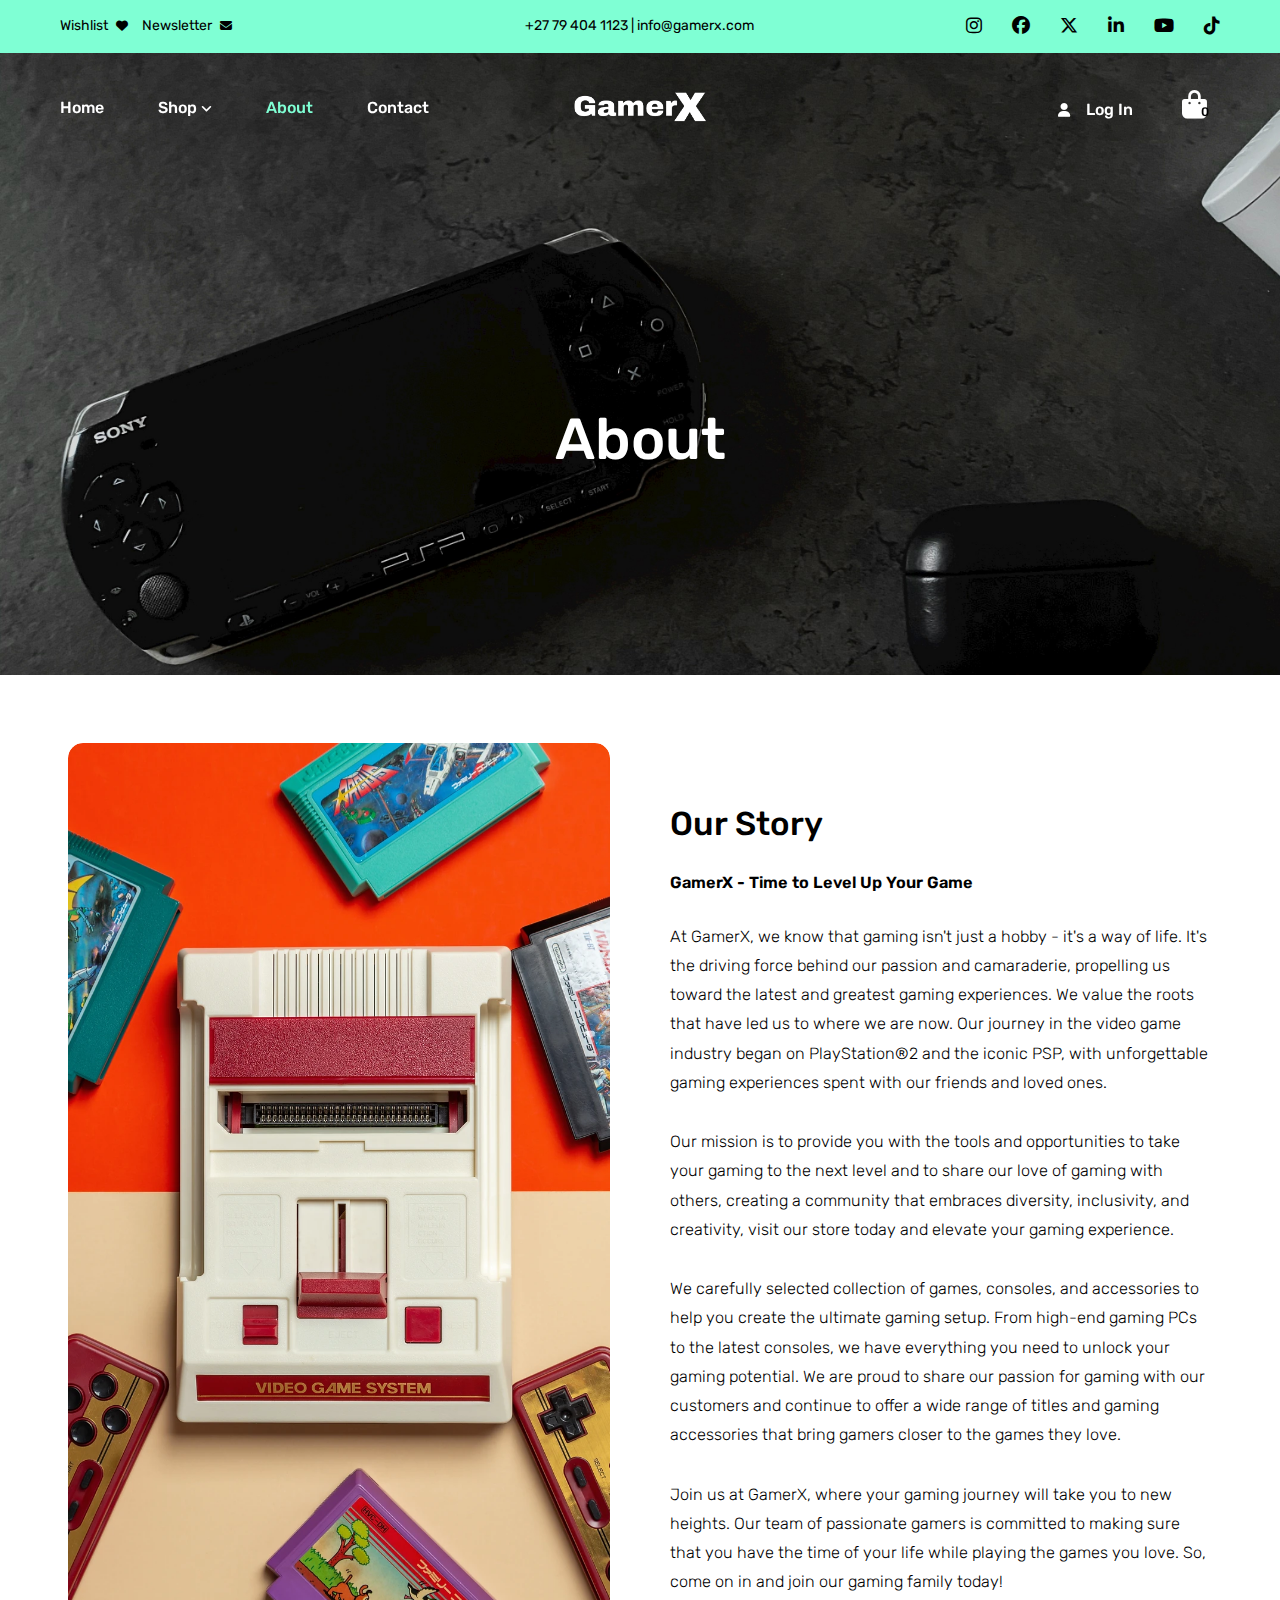
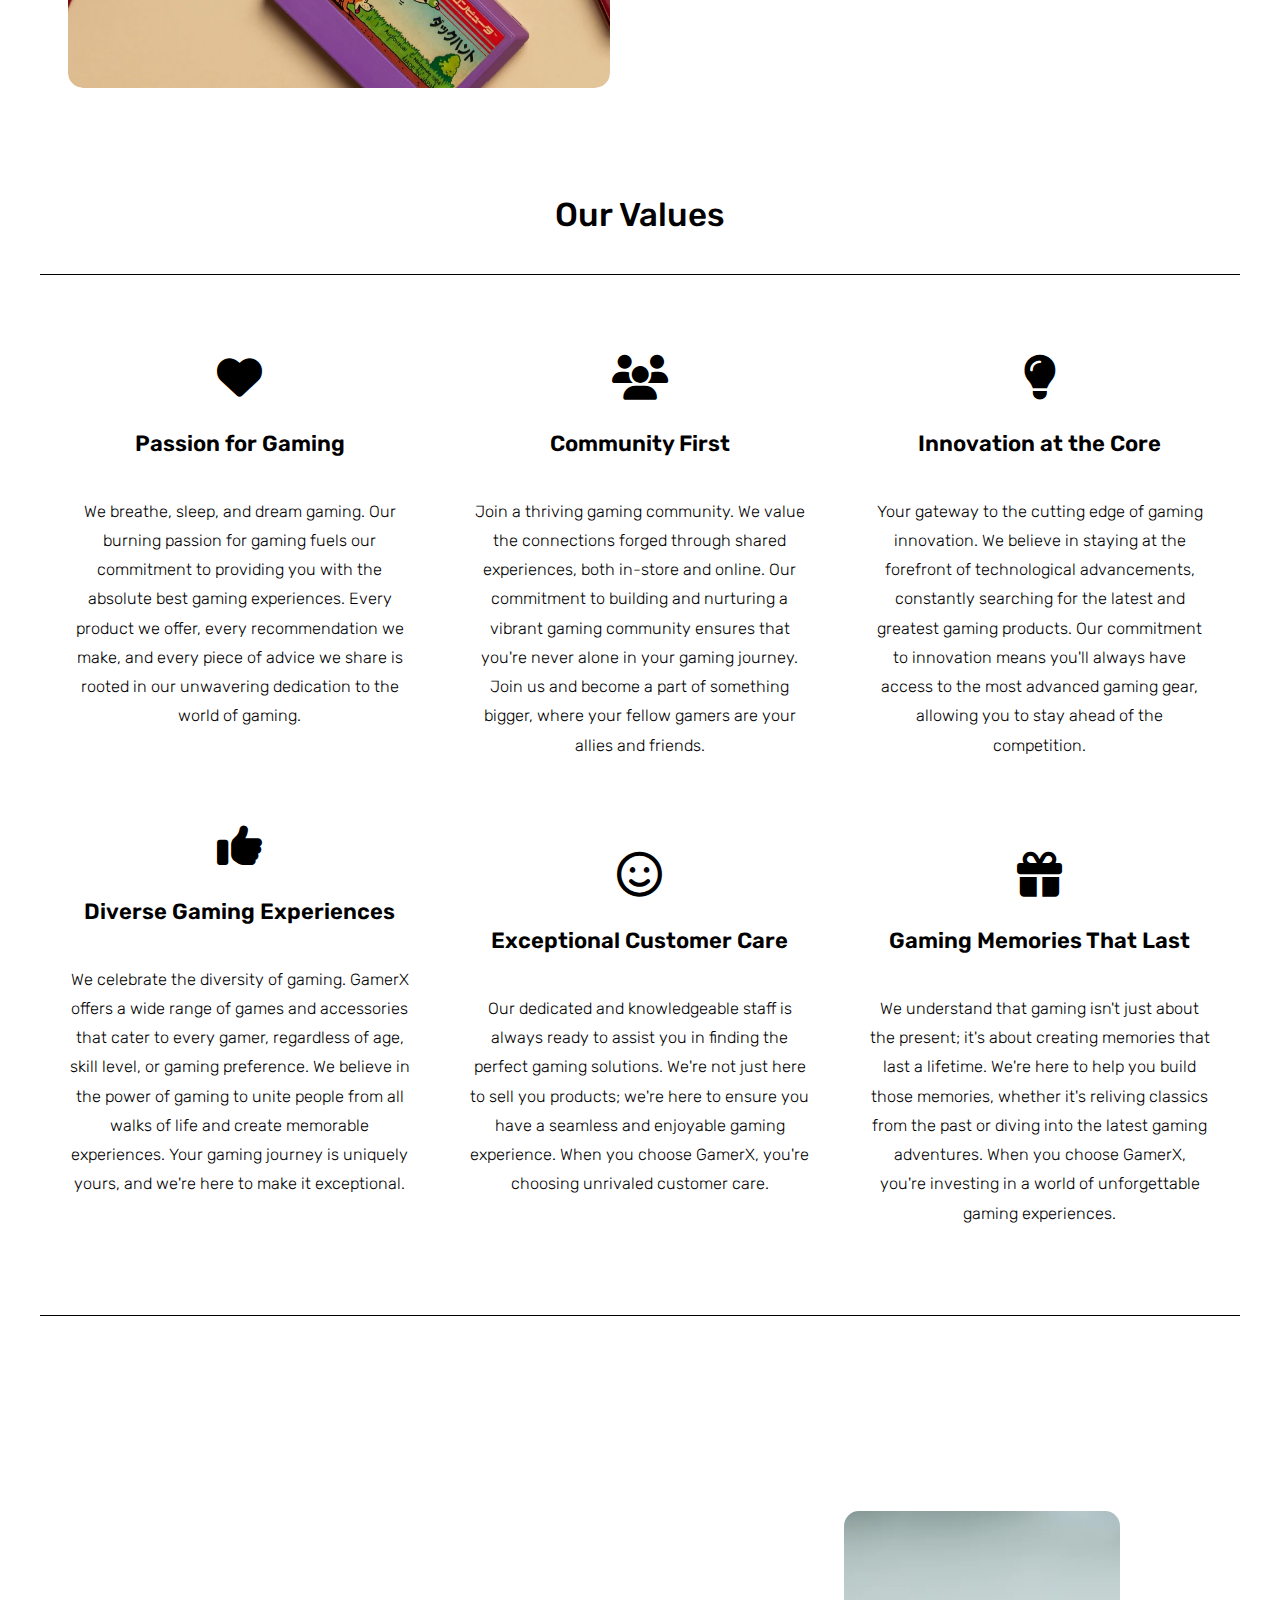
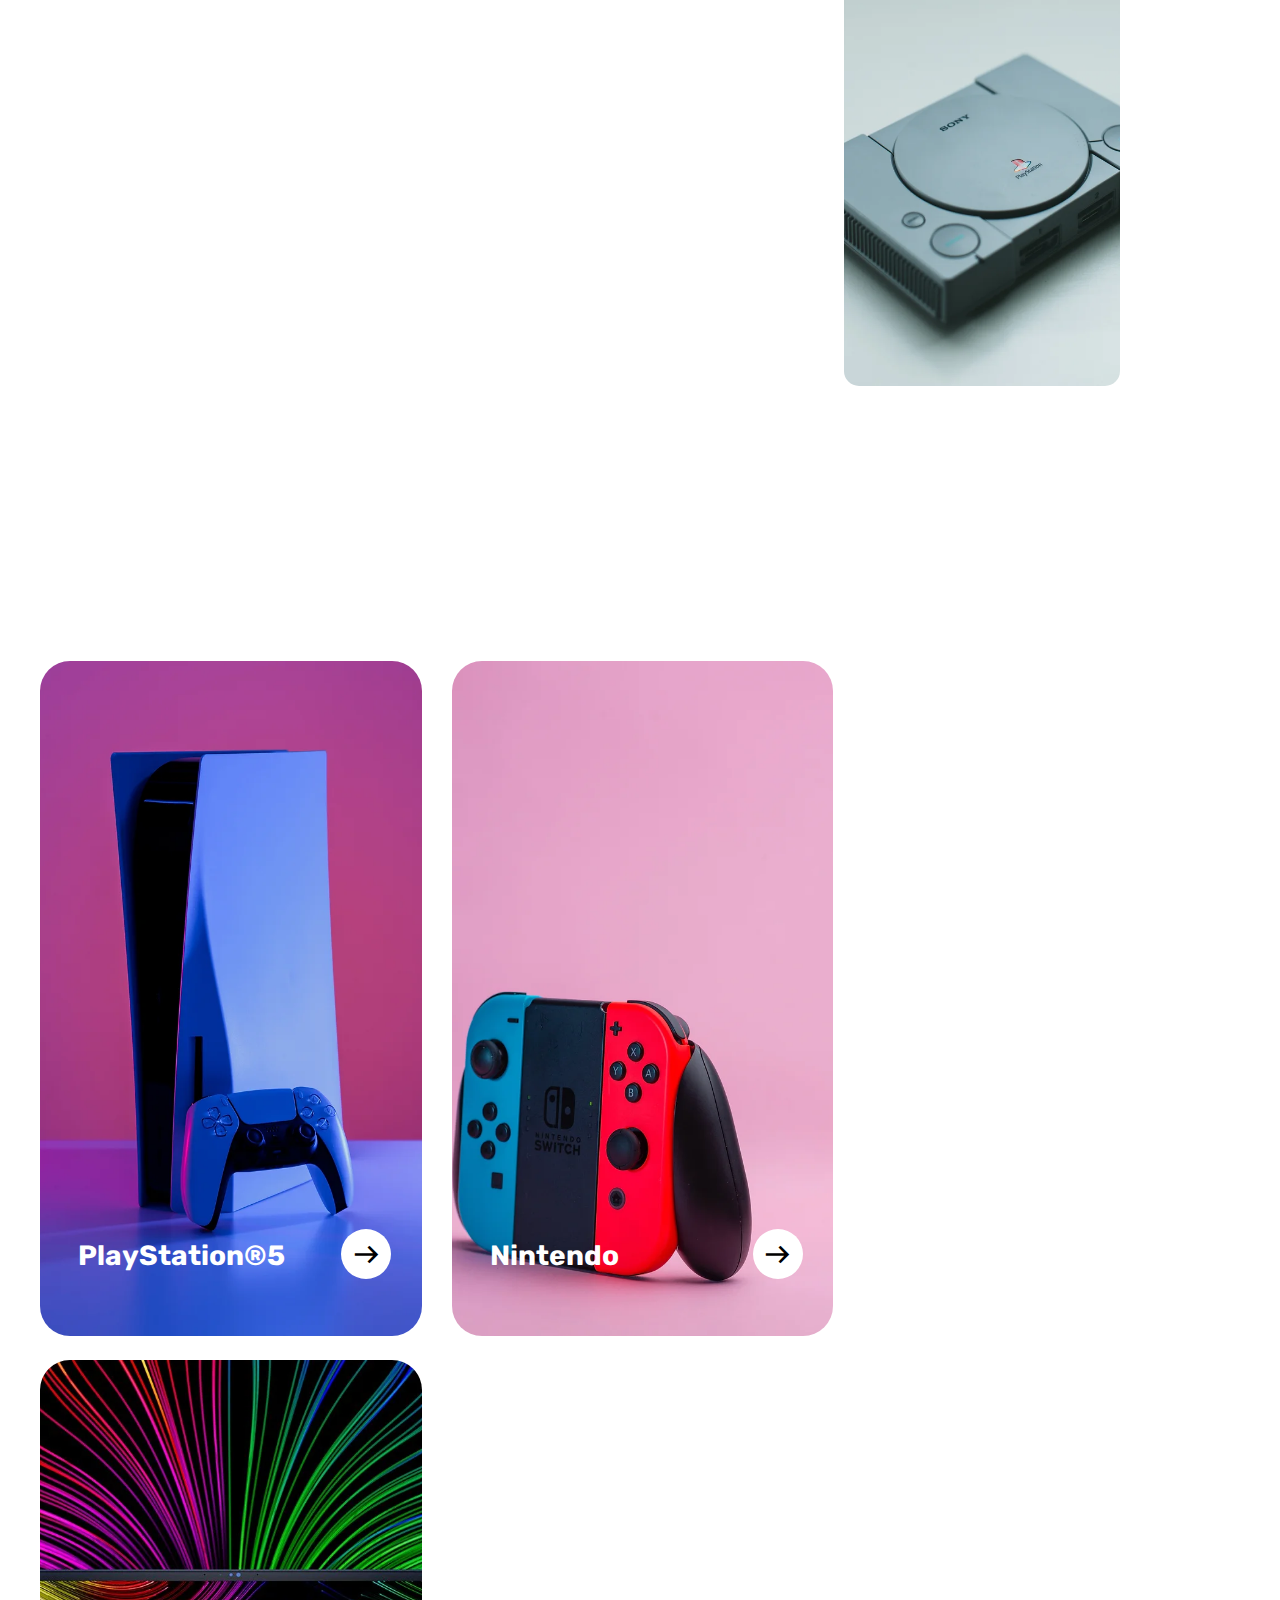
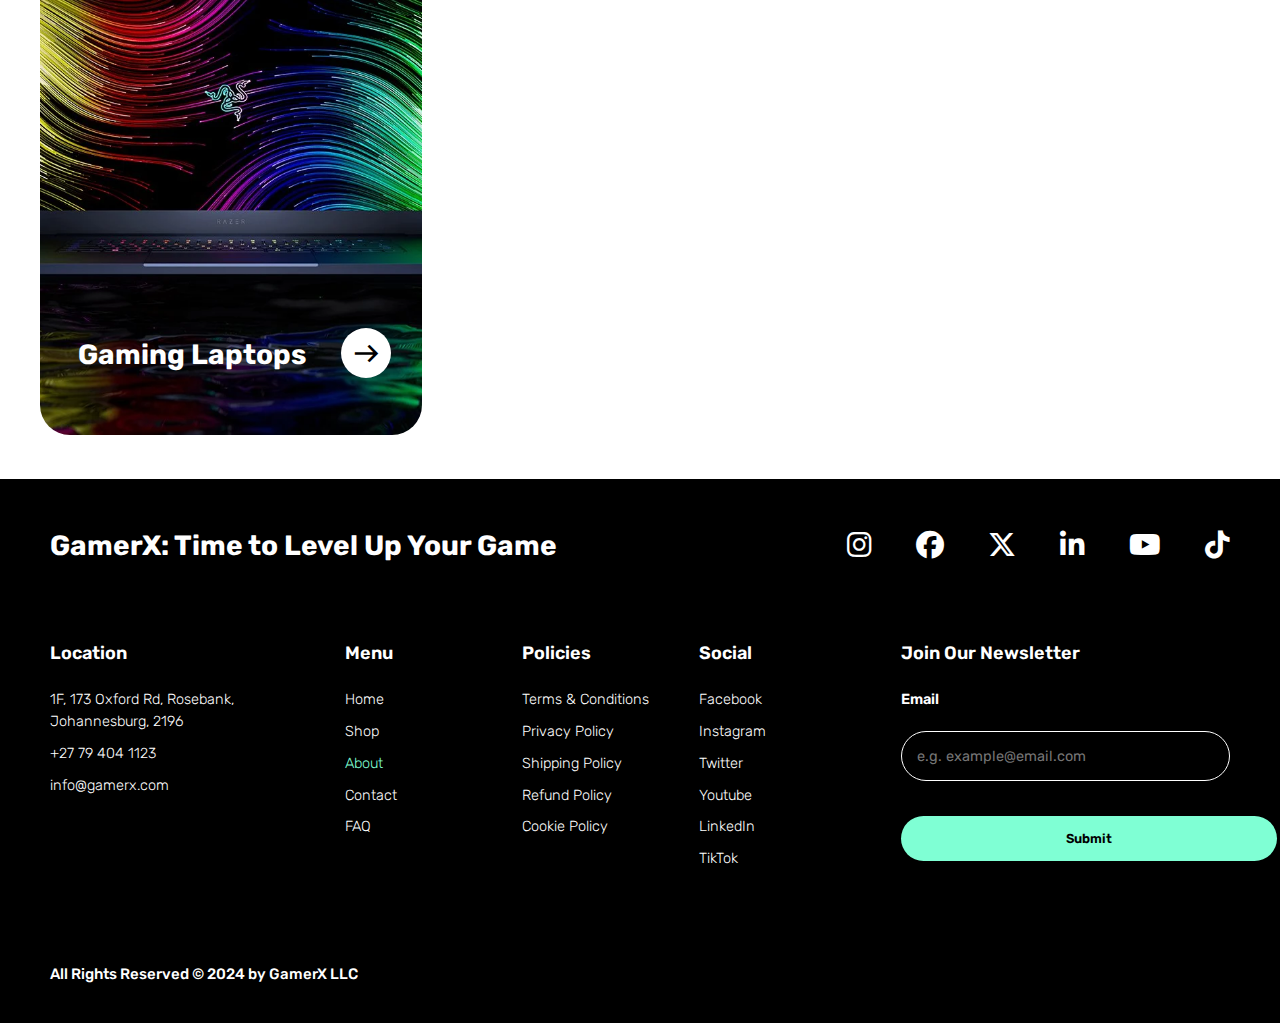
<file: about.html>
<!DOCTYPE html>
<html lang="en">
    <head>
        <meta charset="utf-8">
        <meta name="viewport" content="width=device-width, initial-scale=1.0">
        <link rel="stylesheet" href="style.css">
        <link rel="stylesheet" href="https://cdnjs.cloudflare.com/ajax/libs/font-awesome/6.5.1/css/all.min.css">
        <link rel="stylesheet" href="https://fonts.googleapis.com/css2?family=Material+Symbols+Outlined:opsz,wght,FILL,GRAD@24,400,0,0">
        <link rel="stylesheet" href="https://fonts.googleapis.com/icon?family=Material+Icons">
        <title>About | GamerX</title>
    </head>
    <body>
        <!--Header-->
        <header>
            <div class="topbar">
                <div class="topbarRows">
                    <div class="topbarLeft">
                        <div class="topbarLeftcontent">
                            <a href="wishlist.html">Wishlist <i class="fa-solid fa-heart"></i></a>
                            <button>Newsletter <i class="fa-solid fa-envelope"></i></button>
                        </div>
                    </div>
                    <div class="topbarCenter">
                        <div class="topbarCentercontent">
                            <p>
                                <a href="tel:+27 79 404 1123">+27 79 404 1123</a>
                                |
                                <a href="mailto:info@gamerx.com">info@gamerx.com</a>
                            </p>
                        </div>
                    </div>
                    <div class="topbarRight">
                        <div class="topbarRightcontent">
                            <a href=""><i class="fa-brands fa-instagram"></i></a>
                            <a href=""><i class="fa-brands fa-facebook"></i></a>
                            <a href=""><i class="fa-brands fa-x-twitter"></i></a>
                            <a href=""><i class="fa-brands fa-linkedin-in"></i></a>
                            <a href=""><i class="fa-brands fa-youtube"></i></a>
                            <a href=""><i class="fa-brands fa-tiktok"></i></a>
                        </div>
                    </div>
                </div>
            </div>
            <div class="navigation">
                <div class="navigationrows">
                    <div class="navigationLeft">
                        <div class="navigationLeftcontent">
                            <a href="index.html">Home</a>
                            <a class="sub-menu" href="shop.html">Shop <i class="fas fa-angle-down"></i></a>
                            <a class="active" href="about.html">About</a>
                            <a href="contact.html">Contact</a>
                        </div>
                    </div>
                    <div class="navigationCenter">
                        <a href="index.html"><img src="logo.svg" alt="GamerX: Time to Level Up Your Game"></a>
                    </div>
                    <div class="navigationRight">
                        <div class="navigationRightcontent">
                            <button id="sign-in" class="sign-in"><i class="fa-solid fa-user"></i> Log In</button>
                            <button id="shopping-cart" class="shopping-cart">
                                <i class="fa-solid fa-bag-shopping"></i>
                                <div class="items-shopping">
                                    <p>0</p>
                                </div>
                            </button>
                        </div>
                    </div>
                </div>
            </div>
            <div class="shopsubMenu">
                <div class="shopsubMenurows">
                    <div class="shopsubMenucolumns25">
                        <h3><a href="console.html">Consoles <i class="fa-solid fa-chevron-right"></i></a></h3>
                        <ul class="categories">
                            <li><a href="playstation.html">PlayStation</a></li>
                            <li><a href="xbox.html">Xbox</a></li>
                            <li><a href="nintendo.html">Nintendo</a></li>
                            <li><a href="virtualreality.html">Virtual Reality</a></li>
                        </ul>
                        <h3><a href="storagedevices.html">Storage Devices <i class="fa-solid fa-chevron-right"></i></a></h3>
                        <ul class="categories">
                            <li><a href="extharddrives.html">External Hard Drives</a></li>
                            <li><a href="usbdrives.html">USB Flash Drives</a></li>
                            <li><a href="memcards.html">Memory Cards</a></li>
                        </ul>
                        <h3><a href="controllers.html">Controllers <i class="fa-solid fa-chevron-right"></i></a></h3>
                        <ul class="categories">
                            <li><a href="playstationcontrollers">PS4 & PS5 Controllers</a></li>
                            <li><a href="xboxcontrollers.html">Xbox Controllers</a></li>
                            <li><a href="nintendocontrollers.html">Nintendo Controllers</a></li>
                            <li><a href="steeringwheels.html">Steering Wheels</a></li>
                        </ul>
                    </div>
                    <div class="shopsubMenucolumns25">
                        <h3><a href="pcgamingandgadgets.html">PC Gaming & Gadgets <i class="fa-solid fa-chevron-right"></i></a></h3>
                        <ul class="categories">
                            <li><a href="gaminglaptops.html">Gaming Laptops</a></li>
                            <li><a href="gamingdesktops.html">Gaming Desktops</a></li>
                            <li><a href="smartphoneandtablets.html">Smartphone & Tablets</a></li>
                        </ul>
                        <h3><a href="accessories.html">Accessories <i class="fa-solid fa-chevron-right"></i></a></h3>
                        <ul class="categories">
                            <li><a href="pcpartsandaccessories.html">PC Gaming Parts & Computer Accesssories</a></li>
                            <li><a href="controlleraccessroies.html">Controller Accessories & Skins</a></li>
                            <li><a href="headsetsandspeakers.html">Headsets & Speakers</a></li>
                            <li><a href="gamingchairs.html">Gaming Chairs</a></li>
                        </ul>
                    </div>
                    <div class="shopsubMenucolumns50"></div>
                </div>
            </div>
            <!--Hamburger-->
            <div class="hamburger"></div>
            <!--Mobile Menu-->
            <div class="mobileMenu"></div>
        </header>
        <!--About Us Hero Section-->
        <section class="aboutUsHero">
            <div class="aboutUscontentHero">
                <h1>About</h1>
            </div>
        </section>
        <!--Our Story-->
        <section class="ourstory">
            <div class="ourstoryContainer">
                <div class="ourstorySection">
                    <div class="ourstoryImage">
                        <img src="ourstory.webp" alt="Our Story: Gamerx -Time to Level Up Your Game">
                    </div>
                    <div class="ourstoryContent">
                        <h2>Our Story</h2>
                        <h4>GamerX - Time to Level Up Your Game</h4>
                        <p>At GamerX, we know that gaming isn't just a hobby - it's a way of life. It's the driving force behind our passion and camaraderie, propelling us toward the latest and greatest gaming experiences. We value the roots that have led us to where we are now. Our journey in the video game industry began on PlayStation®2 and the iconic PSP, with unforgettable gaming experiences spent with our friends and loved ones.</p>
                        <p>Our mission is to provide you with the tools and opportunities to take your gaming to the next level and to share our love of gaming with others, creating a community that embraces diversity, inclusivity, and creativity, visit our store today and elevate your gaming experience.</p>
                        <p>We carefully selected collection of games, consoles, and accessories to help you create the ultimate gaming setup. From high-end gaming PCs to the latest consoles, we have everything you need to unlock your gaming potential. We are proud to share our passion for gaming with our customers and continue to offer a wide range of titles and gaming accessories that bring gamers closer to the games they love. </p>
                        <p>Join us at GamerX, where your gaming journey will take you to new heights. Our team of passionate gamers is committed to making sure that you have the time of your life while playing the games you love. So, come on in and join our gaming family today!</p>
                    </div>
                </div>
            </div>
        </section>
        <!--Our Values-->
        <section class="ourValues">
            <h1>Our Values</h1>
            <div class="ourValuescontainer">
                <div class="ourValuesrows">
                    <div class="ourValuescolumns">
                        <div class="valueContainer">
                            <i class="fa-solid fa-heart"></i>
                            <h3>Passion for Gaming</h3>
                            <p>We breathe, sleep, and dream gaming. Our burning passion for gaming fuels our commitment to providing you with the absolute best gaming experiences. Every product we offer, every recommendation we make, and every piece of advice we share is rooted in our unwavering dedication to the world of gaming.</p>
                        </div>
                        <div class="valueContainer">
                            <i class="fa-solid fa-thumbs-up"></i>
                            <h3>Diverse Gaming Experiences</h3>
                            <p>We celebrate the diversity of gaming. GamerX offers a wide range of games and accessories that cater to every gamer, regardless of age, skill level, or gaming preference. We believe in the power of gaming to unite people from all walks of life and create memorable experiences. Your gaming journey is uniquely yours, and we're here to make it exceptional.</p>
                        </div>
                    </div>
                    <div class="ourValuescolumns">
                        <div class="valueContainer">
                            <i class="fa-solid fa-users"></i>
                            <h3>Community First</h3>
                            <p>Join a thriving gaming community. We value the connections forged through shared experiences, both in-store and online. Our commitment to building and nurturing a vibrant gaming community ensures that you're never alone in your gaming journey. Join us and become a part of something bigger, where your fellow gamers are your allies and friends.</p>
                        </div>
                        <div class="valueContainer">
                            <i class="fa-regular fa-face-smile"></i>
                            <h3>Exceptional Customer Care</h3>
                            <p>Our dedicated and knowledgeable staff is always ready to assist you in finding the perfect gaming solutions. We're not just here to sell you products; we're here to ensure you have a seamless and enjoyable gaming experience. When you choose GamerX, you're choosing unrivaled customer care.</p>
                        </div>
                    </div>
                    <div class="ourValuescolumns">
                        <div class="valueContainer">
                            <i class="fa-solid fa-lightbulb"></i>
                            <h3>Innovation at the Core</h3>
                            <p>Your gateway to the cutting edge of gaming innovation. We believe in staying at the forefront of technological advancements, constantly searching for the latest and greatest gaming products. Our commitment to innovation means you'll always have access to the most advanced gaming gear, allowing you to stay ahead of the competition.</p>
                        </div>
                        <div class="valueContainer">
                            <i class="fa-solid fa-gift"></i>
                            <h3>Gaming Memories That Last</h3>
                            <p>We understand that gaming isn't just about the present; it's about creating memories that last a lifetime. We're here to help you build those memories, whether it's reliving classics from the past or diving into the latest gaming adventures. When you choose GamerX, you're investing in a world of unforgettable gaming experiences.</p>
                        </div>
                    </div>
                </div>
            </div>
        </section>
        <!--Our Philisophy-->
        <section class="ourPhilisophy">
            <div class="ourPhilisophycontainer">
                <div class="ourPhilisophyrows">
                    <div class="ourPhilisophycolumns70">
                        <h2>Our Philisophy</h2>
                        <p>At GamerX, our philosophy is rooted in the belief that gaming is more than a pastime; it's a transformative experience. We're committed to elevating gaming by offering the latest innovations, immersive games, and top-tier gear, enabling gamers to reach their full potential. Beyond products, we're dedicated to building a diverse and inclusive gaming community, where every gamer is valued and supported.</p>
                        <p>We understand that gaming is about creating lasting memories, and we're here to help you craft those moments. Your journey is our commitment—to excellence, inclusivity, and the joy of gaming. Welcome to GamerX, where we embrace the power of gaming to connect, elevate, and inspire.</p>
                    </div>
                    <div class="ourPhilisophycolumns30">
                        <img src="ourphilisophy.webp" alt="Our Philisophy here at GamerX - Time to Level Up Your Game">
                    </div>
                </div>
            </div>
        </section>
        <!--Product Categories-->
        <section class="productCategories">
            <div class="productCategoriesrows">
                <div class="productCategoriescolumn">
                    <a href="">
                        <img src="playstation5.webp" alt="">
                        <div class="aboutbutton">
                            <span class="material-symbols-outlined">arrow_right_alt</span>
                        </div>
                    </a>
                    <a href=""><h2>PlayStation®5</h2></a>
                </div>
                <div class="productCategoriescolumn">
                    <a href="">
                        <img src="nintendo.webp" alt="">
                        <div class="aboutbutton">
                            <span class="material-symbols-outlined">arrow_right_alt</span>
                        </div>
                    </a>
                    <a href=""><h2>Nintendo</h2></a>
                </div>
                <div class="productCategoriescolumn">
                    <a href="">
                        <img src="razer.webp" alt="">
                        <div class="aboutbutton">
                            <span class="material-symbols-outlined">arrow_right_alt</span>
                        </div>
                    </a>
                    <a href=""><h2>Gaming Laptops</h2></a>
                </div>
            </div>
        </section>
        <footer>
            <div class="topfooter">
                <div class="topfooterRows">
                    <div class="footerLeft">
                        <h2>GamerX: Time to Level Up Your Game</h2>
                    </div>
                    <div class="footerRight">
                        <a href=""><i class="fa-brands fa-instagram"></i></a>
                        <a href=""><i class="fa-brands fa-facebook"></i></a>
                        <a href=""><i class="fa-brands fa-x-twitter"></i></a>
                        <a href=""><i class="fa-brands fa-linkedin-in"></i></a>
                        <a href=""><i class="fa-brands fa-youtube"></i></a>
                        <a href=""><i class="fa-brands fa-tiktok"></i></a>
                    </div>
                </div>
            </div>
            <div class="middlefooter">
                <div class="middlefooterRows">
                    <div class="middlefooterColumns20">
                        <h3>Location</h3>
                        <a href="https://www.google.com/maps/place/WeWork+-+Coworking+%26+Office+Space/@-26.1458514,28.0438455,15z/data=!4m6!3m5!1s0x1e950dcd57eac3bf:0x2c4556de75b244a5!8m2!3d-26.1458514!4d28.0438455!16s%2Fg%2F11fk4sjcy4?entry=ttu"><p>1F, 173 Oxford Rd, Rosebank,<br> Johannesburg, 2196</p></a>
                        <a href="tel:+27794041123"><p>+27 79 404 1123</p></a>
                        <a href="mailto:infogamerx.com"><p>info@gamerx.com</p></a>
                    </div>
                    <div class="middlefooterColumns15">
                        <h3>Menu</h3>
                        <a href="index.html"><p>Home</p></a>
                        <a href="shop.html"><p>Shop</p></a>
                        <a class="page" href="about.html"><p>About</p></a>
                        <a href="contact.html"><p>Contact</p></a>
                        <a href="faq.html"><p>FAQ</p></a>
                    </div>
                    <div class="middlefooterColumns15">
                        <h3>Policies</h3>
                        <a href="termsandconditions.html"><p>Terms & Conditions</p></a>
                        <a href="privacypolicy.html"><p>Privacy Policy</p></a>
                        <a href="shippingpolicy.html"><p>Shipping Policy</p></a>
                        <a href="refundpolicy.html"><p>Refund Policy</p></a>
                        <a href="cookiepolicy.html"><p>Cookie Policy</p></a>
                    </div>
                    <div class="middlefooterColumns15">
                        <h3>Social</h3>
                        <a href=""><p>Facebook</p></a>
                        <a href=""><p>Instagram</p></a>
                        <a href=""><p>Twitter</p></a>
                        <a href=""><p>Youtube</p></a>
                        <a href=""><p>LinkedIn</p></a>
                        <a href=""><p>TikTok</p></a>
                    </div>
                    <div class="middlefooterColumns35">
                        <div class="footerForm">
                            <h3>Join Our Newsletter</h3>
                            <div class="footerformBox">
                                <form>
                                    <div class="row100footer">
                                        <div class="footerinputBox">
                                            <span>Email</span>
                                            <input type="email" placeholder="e.g. example@email.com" required>
                                        </div>  
                                    </div>
                                    <div class="row100footer">
                                        <input type="submit" value="Submit" class="footer-send-button">
                                    </div>
                                </form>
                            </div>
                        </div>
                    </div>
                </div>
            </div>
            <div class="bottomfooter">
                <p>All Rights Reserved © 2024 by GamerX LLC</p>
            </div>
        </footer>
        <script src=""></script>
    </body>
</html>
</file>
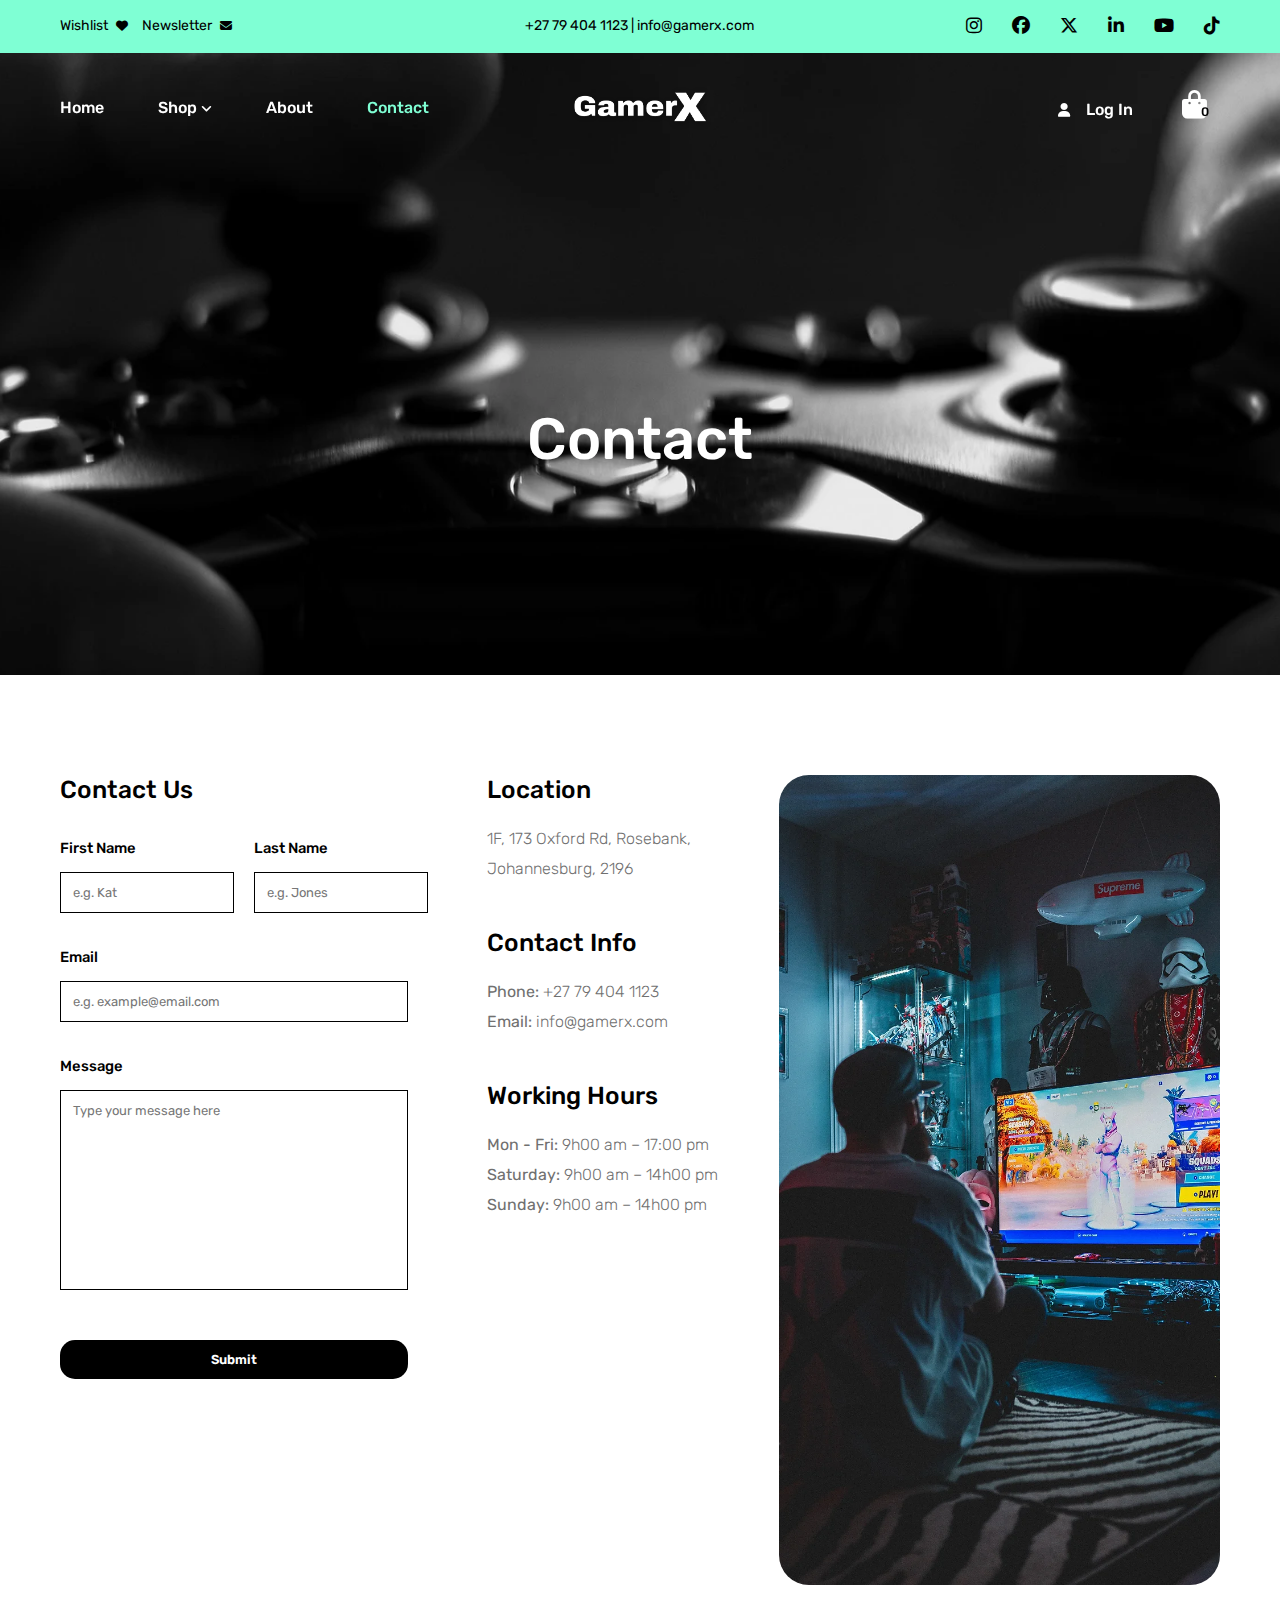
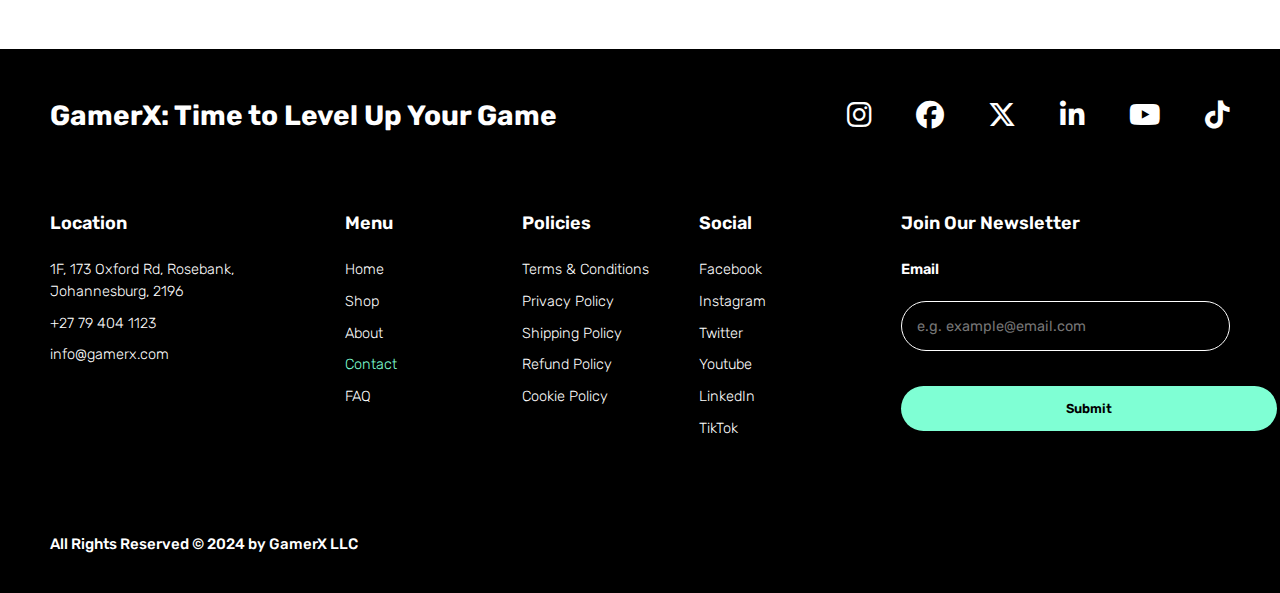
<file: contact.html>
<!DOCTYPE html>
<html lang="en">
    <head>
        <meta charset="utf-8">
        <meta name="viewport" content="width=device-width, initial-scale=1.0">
        <link rel="stylesheet" href="style.css">
        <link rel="stylesheet" href="https://cdnjs.cloudflare.com/ajax/libs/font-awesome/6.5.1/css/all.min.css">
        <link rel="stylesheet" href="https://fonts.googleapis.com/css2?family=Material+Symbols+Outlined:opsz,wght,FILL,GRAD@24,400,0,0" />
        <title>Contact | GamerX</title>
    </head>
    <body>
        <!--Header-->
        <header>
            <div class="topbar">
                <div class="topbarRows">
                    <div class="topbarLeft">
                        <div class="topbarLeftcontent">
                            <a href="wishlist.html">Wishlist <i class="fa-solid fa-heart"></i></a>
                            <button>Newsletter <i class="fa-solid fa-envelope"></i></button>
                        </div>
                    </div>
                    <div class="topbarCenter">
                        <div class="topbarCentercontent">
                            <p>
                                <a href="tel:+27 79 404 1123">+27 79 404 1123</a>
                                |
                                <a href="mailto:info@gamerx.com">info@gamerx.com</a>
                            </p>
                        </div>
                    </div>
                    <div class="topbarRight">
                        <div class="topbarRightcontent">
                            <a href=""><i class="fa-brands fa-instagram"></i></a>
                            <a href=""><i class="fa-brands fa-facebook"></i></a>
                            <a href=""><i class="fa-brands fa-x-twitter"></i></a>
                            <a href=""><i class="fa-brands fa-linkedin-in"></i></a>
                            <a href=""><i class="fa-brands fa-youtube"></i></a>
                            <a href=""><i class="fa-brands fa-tiktok"></i></a>
                        </div>
                    </div>
                </div>
            </div>
            <div class="navigation">
                <div class="navigationrows">
                    <div class="navigationLeft">
                        <div class="navigationLeftcontent">
                            <a href="index.html">Home</a>
                            <a class="sub-menu" href="shop.html">Shop <i class="fas fa-angle-down"></i></a>
                            <a href="about.html">About</a>
                            <a class="active" href="contact.html">Contact</a>
                        </div>
                    </div>
                    <div class="navigationCenter">
                        <a href="index.html"><img src="logo.svg" alt="GamerX: Time to Level Up Your Game"></a>
                    </div>
                    <div class="navigationRight">
                        <div class="navigationRightcontent">
                            <button id="sign-in" class="sign-in"><i class="fa-solid fa-user"></i> Log In</button>
                            <button id="shopping-cart" class="shopping-cart">
                                <i class="fa-solid fa-bag-shopping"></i>
                                <div class="items-shopping">
                                    <p>0</p>
                                </div>
                            </button>
                        </div>
                    </div>
                </div>
            </div>
            <div class="shopsubMenu">
                <div class="shopsubMenurows">
                    <div class="shopsubMenucolumns25">
                        <h3><a href="console.html">Consoles <i class="fa-solid fa-chevron-right"></i></a></h3>
                        <ul class="categories">
                            <li><a href="playstation.html">PlayStation</a></li>
                            <li><a href="xbox.html">Xbox</a></li>
                            <li><a href="nintendo.html">Nintendo</a></li>
                            <li><a href="virtualreality.html">Virtual Reality</a></li>
                        </ul>
                        <h3><a href="storagedevices.html">Storage Devices <i class="fa-solid fa-chevron-right"></i></a></h3>
                        <ul class="categories">
                            <li><a href="extharddrives.html">External Hard Drives</a></li>
                            <li><a href="usbdrives.html">USB Flash Drives</a></li>
                            <li><a href="memcards.html">Memory Cards</a></li>
                        </ul>
                        <h3><a href="controllers.html">Controllers <i class="fa-solid fa-chevron-right"></i></a></h3>
                        <ul class="categories">
                            <li><a href="playstationcontrollers">PS4 & PS5 Controllers</a></li>
                            <li><a href="xboxcontrollers.html">Xbox Controllers</a></li>
                            <li><a href="nintendocontrollers.html">Nintendo Controllers</a></li>
                            <li><a href="steeringwheels.html">Steering Wheels</a></li>
                        </ul>
                    </div>
                    <div class="shopsubMenucolumns25">
                        <h3><a href="pcgamingandgadgets.html">PC Gaming & Gadgets <i class="fa-solid fa-chevron-right"></i></a></h3>
                        <ul class="categories">
                            <li><a href="gaminglaptops.html">Gaming Laptops</a></li>
                            <li><a href="gamingdesktops.html">Gaming Desktops</a></li>
                            <li><a href="smartphoneandtablets.html">Smartphone & Tablets</a></li>
                        </ul>
                        <h3><a href="accessories.html">Accessories <i class="fa-solid fa-chevron-right"></i></a></h3>
                        <ul class="categories">
                            <li><a href="pcpartsandaccessories.html">PC Gaming Parts & Computer Accesssories</a></li>
                            <li><a href="controlleraccessroies.html">Controller Accessories & Skins</a></li>
                            <li><a href="headsetsandspeakers.html">Headsets & Speakers</a></li>
                            <li><a href="gamingchairs.html">Gaming Chairs</a></li>
                        </ul>
                    </div>
                    <div class="shopsubMenucolumns50"></div>
                </div>
            </div>
            <!--Hamburger-->
            <div class="hamburger"></div>
            <!--Mobile Menu-->
            <div class="mobileMenu"></div>
        </header>
        <!--Contact Hero Section-->
        <section class="contactHero">
            <div class="contactUscontent">
                <h1>Contact</h1>
            </div>
        </section>
        <!--Contact Us-->
        <section class="contactContent">
            <div class="contactRows">
                <div class="contactColumns35">
                    <h2>Contact Us</h2>
                    <div class="form">
                        <div class="formBox">
                            <form>
                                <div class="row50contact">
                                    <div class="inputBox">
                                        <span>First Name</span>
                                        <input type="text" placeholder="e.g. Kat" required>
                                    </div>
                                    <div class="inputBox">
                                        <span>Last Name</span>
                                        <input type="text" placeholder="e.g. Jones" required>
                                    </div>
                                </div>
                                <div class="row100contact">
                                    <div class="inputBox">
                                        <span>Email</span>
                                        <input type="email" placeholder="e.g. example@email.com" required>
                                    </div>
                                </div>
                                <div class="row100contact">
                                    <div class="inputBox">
                                        <span>Message</span>
                                        <textarea placeholder="Type your message here" required></textarea>
                                    </div>
                                </div>
                                <div class="row100contact">
                                    <div class="inputBox">
                                        <input type="submit" value="Submit" class="contact-send-button">
                                    </div>
                                </div>
                            </form>
                        </div>
                    </div>
                </div>
                <div class="contactColumn25">
                    <h2>Location</h2>
                    <a href="https://www.google.com/maps/place/WeWork+-+Coworking+%26+Office+Space/@-26.1458514,28.0438455,15z/data=!4m6!3m5!1s0x1e950dcd57eac3bf:0x2c4556de75b244a5!8m2!3d-26.1458514!4d28.0438455!16s%2Fg%2F11fk4sjcy4?entry=ttu">
                        <p>1F, 173 Oxford Rd, Rosebank,
                            <br>
                            Johannesburg, 2196
                        </p>
                    </a>
                    <div class="contactInfo">
                        <h2>Contact Info</h2>
                        <a href="tel:+27 79 404 1123">
                            <p><b>Phone:</b> +27 79 404 1123</p>
                        </a>
                        <a href="mailto:info@gamerx.com">
                            <p><b>Email:</b> info@gamerx.com</p>
                        </a>
                    </div>
                    <h2>Working Hours</h2>
                    <p><b>Mon - Fri:</b> 9h00 am – 17:00 pm
                        <br>
                        <b>Saturday:</b> 9h00 am – 14h00 pm
                        <br>
                        <b>Sunday:</b> 9h00 am – 14h00 pm
                    </p>
                </div>
                <div class="contactColumn40">
                    <img src="contactContent.webp" alt="">
                </div>
            </div>
        </section>
        <footer>
            <div class="topfooter">
                <div class="topfooterRows">
                    <div class="footerLeft">
                        <h2>GamerX: Time to Level Up Your Game</h2>
                    </div>
                    <div class="footerRight">
                        <a href=""><i class="fa-brands fa-instagram"></i></a>
                        <a href=""><i class="fa-brands fa-facebook"></i></a>
                        <a href=""><i class="fa-brands fa-x-twitter"></i></a>
                        <a href=""><i class="fa-brands fa-linkedin-in"></i></a>
                        <a href=""><i class="fa-brands fa-youtube"></i></a>
                        <a href=""><i class="fa-brands fa-tiktok"></i></a>
                    </div>
                </div>
            </div>
            <div class="middlefooter">
                <div class="middlefooterRows">
                    <div class="middlefooterColumns20">
                        <h3>Location</h3>
                        <a href="https://www.google.com/maps/place/WeWork+-+Coworking+%26+Office+Space/@-26.1458514,28.0438455,15z/data=!4m6!3m5!1s0x1e950dcd57eac3bf:0x2c4556de75b244a5!8m2!3d-26.1458514!4d28.0438455!16s%2Fg%2F11fk4sjcy4?entry=ttu"><p>1F, 173 Oxford Rd, Rosebank,<br> Johannesburg, 2196</p></a>
                        <a href="tel:+27794041123"><p>+27 79 404 1123</p></a>
                        <a href="mailto:infogamerx.com"><p>info@gamerx.com</p></a>
                    </div>
                    <div class="middlefooterColumns15">
                        <h3>Menu</h3>
                        <a href="index.html"><p>Home</p></a>
                        <a href="shop.html"><p>Shop</p></a>
                        <a href="about.html"><p>About</p></a>
                        <a class="page" href="contact.html"><p>Contact</p></a>
                        <a href="faq.html"><p>FAQ</p></a>
                    </div>
                    <div class="middlefooterColumns15">
                        <h3>Policies</h3>
                        <a href="termsandconditions.html"><p>Terms & Conditions</p></a>
                        <a href="privacypolicy.html"><p>Privacy Policy</p></a>
                        <a href="shippingpolicy.html"><p>Shipping Policy</p></a>
                        <a href="refundpolicy.html"><p>Refund Policy</p></a>
                        <a href="cookiepolicy.html"><p>Cookie Policy</p></a>
                    </div>
                    <div class="middlefooterColumns15">
                        <h3>Social</h3>
                        <a href=""><p>Facebook</p></a>
                        <a href=""><p>Instagram</p></a>
                        <a href=""><p>Twitter</p></a>
                        <a href=""><p>Youtube</p></a>
                        <a href=""><p>LinkedIn</p></a>
                        <a href=""><p>TikTok</p></a>
                    </div>
                    <div class="middlefooterColumns35">
                        <div class="footerForm">
                            <h3>Join Our Newsletter</h3>
                            <div class="footerformBox">
                                <form>
                                    <div class="row100footer">
                                        <div class="footerinputBox">
                                            <span>Email</span>
                                            <input type="email" placeholder="e.g. example@email.com" required>
                                        </div>  
                                    </div>
                                    <div class="row100footer">
                                        <input type="submit" value="Submit" class="footer-send-button">
                                    </div>
                                </form>
                            </div>
                        </div>
                    </div>
                </div>
            </div>
            <div class="bottomfooter">
                <p>All Rights Reserved © 2024 by GamerX LLC</p>
            </div>
        </footer>
    <script src=""></script>
    </body>
</html>
</file>
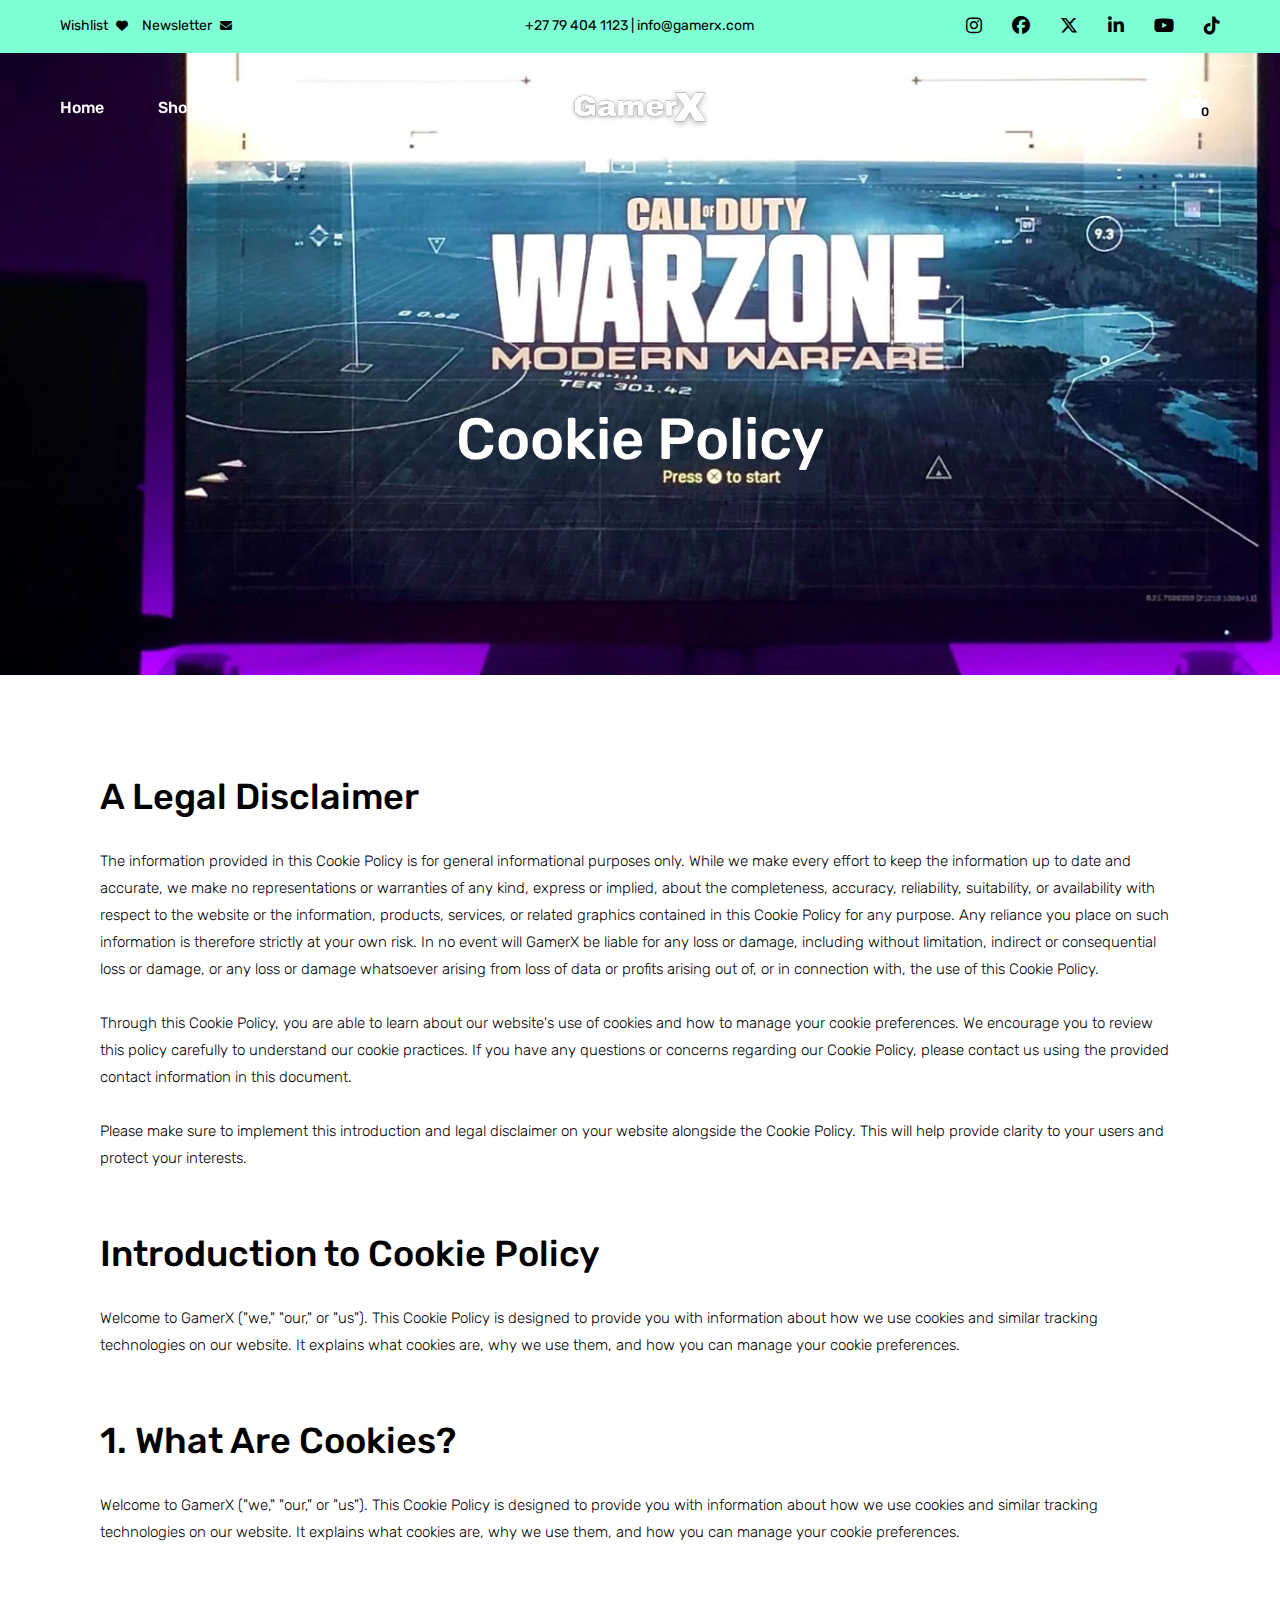
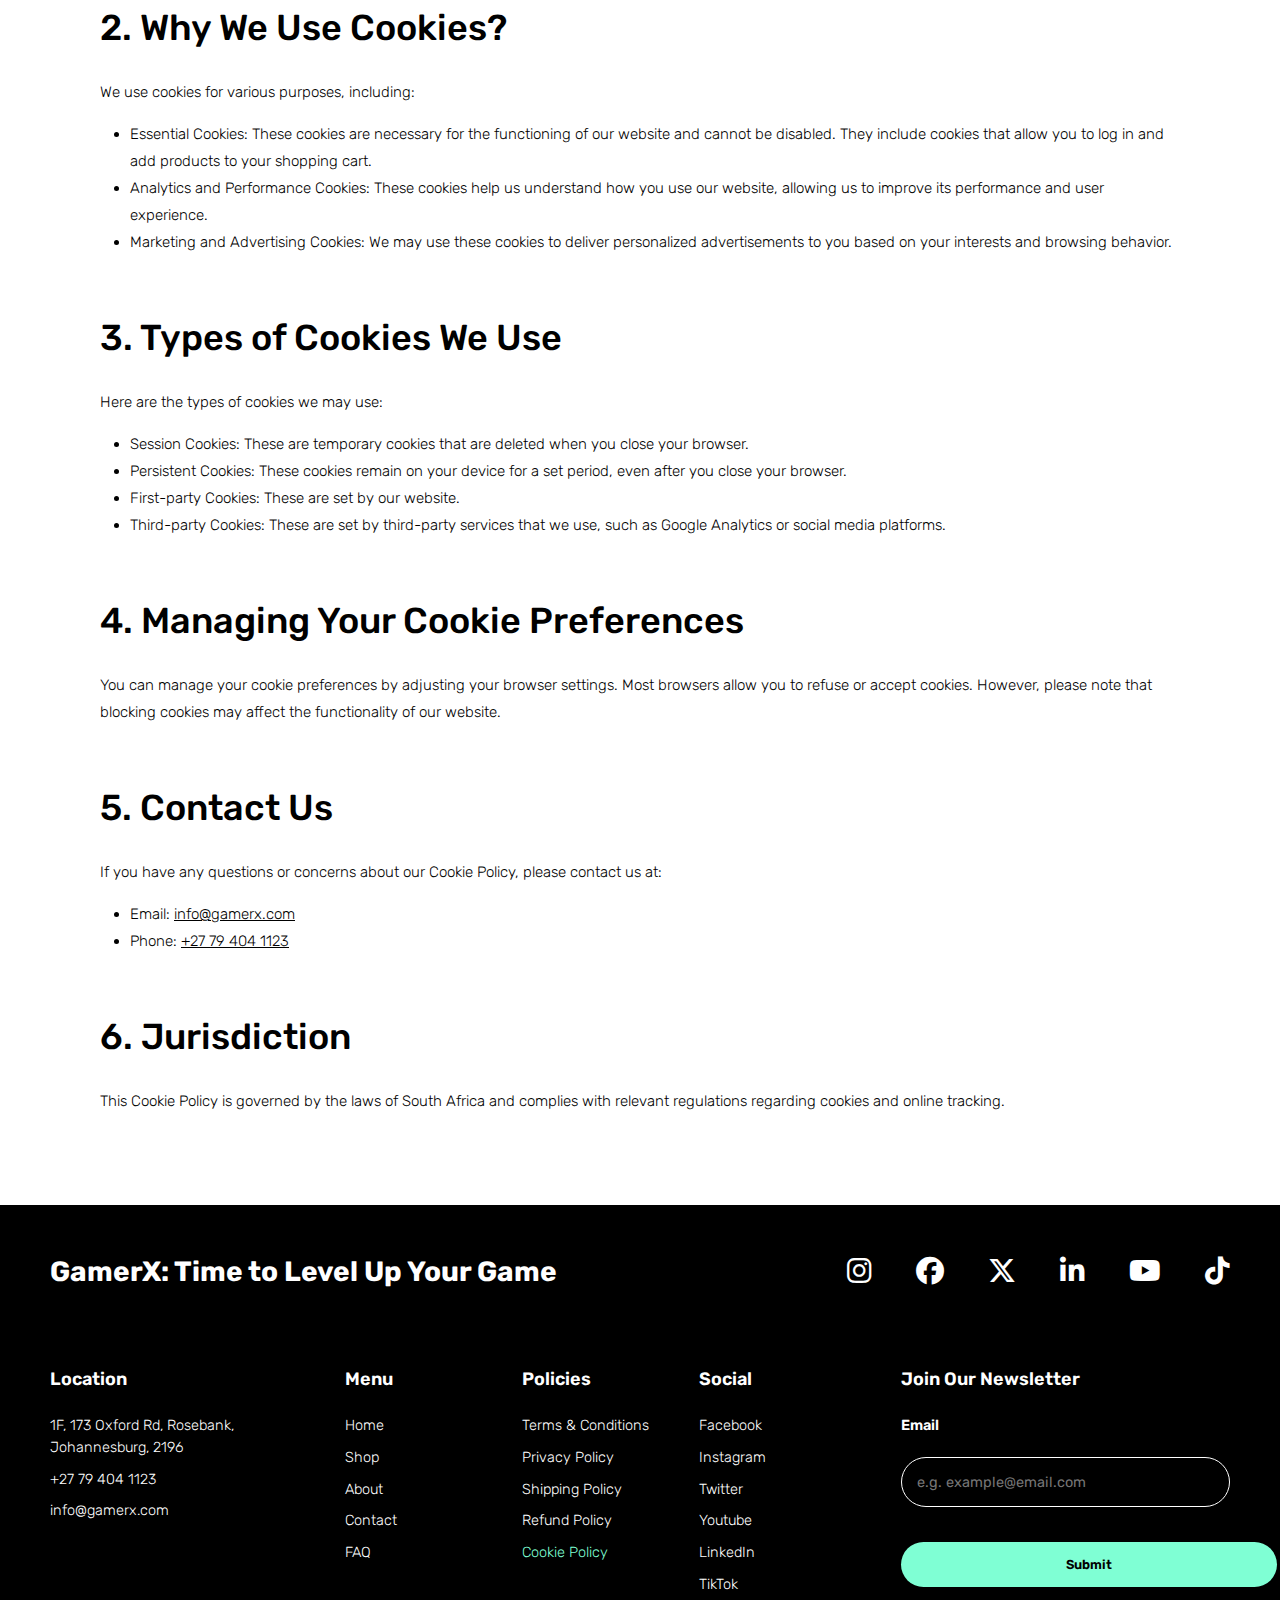
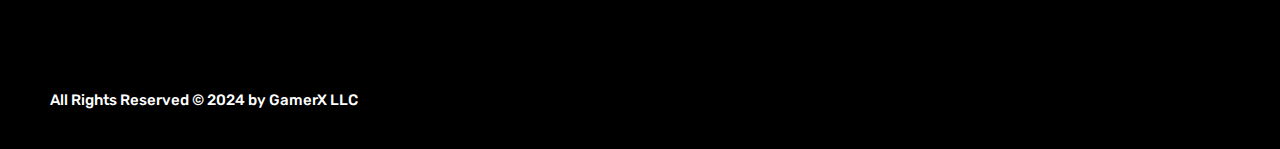
<file: cookiepolicy.html>
<!DOCTYPE html>
<html lang="en">
    <head>
        <meta charset="utf-8">
        <meta name="viewport" content="width=device-width, initial-scale=1.0">
        <link rel="stylesheet" href="style.css">
        <link rel="stylesheet" href="https://cdnjs.cloudflare.com/ajax/libs/font-awesome/6.5.1/css/all.min.css">
        <link rel="stylesheet" href="https://fonts.googleapis.com/css2?family=Material+Symbols+Outlined:opsz,wght,FILL,GRAD@24,400,0,0" />
        <title>Cookie Policy | GamerX</title>
    </head>
    <body>
        <!--Header-->
        <header>
            <div class="topbar">
                <div class="topbarRows">
                    <div class="topbarLeft">
                        <div class="topbarLeftcontent">
                            <a href="wishlist.html">Wishlist <i class="fa-solid fa-heart"></i></a>
                            <button>Newsletter <i class="fa-solid fa-envelope"></i></button>
                        </div>
                    </div>
                    <div class="topbarCenter">
                        <div class="topbarCentercontent">
                            <p>
                                <a href="tel:+27 79 404 1123">+27 79 404 1123</a>
                                |
                                <a href="mailto:info@gamerx.com">info@gamerx.com</a>
                            </p>
                        </div>
                    </div>
                    <div class="topbarRight">
                        <div class="topbarRightcontent">
                            <a href=""><i class="fa-brands fa-instagram"></i></a>
                            <a href=""><i class="fa-brands fa-facebook"></i></a>
                            <a href=""><i class="fa-brands fa-x-twitter"></i></a>
                            <a href=""><i class="fa-brands fa-linkedin-in"></i></a>
                            <a href=""><i class="fa-brands fa-youtube"></i></a>
                            <a href=""><i class="fa-brands fa-tiktok"></i></a>
                        </div>
                    </div>
                </div>
            </div>
            <div class="navigation">
                <div class="navigationrows">
                    <div class="navigationLeft">
                        <div class="navigationLeftcontent">
                            <a href="index.html">Home</a>
                            <a class="sub-menu" href="shop.html">Shop <i class="fas fa-angle-down"></i></a>
                            <a href="about.html">About</a>
                            <a href="contact.html">Contact</a>
                        </div>
                    </div>
                    <div class="navigationCenter">
                        <a href="index.html"><img src="logo.svg" alt="GamerX: Time to Level Up Your Game"></a>
                    </div>
                    <div class="navigationRight">
                        <div class="navigationRightcontent">
                            <button id="sign-in" class="sign-in"><i class="fa-solid fa-user"></i> Log In</button>
                            <button id="shopping-cart" class="shopping-cart">
                                <i class="fa-solid fa-bag-shopping"></i>
                                <div class="items-shopping">
                                    <p>0</p>
                                </div>
                            </button>
                        </div>
                    </div>
                </div>
            </div>
            <div class="shopsubMenu">
                <div class="shopsubMenurows">
                    <div class="shopsubMenucolumns25">
                        <h3><a href="console.html">Consoles <i class="fa-solid fa-chevron-right"></i></a></h3>
                        <ul class="categories">
                            <li><a href="playstation.html">PlayStation</a></li>
                            <li><a href="xbox.html">Xbox</a></li>
                            <li><a href="nintendo.html">Nintendo</a></li>
                            <li><a href="virtualreality.html">Virtual Reality</a></li>
                        </ul>
                        <h3><a href="storagedevices.html">Storage Devices <i class="fa-solid fa-chevron-right"></i></a></h3>
                        <ul class="categories">
                            <li><a href="extharddrives.html">External Hard Drives</a></li>
                            <li><a href="usbdrives.html">USB Flash Drives</a></li>
                            <li><a href="memcards.html">Memory Cards</a></li>
                        </ul>
                        <h3><a href="controllers.html">Controllers <i class="fa-solid fa-chevron-right"></i></a></h3>
                        <ul class="categories">
                            <li><a href="playstationcontrollers">PS4 & PS5 Controllers</a></li>
                            <li><a href="xboxcontrollers.html">Xbox Controllers</a></li>
                            <li><a href="nintendocontrollers.html">Nintendo Controllers</a></li>
                            <li><a href="steeringwheels.html">Steering Wheels</a></li>
                        </ul>
                    </div>
                    <div class="shopsubMenucolumns25">
                        <h3><a href="pcgamingandgadgets.html">PC Gaming & Gadgets <i class="fa-solid fa-chevron-right"></i></a></h3>
                        <ul class="categories">
                            <li><a href="gaminglaptops.html">Gaming Laptops</a></li>
                            <li><a href="gamingdesktops.html">Gaming Desktops</a></li>
                            <li><a href="smartphoneandtablets.html">Smartphone & Tablets</a></li>
                        </ul>
                        <h3><a href="accessories.html">Accessories <i class="fa-solid fa-chevron-right"></i></a></h3>
                        <ul class="categories">
                            <li><a href="pcpartsandaccessories.html">PC Gaming Parts & Computer Accesssories</a></li>
                            <li><a href="controlleraccessroies.html">Controller Accessories & Skins</a></li>
                            <li><a href="headsetsandspeakers.html">Headsets & Speakers</a></li>
                            <li><a href="gamingchairs.html">Gaming Chairs</a></li>
                        </ul>
                    </div>
                    <div class="shopsubMenucolumns50"></div>
                </div>
            </div>
            <!--Hamburger-->
            <div class="hamburger"></div>
            <!--Mobile Menu-->
            <div class="mobileMenu"></div>
        </header>
        <!--Terms and Conditions Hero-->
        <section class="cookieHero">
            <div class="cookieContent">
                <h1>Cookie Policy</h1>
            </div>
        </section>
        <section class="cookiepolicyContent">
            <h2>A Legal Disclaimer</h2>
            <p>
                The information provided in this Cookie Policy is for general informational purposes only. While we make every effort to keep the information up to date and accurate, we make no representations or warranties of any kind, express or implied, about the completeness, accuracy, reliability, suitability, or availability with respect to the website or the information, products, services, or related graphics contained in this Cookie Policy for any purpose. Any reliance you place on such information is therefore strictly at your own risk. In no event will GamerX be liable for any loss or damage, including without limitation, indirect or consequential loss or damage, or any loss or damage whatsoever arising from loss of data or profits arising out of, or in connection with, the use of this Cookie Policy.
                <br>
                <br>
                Through this Cookie Policy, you are able to learn about our website's use of cookies and how to manage your cookie preferences. We encourage you to review this policy carefully to understand our cookie practices. If you have any questions or concerns regarding our Cookie Policy, please contact us using the provided contact information in this document.
                <br>
                <br>
                Please make sure to implement this introduction and legal disclaimer on your website alongside the Cookie Policy. This will help provide clarity to your users and protect your interests.
            </p>
            <h2>Introduction to Cookie Policy</h2>
            <p>Welcome to GamerX ("we," "our," or "us"). This Cookie Policy is designed to provide you with information about how we use cookies and similar tracking technologies on our website. It explains what cookies are, why we use them, and how you can manage your cookie preferences.</p>
            <h2>1. What Are Cookies?</h2>
            <p>Welcome to GamerX ("we," "our," or "us"). This Cookie Policy is designed to provide you with information about how we use cookies and similar tracking technologies on our website. It explains what cookies are, why we use them, and how you can manage your cookie preferences.</p>
            <h2>2. Why We Use Cookies?</h2>
            <ul>
                We use cookies for various purposes, including:
                <li>Essential Cookies: These cookies are necessary for the functioning of our website and cannot be disabled. They include cookies that allow you to log in and add products to your shopping cart.</li>
                <li>Analytics and Performance Cookies: These cookies help us understand how you use our website, allowing us to improve its performance and user experience.</li>
                <li>Marketing and Advertising Cookies: We may use these cookies to deliver personalized advertisements to you based on your interests and browsing behavior.</li>
            </ul>
            <h2>3. Types of Cookies We Use</h2>
            <ul>
                Here are the types of cookies we may use:
                <li>Session Cookies: These are temporary cookies that are deleted when you close your browser.</li>
                <li>Persistent Cookies: These cookies remain on your device for a set period, even after you close your browser.</li>
                <li>First-party Cookies: These are set by our website.</li>
                <li>Third-party Cookies: These are set by third-party services that we use, such as Google Analytics or social media platforms.</li>
            </ul>
            <h2>4. Managing Your Cookie Preferences</h2>
            <p>You can manage your cookie preferences by adjusting your browser settings. Most browsers allow you to refuse or accept cookies. However, please note that blocking cookies may affect the functionality of our website.</p>
            <h2>5. Contact Us</h2>
            <ul>
                If you have any questions or concerns about our Cookie Policy, please contact us at:
                <li>Email: <a href="mailto:info@gamerx.com">info@gamerx.com</a></li>
                <li>Phone: <a href="tel:+27794041123">+27 79 404 1123</a></li>
            </ul>
            <h2>6. Jurisdiction </h2>
            <p>This Cookie Policy is governed by the laws of South Africa and complies with relevant regulations regarding cookies and online tracking.</p>
        </section>
        <footer>
            <div class="topfooter">
                <div class="topfooterRows">
                    <div class="footerLeft">
                        <h2>GamerX: Time to Level Up Your Game</h2>
                    </div>
                    <div class="footerRight">
                        <a href=""><i class="fa-brands fa-instagram"></i></a>
                        <a href=""><i class="fa-brands fa-facebook"></i></a>
                        <a href=""><i class="fa-brands fa-x-twitter"></i></a>
                        <a href=""><i class="fa-brands fa-linkedin-in"></i></a>
                        <a href=""><i class="fa-brands fa-youtube"></i></a>
                        <a href=""><i class="fa-brands fa-tiktok"></i></a>
                    </div>
                </div>
            </div>
            <div class="middlefooter">
                <div class="middlefooterRows">
                    <div class="middlefooterColumns20">
                        <h3>Location</h3>
                        <a href="https://www.google.com/maps/place/WeWork+-+Coworking+%26+Office+Space/@-26.1458514,28.0438455,15z/data=!4m6!3m5!1s0x1e950dcd57eac3bf:0x2c4556de75b244a5!8m2!3d-26.1458514!4d28.0438455!16s%2Fg%2F11fk4sjcy4?entry=ttu"><p>1F, 173 Oxford Rd, Rosebank,<br> Johannesburg, 2196</p></a>
                        <a href="tel:+27794041123"><p>+27 79 404 1123</p></a>
                        <a href="mailto:infogamerx.com"><p>info@gamerx.com</p></a>
                    </div>
                    <div class="middlefooterColumns15">
                        <h3>Menu</h3>
                        <a href="index.html"><p>Home</p></a>
                        <a href="shop.html"><p>Shop</p></a>
                        <a href="about.html"><p>About</p></a>
                        <a href="contact.html"><p>Contact</p></a>
                        <a href="faq.html"><p>FAQ</p></a>
                    </div>
                    <div class="middlefooterColumns15">
                        <h3>Policies</h3>
                        <a href="termsandconditions.html"><p>Terms & Conditions</p></a>
                        <a href="privacypolicy.html"><p>Privacy Policy</p></a>
                        <a href="shippingpolicy.html"><p>Shipping Policy</p></a>
                        <a href="refundpolicy.html"><p>Refund Policy</p></a>
                        <a class="page" href="cookiepolicy.html"><p>Cookie Policy</p></a>
                    </div>
                    <div class="middlefooterColumns15">
                        <h3>Social</h3>
                        <a href=""><p>Facebook</p></a>
                        <a href=""><p>Instagram</p></a>
                        <a href=""><p>Twitter</p></a>
                        <a href=""><p>Youtube</p></a>
                        <a href=""><p>LinkedIn</p></a>
                        <a href=""><p>TikTok</p></a>
                    </div>
                    <div class="middlefooterColumns35">
                        <div class="footerForm">
                            <h3>Join Our Newsletter</h3>
                            <div class="footerformBox">
                                <form>
                                    <div class="row100footer">
                                        <div class="footerinputBox">
                                            <span>Email</span>
                                            <input type="email" placeholder="e.g. example@email.com" required>
                                        </div>  
                                    </div>
                                    <div class="row100footer">
                                        <input type="submit" value="Submit" class="footer-send-button">
                                    </div>
                                </form>
                            </div>
                        </div>
                    </div>
                </div>
            </div>
            <div class="bottomfooter">
                <p>All Rights Reserved © 2024 by GamerX LLC</p>
            </div>
        </footer>
        <script src=""></script>
    </body>
</html>
</file>
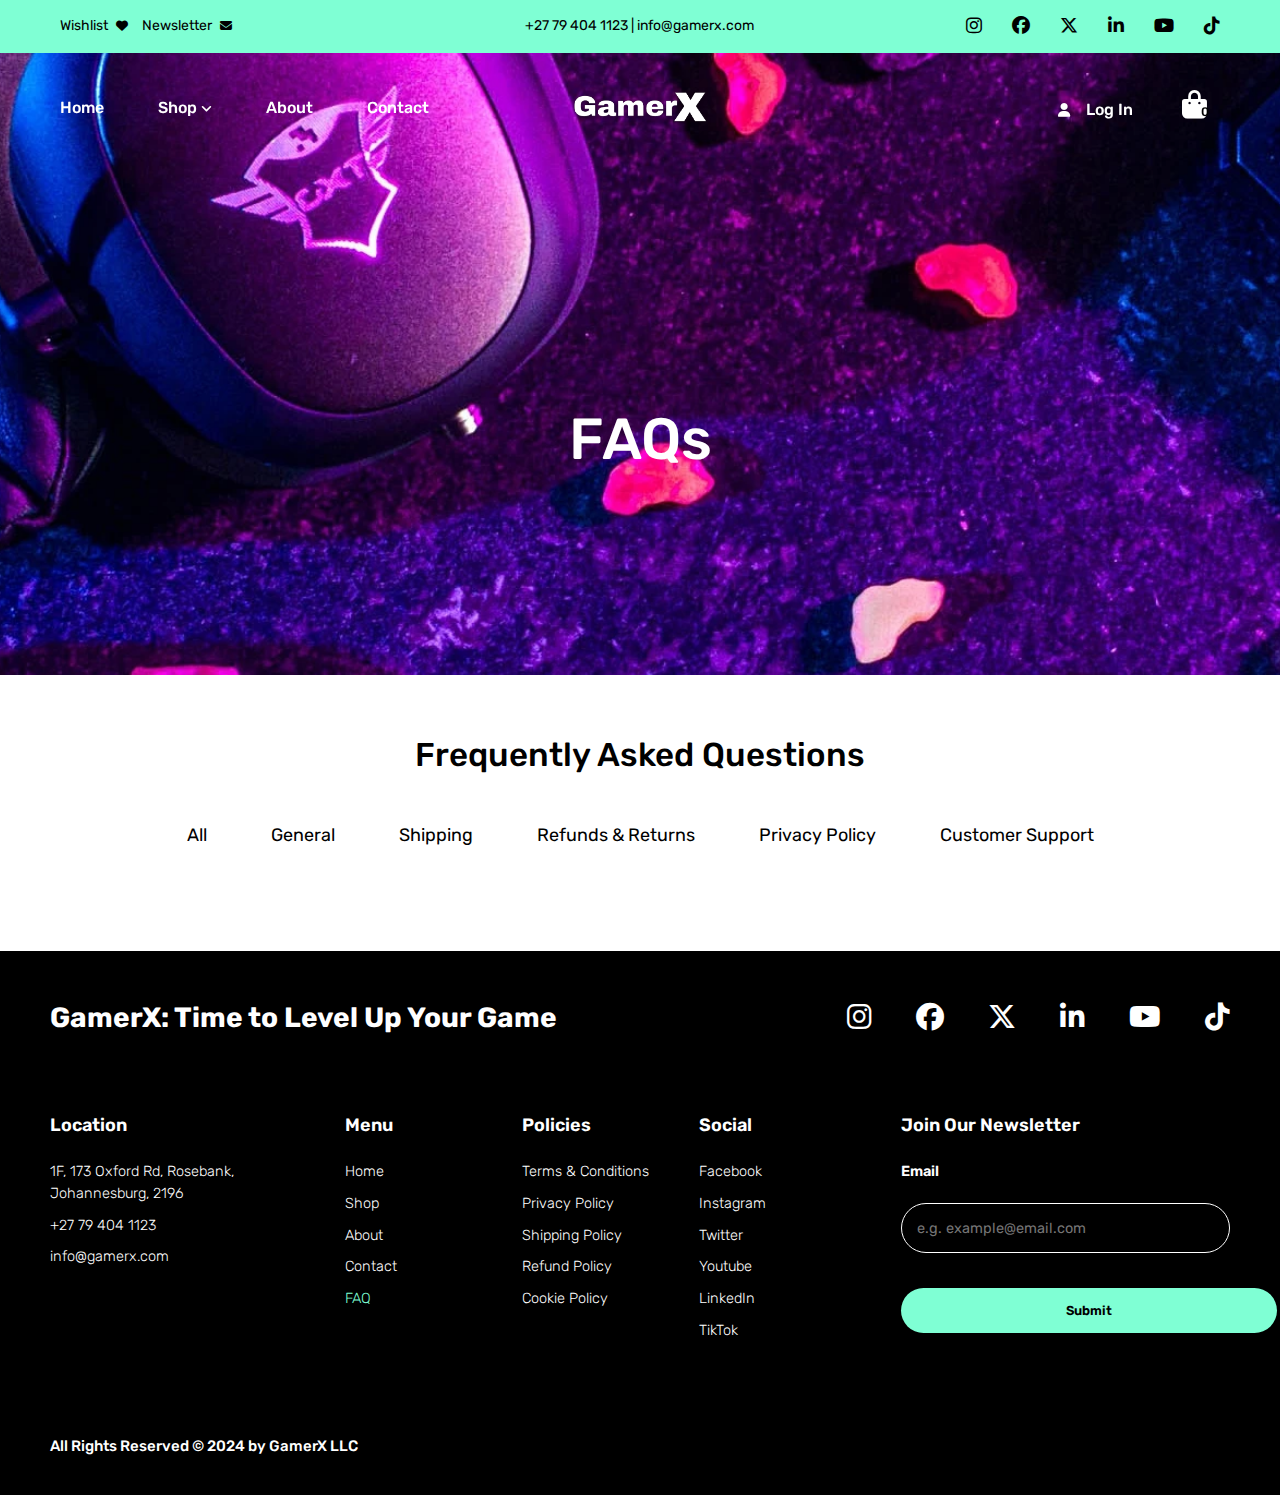
<file: faq.html>
<!DOCTYPE html>
<html lang="en">
    <head>
        <meta charset="utf-8">
        <meta name="viewport" content="width=device-width, initial-scale=1.0">
        <link rel="stylesheet" href="style.css">
        <link rel="stylesheet" href="https://cdnjs.cloudflare.com/ajax/libs/font-awesome/6.5.1/css/all.min.css">
        <link rel="stylesheet" href="https://fonts.googleapis.com/css2?family=Material+Symbols+Outlined:opsz,wght,FILL,GRAD@24,400,0,0" />
        <title>FAQs | GamerX</title>
    </head>
    <body>
        <!--Header-->
        <header>
            <div class="topbar">
                <div class="topbarRows">
                    <div class="topbarLeft">
                        <div class="topbarLeftcontent">
                            <a href="wishlist.html">Wishlist <i class="fa-solid fa-heart"></i></a>
                            <button>Newsletter <i class="fa-solid fa-envelope"></i></button>
                        </div>
                    </div>
                    <div class="topbarCenter">
                        <div class="topbarCentercontent">
                            <p>
                                <a href="tel:+27 79 404 1123">+27 79 404 1123</a>
                                |
                                <a href="mailto:info@gamerx.com">info@gamerx.com</a>
                            </p>
                        </div>
                    </div>
                    <div class="topbarRight">
                        <div class="topbarRightcontent">
                            <a href=""><i class="fa-brands fa-instagram"></i></a>
                            <a href=""><i class="fa-brands fa-facebook"></i></a>
                            <a href=""><i class="fa-brands fa-x-twitter"></i></a>
                            <a href=""><i class="fa-brands fa-linkedin-in"></i></a>
                            <a href=""><i class="fa-brands fa-youtube"></i></a>
                            <a href=""><i class="fa-brands fa-tiktok"></i></a>
                        </div>
                    </div>
                </div>
            </div>
            <div class="navigation">
                <div class="navigationrows">
                    <div class="navigationLeft">
                        <div class="navigationLeftcontent">
                            <a href="index.html">Home</a>
                            <a class="sub-menu" href="shop.html">Shop <i class="fas fa-angle-down"></i></a>
                            <a href="about.html">About</a>
                            <a href="contact.html">Contact</a>
                        </div>
                    </div>
                    <div class="navigationCenter">
                        <a href="index.html"><img src="logo.svg" alt="GamerX: Time to Level Up Your Game"></a>
                    </div>
                    <div class="navigationRight">
                        <div class="navigationRightcontent">
                            <button id="sign-in" class="sign-in"><i class="fa-solid fa-user"></i> Log In</button>
                            <button id="shopping-cart" class="shopping-cart">
                                <i class="fa-solid fa-bag-shopping"></i>
                                <div class="items-shopping">
                                    <p>0</p>
                                </div>
                            </button>
                        </div>
                    </div>
                </div>
            </div>
            <div class="shopsubMenu">
                <div class="shopsubMenurows">
                    <div class="shopsubMenucolumns25">
                        <h3><a href="console.html">Consoles <i class="fa-solid fa-chevron-right"></i></a></h3>
                        <ul class="categories">
                            <li><a href="playstation.html">PlayStation</a></li>
                            <li><a href="xbox.html">Xbox</a></li>
                            <li><a href="nintendo.html">Nintendo</a></li>
                            <li><a href="virtualreality.html">Virtual Reality</a></li>
                        </ul>
                        <h3><a href="storagedevices.html">Storage Devices <i class="fa-solid fa-chevron-right"></i></a></h3>
                        <ul class="categories">
                            <li><a href="extharddrives.html">External Hard Drives</a></li>
                            <li><a href="usbdrives.html">USB Flash Drives</a></li>
                            <li><a href="memcards.html">Memory Cards</a></li>
                        </ul>
                        <h3><a href="controllers.html">Controllers <i class="fa-solid fa-chevron-right"></i></a></h3>
                        <ul class="categories">
                            <li><a href="playstationcontrollers">PS4 & PS5 Controllers</a></li>
                            <li><a href="xboxcontrollers.html">Xbox Controllers</a></li>
                            <li><a href="nintendocontrollers.html">Nintendo Controllers</a></li>
                            <li><a href="steeringwheels.html">Steering Wheels</a></li>
                        </ul>
                    </div>
                    <div class="shopsubMenucolumns25">
                        <h3><a href="pcgamingandgadgets.html">PC Gaming & Gadgets <i class="fa-solid fa-chevron-right"></i></a></h3>
                        <ul class="categories">
                            <li><a href="gaminglaptops.html">Gaming Laptops</a></li>
                            <li><a href="gamingdesktops.html">Gaming Desktops</a></li>
                            <li><a href="smartphoneandtablets.html">Smartphone & Tablets</a></li>
                        </ul>
                        <h3><a href="accessories.html">Accessories <i class="fa-solid fa-chevron-right"></i></a></h3>
                        <ul class="categories">
                            <li><a href="pcpartsandaccessories.html">PC Gaming Parts & Computer Accesssories</a></li>
                            <li><a href="controlleraccessroies.html">Controller Accessories & Skins</a></li>
                            <li><a href="headsetsandspeakers.html">Headsets & Speakers</a></li>
                            <li><a href="gamingchairs.html">Gaming Chairs</a></li>
                        </ul>
                    </div>
                    <div class="shopsubMenucolumns50"></div>
                </div>
            </div>
            <!--Hamburger-->
            <div class="hamburger"></div>
            <!--Mobile Menu-->
            <div class="mobileMenu"></div>
        </header>
        <!--FAQ Hero-->
        <section class="faqHero">
            <div class="faqHerocontent">
                <h1>FAQs</h1>
            </div>
        </section>
        <!--FAQ Content-->
        <section class="faqContent">
            <h1>Frequently asked questions</h1>
            <div class="faqContenttabButtons">
                <button class="active">All</button>
                <button>General</button>
                <button>Shipping</button>
                <button>Refunds & Returns</button>
                <button>Privacy Policy</button>
                <button>Customer Support</button>
            </div>
            <div class="faqTabs"></div>
        </section>
        <footer>
            <div class="topfooter">
                <div class="topfooterRows">
                    <div class="footerLeft">
                        <h2>GamerX: Time to Level Up Your Game</h2>
                    </div>
                    <div class="footerRight">
                        <a href=""><i class="fa-brands fa-instagram"></i></a>
                        <a href=""><i class="fa-brands fa-facebook"></i></a>
                        <a href=""><i class="fa-brands fa-x-twitter"></i></a>
                        <a href=""><i class="fa-brands fa-linkedin-in"></i></a>
                        <a href=""><i class="fa-brands fa-youtube"></i></a>
                        <a href=""><i class="fa-brands fa-tiktok"></i></a>
                    </div>
                </div>
            </div>
            <div class="middlefooter">
                <div class="middlefooterRows">
                    <div class="middlefooterColumns20">
                        <h3>Location</h3>
                        <a href="https://www.google.com/maps/place/WeWork+-+Coworking+%26+Office+Space/@-26.1458514,28.0438455,15z/data=!4m6!3m5!1s0x1e950dcd57eac3bf:0x2c4556de75b244a5!8m2!3d-26.1458514!4d28.0438455!16s%2Fg%2F11fk4sjcy4?entry=ttu"><p>1F, 173 Oxford Rd, Rosebank,<br> Johannesburg, 2196</p></a>
                        <a href="tel:+27794041123"><p>+27 79 404 1123</p></a>
                        <a href="mailto:infogamerx.com"><p>info@gamerx.com</p></a>
                    </div>
                    <div class="middlefooterColumns15">
                        <h3>Menu</h3>
                        <a href="index.html"><p>Home</p></a>
                        <a href="shop.html"><p>Shop</p></a>
                        <a href="about.html"><p>About</p></a>
                        <a href="contact.html"><p>Contact</p></a>
                        <a class="page" href="faq.html"><p>FAQ</p></a>
                    </div>
                    <div class="middlefooterColumns15">
                        <h3>Policies</h3>
                        <a href="termsandconditions.html"><p>Terms & Conditions</p></a>
                        <a href="privacypolicy.html"><p>Privacy Policy</p></a>
                        <a href="shippingpolicy.html"><p>Shipping Policy</p></a>
                        <a href="refundpolicy.html"><p>Refund Policy</p></a>
                        <a href="cookiepolicy.html"><p>Cookie Policy</p></a>
                    </div>
                    <div class="middlefooterColumns15">
                        <h3>Social</h3>
                        <a href=""><p>Facebook</p></a>
                        <a href=""><p>Instagram</p></a>
                        <a href=""><p>Twitter</p></a>
                        <a href=""><p>Youtube</p></a>
                        <a href=""><p>LinkedIn</p></a>
                        <a href=""><p>TikTok</p></a>
                    </div>
                    <div class="middlefooterColumns35">
                        <div class="footerForm">
                            <h3>Join Our Newsletter</h3>
                            <div class="footerformBox">
                                <form>
                                    <div class="row100footer">
                                        <div class="footerinputBox">
                                            <span>Email</span>
                                            <input type="email" placeholder="e.g. example@email.com" required>
                                        </div>  
                                    </div>
                                    <div class="row100footer">
                                        <input type="submit" value="Submit" class="footer-send-button">
                                    </div>
                                </form>
                            </div>
                        </div>
                    </div>
                </div>
            </div>
            <div class="bottomfooter">
                <p>All Rights Reserved © 2024 by GamerX LLC</p>
            </div>
        </footer>
        <script src=""></script>
    </body>
</html>
</file>
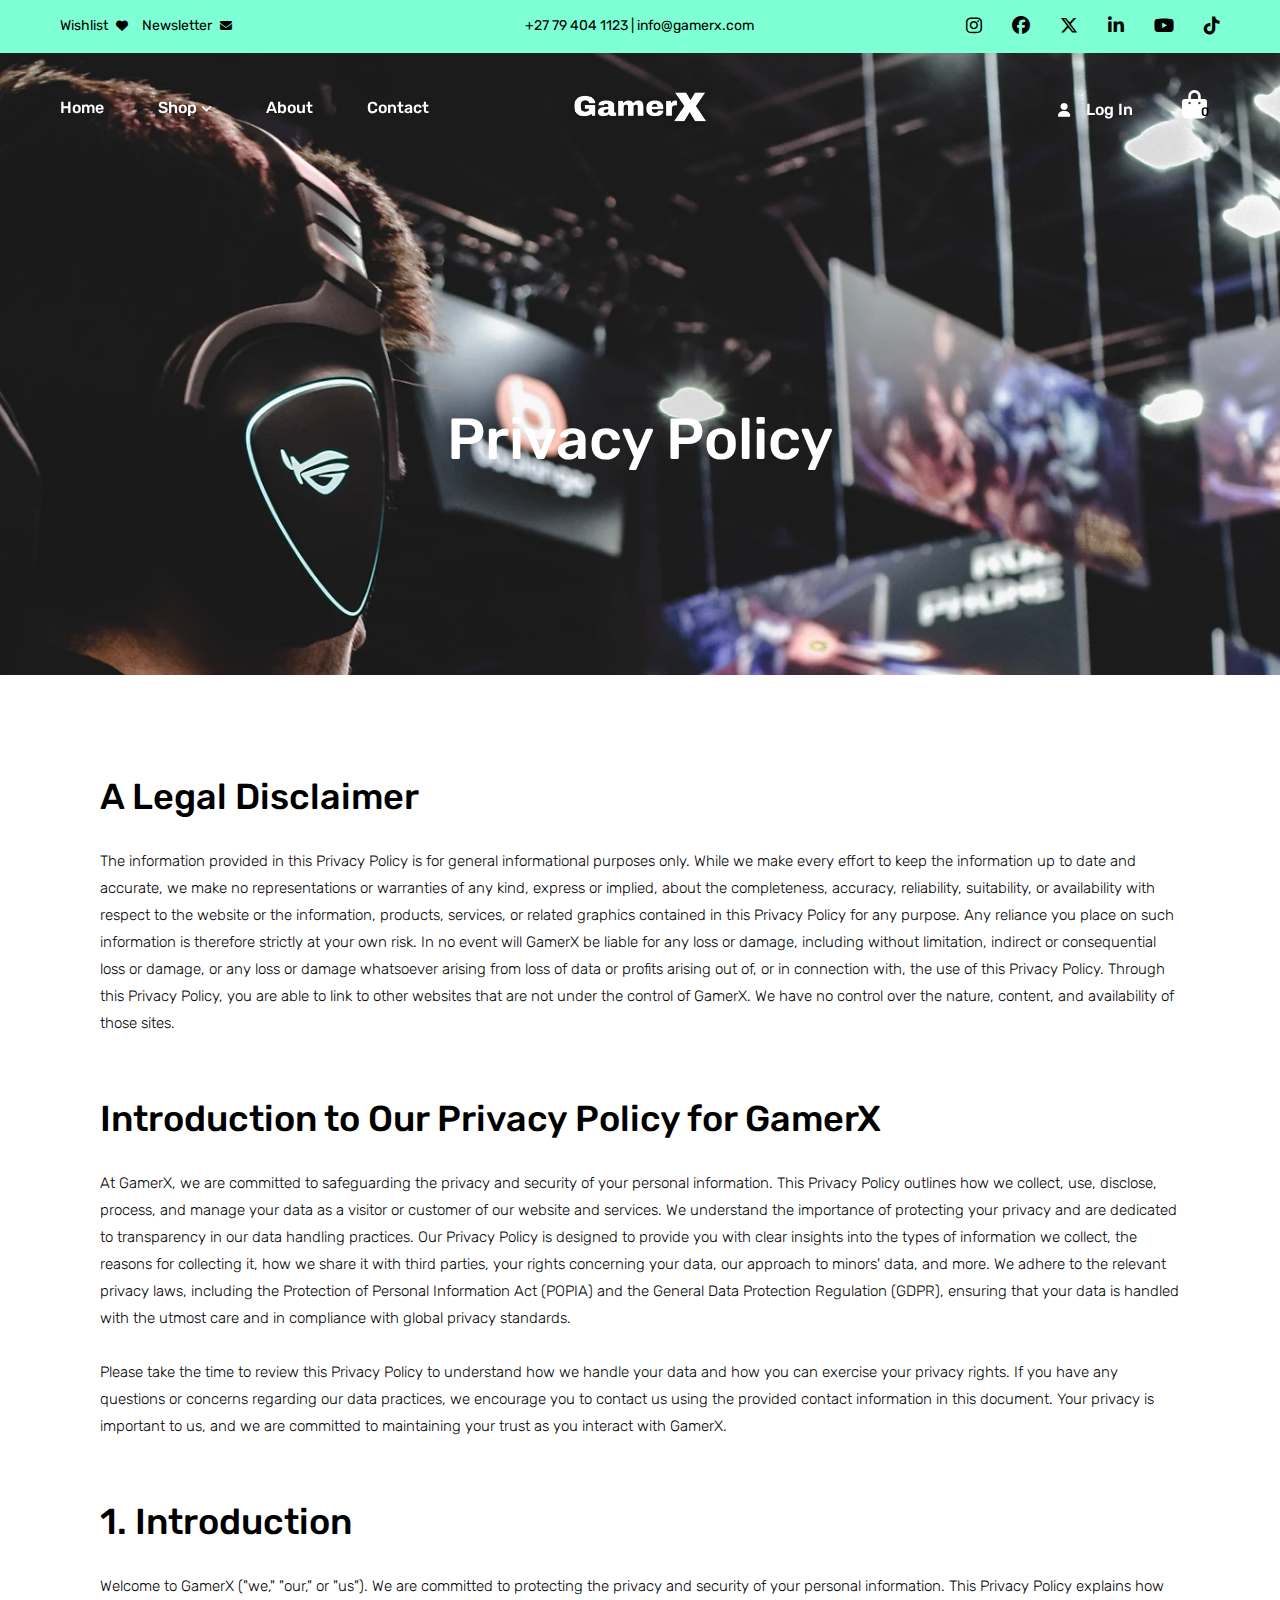
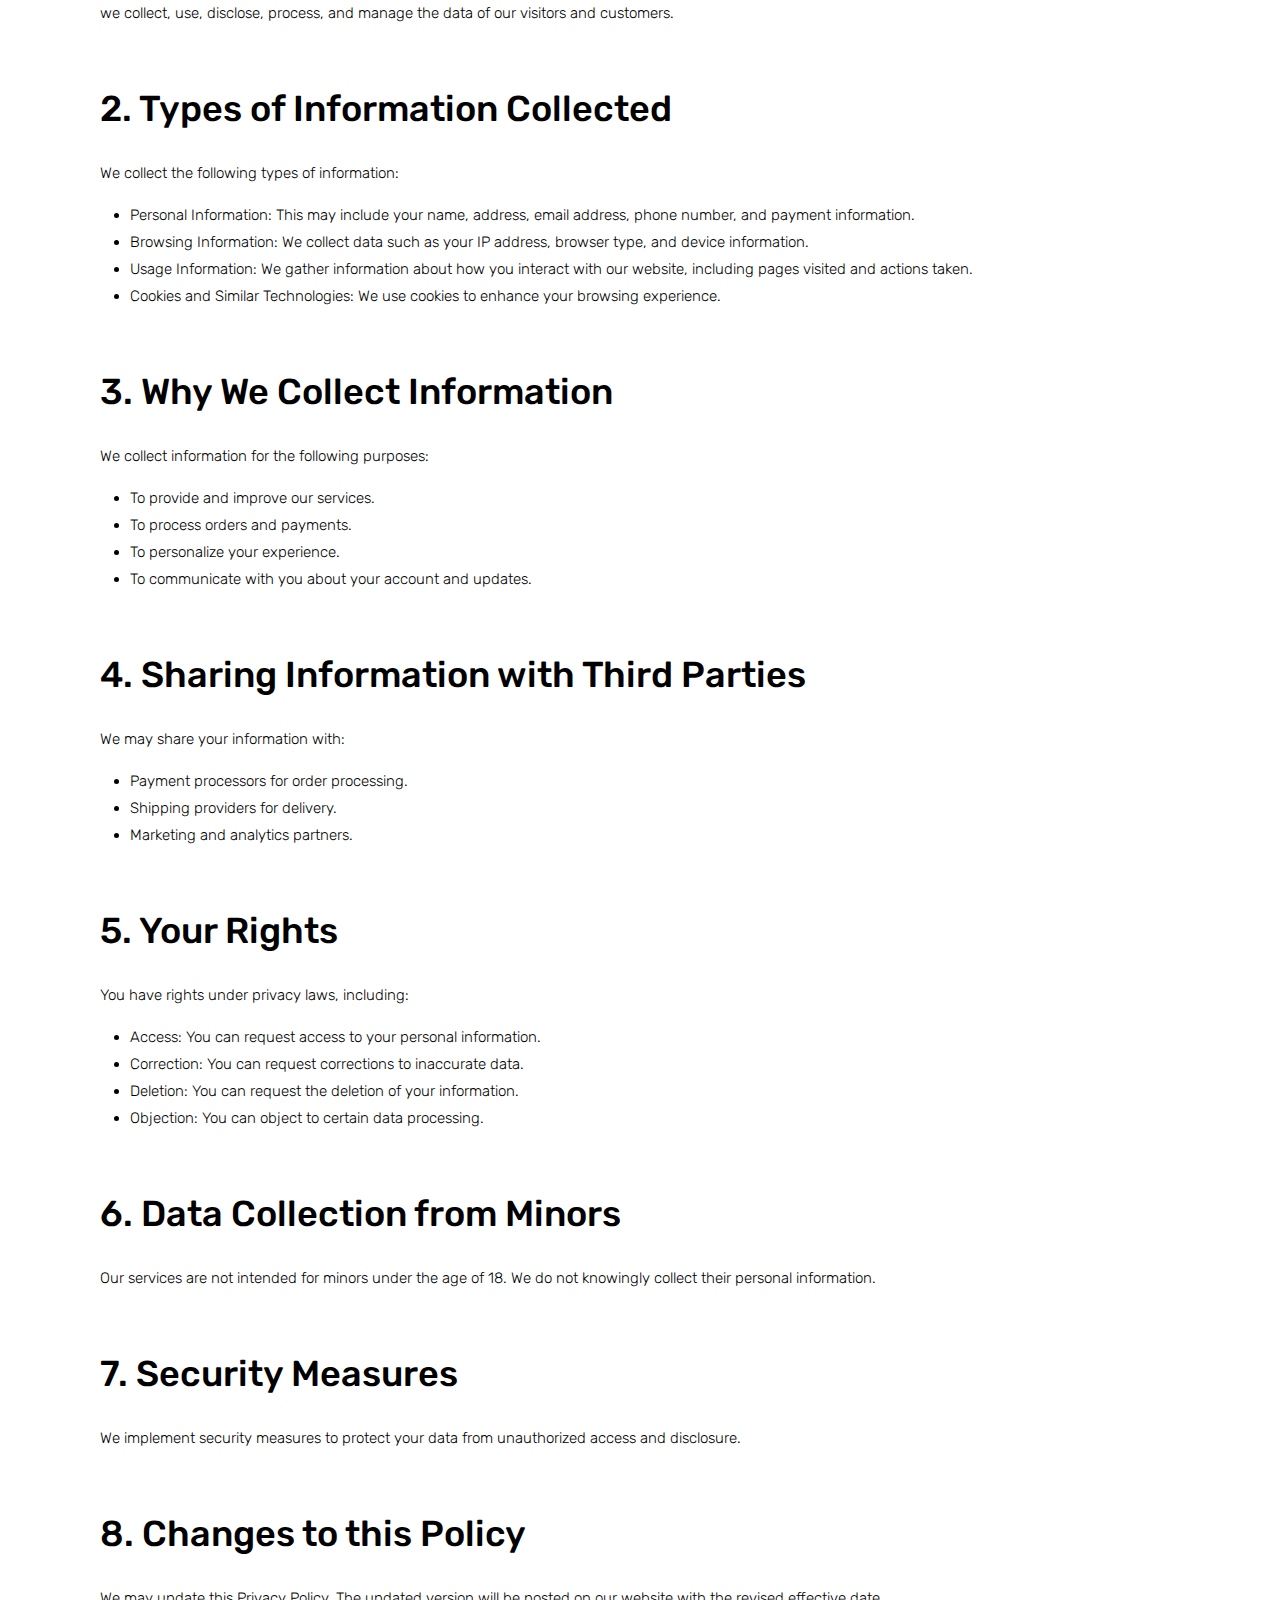
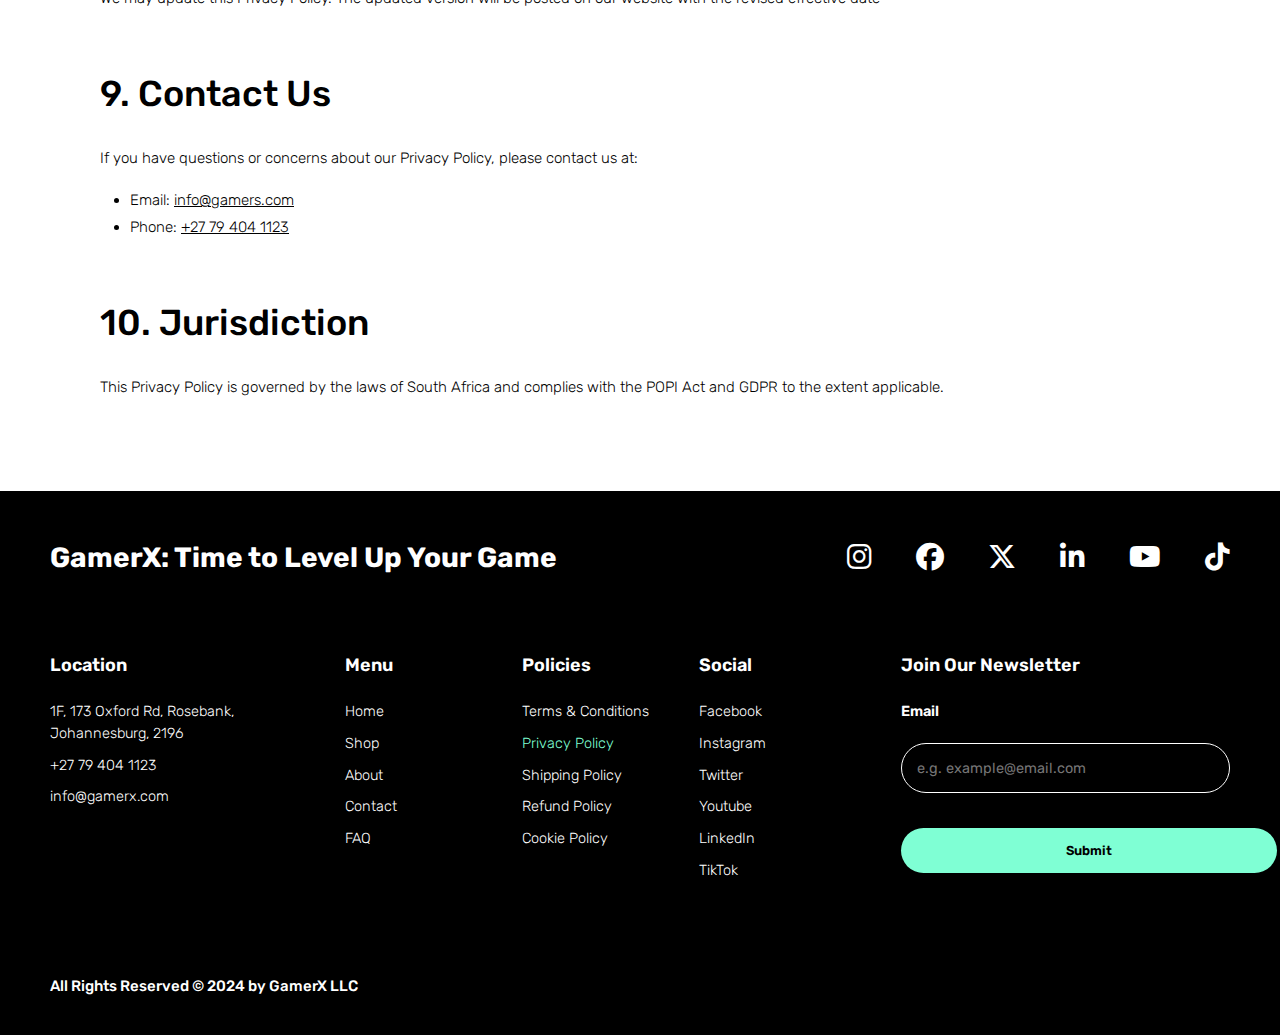
<file: privacypolicy.html>
<!DOCTYPE html>
<html lang="en">
    <head>
        <meta charset="utf-8">
        <meta name="viewport" content="width=device-width, initial-scale=1.0">
        <link rel="stylesheet" href="style.css">
        <link rel="stylesheet" href="https://cdnjs.cloudflare.com/ajax/libs/font-awesome/6.5.1/css/all.min.css">
        <link rel="stylesheet" href="https://fonts.googleapis.com/css2?family=Material+Symbols+Outlined:opsz,wght,FILL,GRAD@24,400,0,0" />
        <title>Privacy Policy | GamerX</title>
    </head>
    <body>
        <!--Header-->
        <header>
            <div class="topbar">
                <div class="topbarRows">
                    <div class="topbarLeft">
                        <div class="topbarLeftcontent">
                            <a href="wishlist.html">Wishlist <i class="fa-solid fa-heart"></i></a>
                            <button>Newsletter <i class="fa-solid fa-envelope"></i></button>
                        </div>
                    </div>
                    <div class="topbarCenter">
                        <div class="topbarCentercontent">
                            <p>
                                <a href="tel:+27 79 404 1123">+27 79 404 1123</a>
                                |
                                <a href="mailto:info@gamerx.com">info@gamerx.com</a>
                            </p>
                        </div>
                    </div>
                    <div class="topbarRight">
                        <div class="topbarRightcontent">
                            <a href=""><i class="fa-brands fa-instagram"></i></a>
                            <a href=""><i class="fa-brands fa-facebook"></i></a>
                            <a href=""><i class="fa-brands fa-x-twitter"></i></a>
                            <a href=""><i class="fa-brands fa-linkedin-in"></i></a>
                            <a href=""><i class="fa-brands fa-youtube"></i></a>
                            <a href=""><i class="fa-brands fa-tiktok"></i></a>
                        </div>
                    </div>
                </div>
            </div>
            <div class="navigation">
                <div class="navigationrows">
                    <div class="navigationLeft">
                        <div class="navigationLeftcontent">
                            <a href="index.html">Home</a>
                            <a class="sub-menu" href="shop.html">Shop <i class="fas fa-angle-down"></i></a>
                            <a href="about.html">About</a>
                            <a href="contact.html">Contact</a>
                        </div>
                    </div>
                    <div class="navigationCenter">
                        <a href="index.html"><img src="logo.svg" alt="GamerX: Time to Level Up Your Game"></a>
                    </div>
                    <div class="navigationRight">
                        <div class="navigationRightcontent">
                            <button id="sign-in" class="sign-in"><i class="fa-solid fa-user"></i> Log In</button>
                            <button id="shopping-cart" class="shopping-cart">
                                <i class="fa-solid fa-bag-shopping"></i>
                                <div class="items-shopping">
                                    <p>0</p>
                                </div>
                            </button>
                        </div>
                    </div>
                </div>
            </div>
            <div class="shopsubMenu">
                <div class="shopsubMenurows">
                    <div class="shopsubMenucolumns25">
                        <h3><a href="console.html">Consoles <i class="fa-solid fa-chevron-right"></i></a></h3>
                        <ul class="categories">
                            <li><a href="playstation.html">PlayStation</a></li>
                            <li><a href="xbox.html">Xbox</a></li>
                            <li><a href="nintendo.html">Nintendo</a></li>
                            <li><a href="virtualreality.html">Virtual Reality</a></li>
                        </ul>
                        <h3><a href="storagedevices.html">Storage Devices <i class="fa-solid fa-chevron-right"></i></a></h3>
                        <ul class="categories">
                            <li><a href="extharddrives.html">External Hard Drives</a></li>
                            <li><a href="usbdrives.html">USB Flash Drives</a></li>
                            <li><a href="memcards.html">Memory Cards</a></li>
                        </ul>
                        <h3><a href="controllers.html">Controllers <i class="fa-solid fa-chevron-right"></i></a></h3>
                        <ul class="categories">
                            <li><a href="playstationcontrollers">PS4 & PS5 Controllers</a></li>
                            <li><a href="xboxcontrollers.html">Xbox Controllers</a></li>
                            <li><a href="nintendocontrollers.html">Nintendo Controllers</a></li>
                            <li><a href="steeringwheels.html">Steering Wheels</a></li>
                        </ul>
                    </div>
                    <div class="shopsubMenucolumns25">
                        <h3><a href="pcgamingandgadgets.html">PC Gaming & Gadgets <i class="fa-solid fa-chevron-right"></i></a></h3>
                        <ul class="categories">
                            <li><a href="gaminglaptops.html">Gaming Laptops</a></li>
                            <li><a href="gamingdesktops.html">Gaming Desktops</a></li>
                            <li><a href="smartphoneandtablets.html">Smartphone & Tablets</a></li>
                        </ul>
                        <h3><a href="accessories.html">Accessories <i class="fa-solid fa-chevron-right"></i></a></h3>
                        <ul class="categories">
                            <li><a href="pcpartsandaccessories.html">PC Gaming Parts & Computer Accesssories</a></li>
                            <li><a href="controlleraccessroies.html">Controller Accessories & Skins</a></li>
                            <li><a href="headsetsandspeakers.html">Headsets & Speakers</a></li>
                            <li><a href="gamingchairs.html">Gaming Chairs</a></li>
                        </ul>
                    </div>
                    <div class="shopsubMenucolumns50"></div>
                </div>
            </div>
            <!--Hamburger-->
            <div class="hamburger"></div>
            <!--Mobile Menu-->
            <div class="mobileMenu"></div>
        </header>
        <!--Terms and Conditions Hero-->
        <section class="privacyHero">
            <div class="privacyContent">
                <h1>Privacy Policy</h1>
            </div>
        </section>
        <section class="privacypolicyContent">
            <h2>A Legal Disclaimer</h2>
            <p>The information provided in this Privacy Policy is for general informational purposes only. While we make every effort to keep the information up to date and accurate, we make no representations or warranties of any kind, express or implied, about the completeness, accuracy, reliability, suitability, or availability with respect to the website or the information, products, services, or related graphics contained in this Privacy Policy for any purpose. Any reliance you place on such information is therefore strictly at your own risk. In no event will GamerX be liable for any loss or damage, including without limitation, indirect or consequential loss or damage, or any loss or damage whatsoever arising from loss of data or profits arising out of, or in connection with, the use of this Privacy Policy. Through this Privacy Policy, you are able to link to other websites that are not under the control of GamerX. We have no control over the nature, content, and availability of those sites.</p>
            <h2>Introduction to Our Privacy Policy for GamerX</h2>
            <p>
                At GamerX, we are committed to safeguarding the privacy and security of your personal information. This Privacy Policy outlines how we collect, use, disclose, process, and manage your data as a visitor or customer of our website and services. We understand the importance of protecting your privacy and are dedicated to transparency in our data handling practices. Our Privacy Policy is designed to provide you with clear insights into the types of information we collect, the reasons for collecting it, how we share it with third parties, your rights concerning your data, our approach to minors' data, and more. We adhere to the relevant privacy laws, including the Protection of Personal Information Act (POPIA) and the General Data Protection Regulation (GDPR), ensuring that your data is handled with the utmost care and in compliance with global privacy standards.
                <br>
                <br>
                Please take the time to review this Privacy Policy to understand how we handle your data and how you can exercise your privacy rights. If you have any questions or concerns regarding our data practices, we encourage you to contact us using the provided contact information in this document. Your privacy is important to us, and we are committed to maintaining your trust as you interact with GamerX.
            </p>
            <h2>1. Introduction</h2>
            <p>Welcome to GamerX ("we," "our," or "us"). We are committed to protecting the privacy and security of your personal information. This Privacy Policy explains how we collect, use, disclose, process, and manage the data of our visitors and customers.</p>
            <h2>2. Types of Information Collected</h2>
            <ul>
                We collect the following types of information:
                <li>Personal Information: This may include your name, address, email address, phone number, and payment information.</li>
                <li>Browsing Information: We collect data such as your IP address, browser type, and device information.</li>
                <li>Usage Information: We gather information about how you interact with our website, including pages visited and actions taken.</li>
                <li>Cookies and Similar Technologies: We use cookies to enhance your browsing experience.</li>
            </ul>
            <h2>3. Why We Collect Information</h2>
            <ul>
                We collect information for the following purposes:
                <li>To provide and improve our services.</li>
                <li>To process orders and payments.</li>
                <li>To personalize your experience.</li>
                <li>To communicate with you about your account and updates.</li>
            </ul>
            <h2>4. Sharing Information with Third Parties</h2>
            <ul>
                We may share your information with:
                <li>Payment processors for order processing.</li>
                <li>Shipping providers for delivery.</li>
                <li>Marketing and analytics partners.</li>
            </ul>
            <h2>5. Your Rights</h2>
            <ul>
                You have rights under privacy laws, including:
                <li>Access: You can request access to your personal information.</li>
                <li>Correction: You can request corrections to inaccurate data.</li>
                <li>Deletion: You can request the deletion of your information.</li>
                <li>Objection: You can object to certain data processing.</li>
            </ul>
            <h2>6. Data Collection from Minors</h2>
            <p>Our services are not intended for minors under the age of 18. We do not knowingly collect their personal information.</p>
            <h2>7. Security Measures</h2>
            <p>We implement security measures to protect your data from unauthorized access and disclosure.</p>
            <h2>8. Changes to this Policy</h2>
            <p>We may update this Privacy Policy. The updated version will be posted on our website with the revised effective date</p>
            <h2>9. Contact Us</h2>
            <ul>
                If you have questions or concerns about our Privacy Policy, please contact us at:
                <li>Email: <a href="mailto:info@gamers.com">info@gamers.com</a></li>
                <li>Phone: <a href="tel:+27 79 404 1123">+27 79 404 1123</a></li>
            </ul>
            <h2>10. Jurisdiction</h2>
            <p>This Privacy Policy is governed by the laws of South Africa and complies with the POPI Act and GDPR to the extent applicable.</p>
        </section>
        <footer>
            <div class="topfooter">
                <div class="topfooterRows">
                    <div class="footerLeft">
                        <h2>GamerX: Time to Level Up Your Game</h2>
                    </div>
                    <div class="footerRight">
                        <a href=""><i class="fa-brands fa-instagram"></i></a>
                        <a href=""><i class="fa-brands fa-facebook"></i></a>
                        <a href=""><i class="fa-brands fa-x-twitter"></i></a>
                        <a href=""><i class="fa-brands fa-linkedin-in"></i></a>
                        <a href=""><i class="fa-brands fa-youtube"></i></a>
                        <a href=""><i class="fa-brands fa-tiktok"></i></a>
                    </div>
                </div>
            </div>
            <div class="middlefooter">
                <div class="middlefooterRows">
                    <div class="middlefooterColumns20">
                        <h3>Location</h3>
                        <a href="https://www.google.com/maps/place/WeWork+-+Coworking+%26+Office+Space/@-26.1458514,28.0438455,15z/data=!4m6!3m5!1s0x1e950dcd57eac3bf:0x2c4556de75b244a5!8m2!3d-26.1458514!4d28.0438455!16s%2Fg%2F11fk4sjcy4?entry=ttu"><p>1F, 173 Oxford Rd, Rosebank,<br> Johannesburg, 2196</p></a>
                        <a href="tel:+27794041123"><p>+27 79 404 1123</p></a>
                        <a href="mailto:infogamerx.com"><p>info@gamerx.com</p></a>
                    </div>
                    <div class="middlefooterColumns15">
                        <h3>Menu</h3>
                        <a href="index.html"><p>Home</p></a>
                        <a href="shop.html"><p>Shop</p></a>
                        <a href="about.html"><p>About</p></a>
                        <a href="contact.html"><p>Contact</p></a>
                        <a href="faq.html"><p>FAQ</p></a>
                    </div>
                    <div class="middlefooterColumns15">
                        <h3>Policies</h3>
                        <a href="termsandconditions.html"><p>Terms & Conditions</p></a>
                        <a class="page" href="privacypolicy.html"><p>Privacy Policy</p></a>
                        <a href="shippingpolicy.html"><p>Shipping Policy</p></a>
                        <a href="refundpolicy.html"><p>Refund Policy</p></a>
                        <a href="cookiepolicy.html"><p>Cookie Policy</p></a>
                    </div>
                    <div class="middlefooterColumns15">
                        <h3>Social</h3>
                        <a href=""><p>Facebook</p></a>
                        <a href=""><p>Instagram</p></a>
                        <a href=""><p>Twitter</p></a>
                        <a href=""><p>Youtube</p></a>
                        <a href=""><p>LinkedIn</p></a>
                        <a href=""><p>TikTok</p></a>
                    </div>
                    <div class="middlefooterColumns35">
                        <div class="footerForm">
                            <h3>Join Our Newsletter</h3>
                            <div class="footerformBox">
                                <form>
                                    <div class="row100footer">
                                        <div class="footerinputBox">
                                            <span>Email</span>
                                            <input type="email" placeholder="e.g. example@email.com" required>
                                        </div>  
                                    </div>
                                    <div class="row100footer">
                                        <input type="submit" value="Submit" class="footer-send-button">
                                    </div>
                                </form>
                            </div>
                        </div>
                    </div>
                </div>
            </div>
            <div class="bottomfooter">
                <p>All Rights Reserved © 2024 by GamerX LLC</p>
            </div>
        </footer>
        <script src=""></script>
    </body>
</html>
</file>
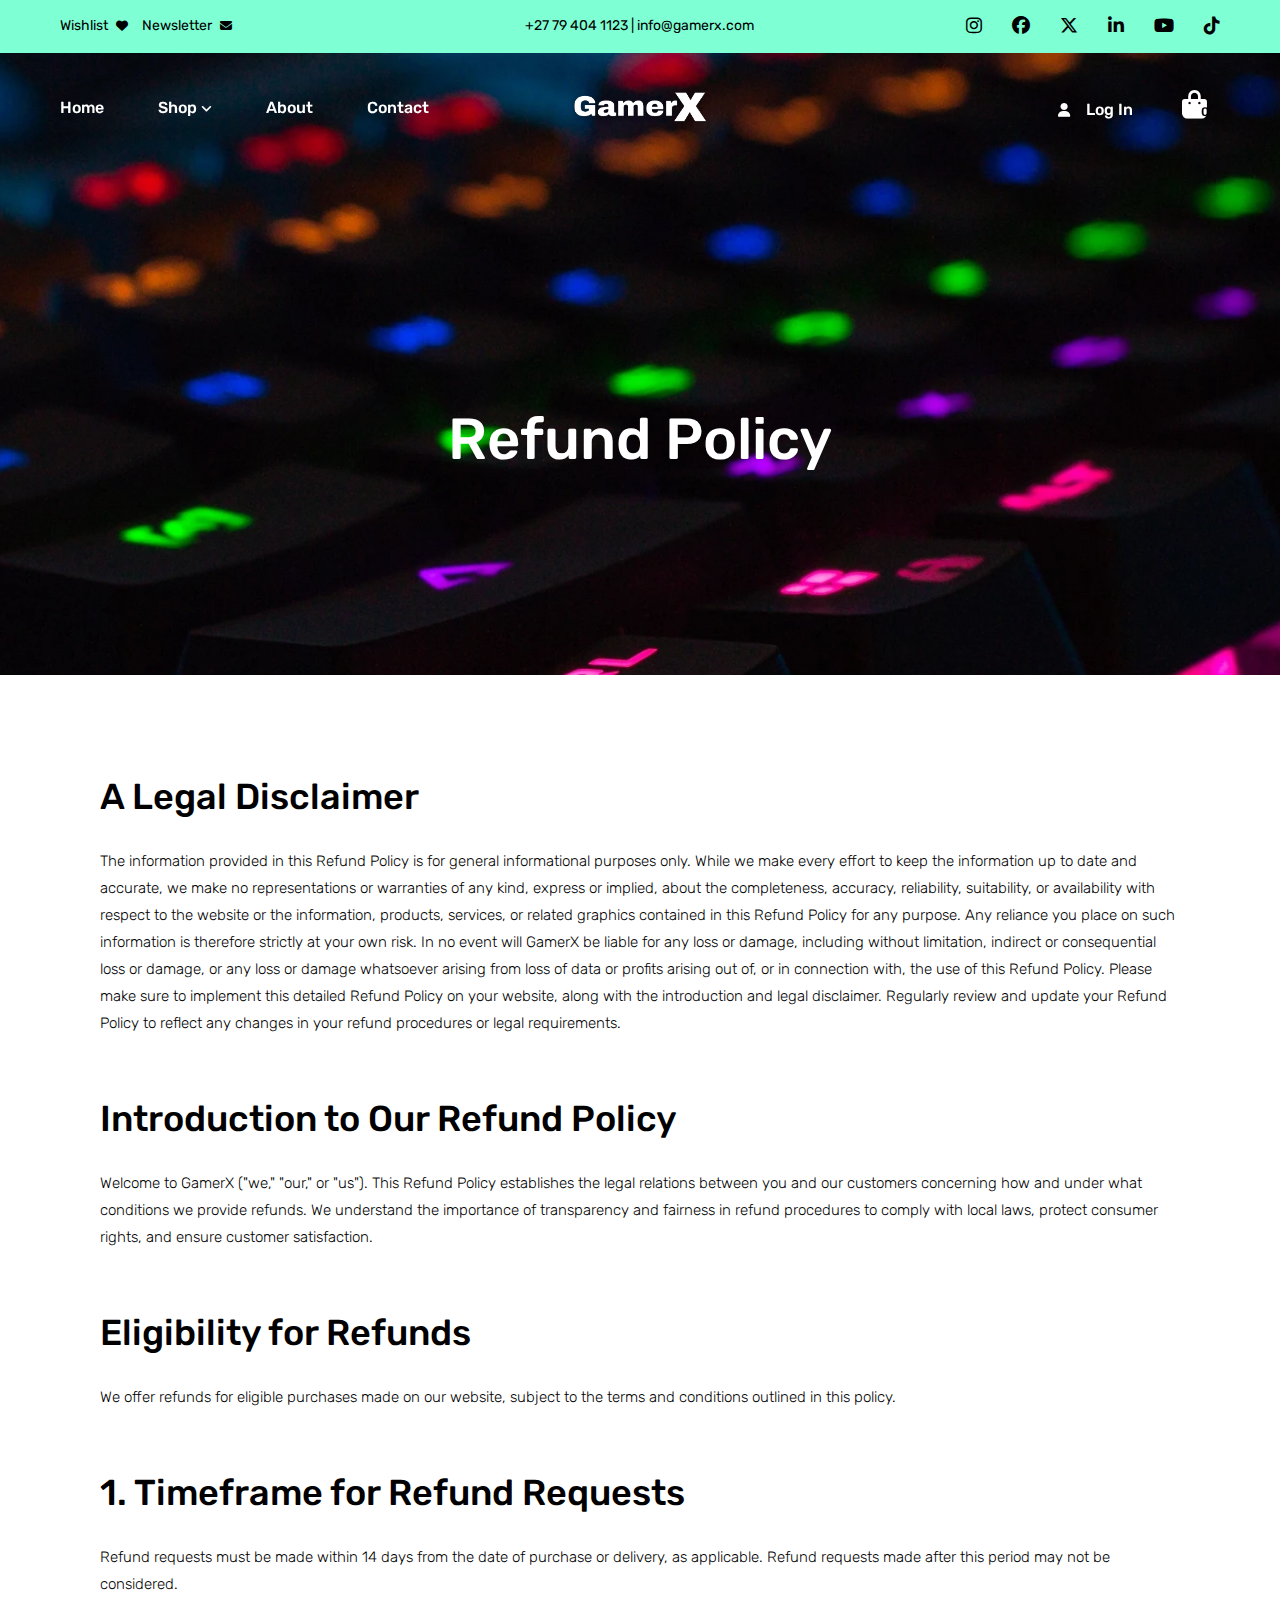
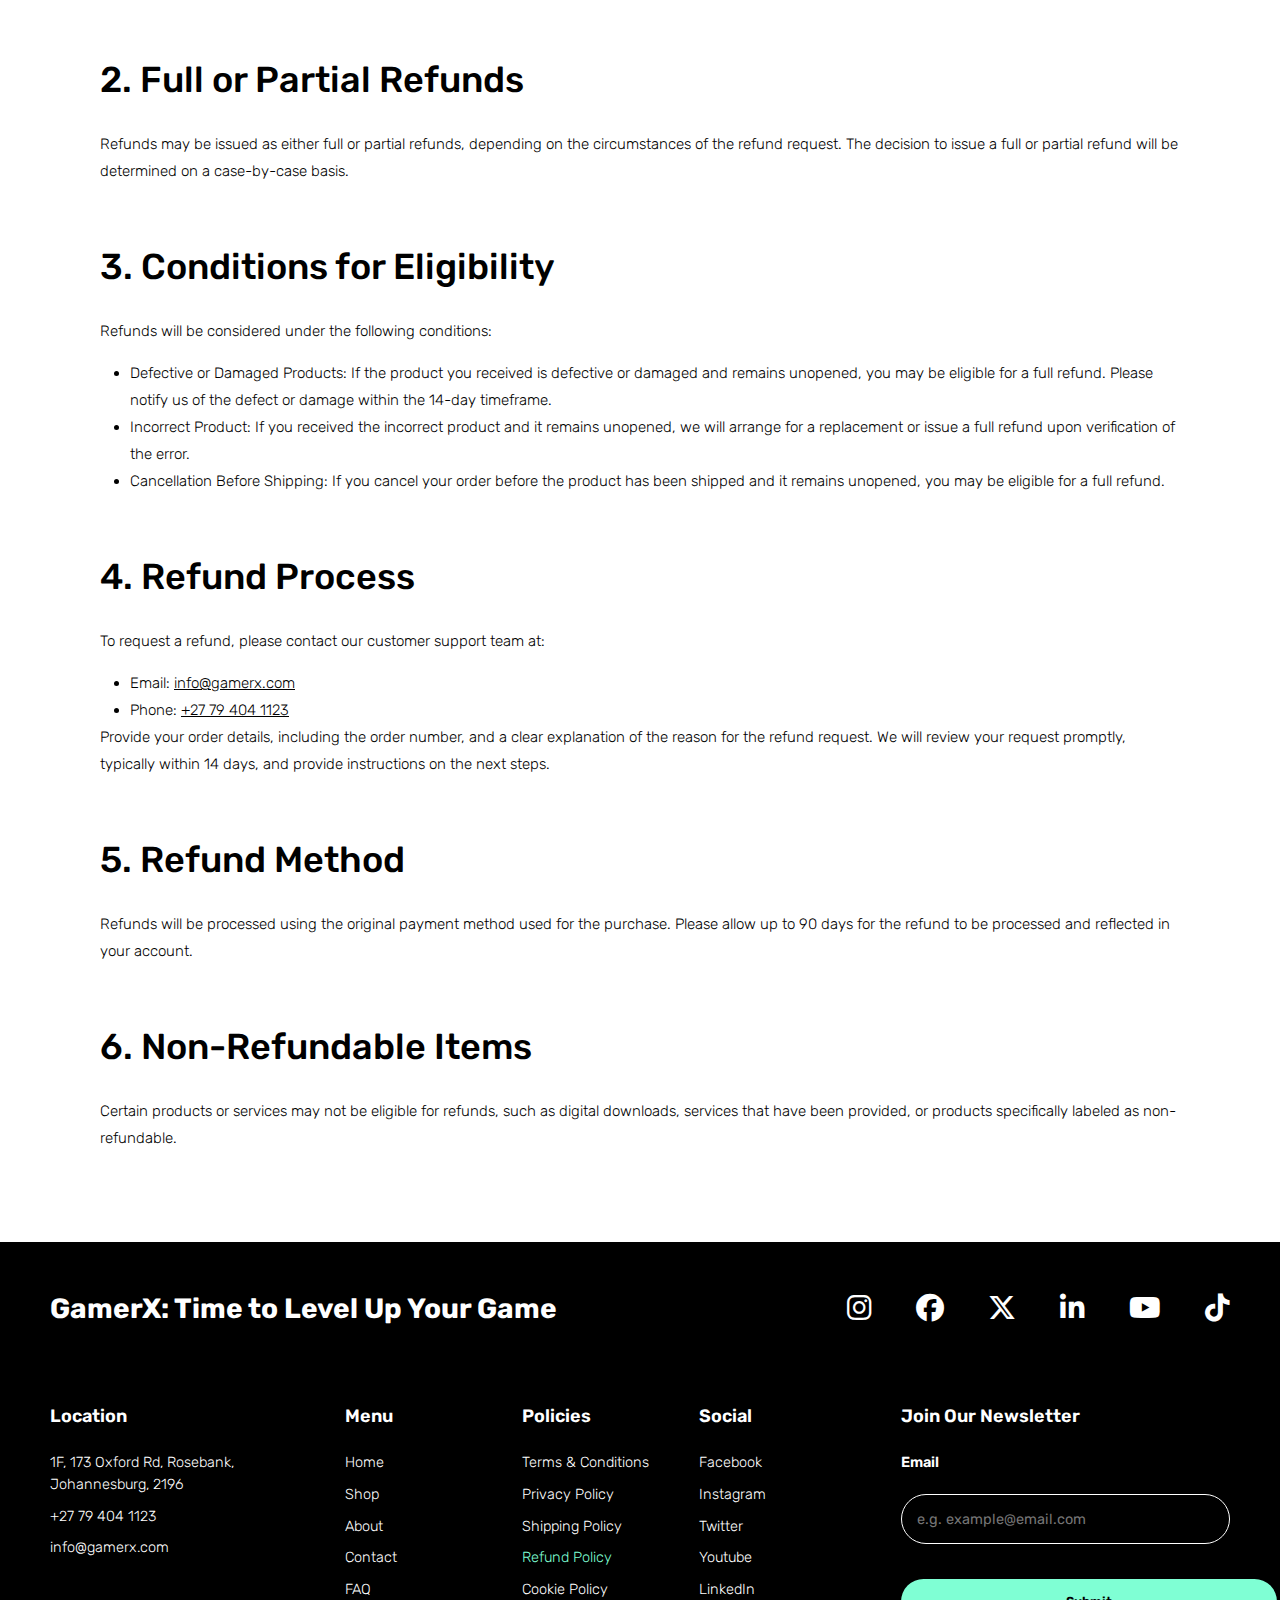
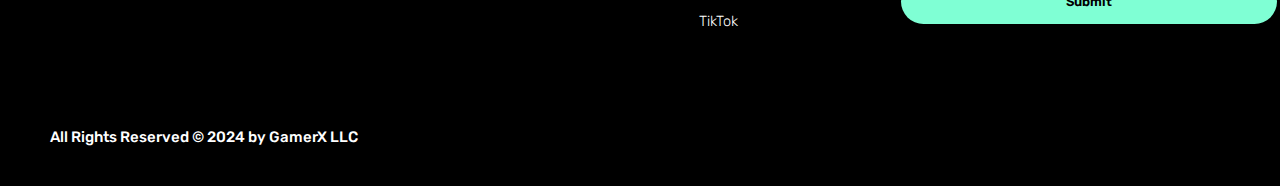
<file: refundpolicy.html>
<!DOCTYPE html>
<html lang="en">
    <head>
        <meta charset="utf-8">
        <meta name="viewport" content="width=device-width, initial-scale=1.0">
        <link rel="stylesheet" href="style.css">
        <link rel="stylesheet" href="https://cdnjs.cloudflare.com/ajax/libs/font-awesome/6.5.1/css/all.min.css">
        <link rel="stylesheet" href="https://fonts.googleapis.com/css2?family=Material+Symbols+Outlined:opsz,wght,FILL,GRAD@24,400,0,0" />
        <title>Refund Policy | GamerX</title>
    </head>
    <body>
        <!--Header-->
        <header>
            <div class="topbar">
                <div class="topbarRows">
                    <div class="topbarLeft">
                        <div class="topbarLeftcontent">
                            <a href="wishlist.html">Wishlist <i class="fa-solid fa-heart"></i></a>
                            <button>Newsletter <i class="fa-solid fa-envelope"></i></button>
                        </div>
                    </div>
                    <div class="topbarCenter">
                        <div class="topbarCentercontent">
                            <p>
                                <a href="tel:+27 79 404 1123">+27 79 404 1123</a>
                                |
                                <a href="mailto:info@gamerx.com">info@gamerx.com</a>
                            </p>
                        </div>
                    </div>
                    <div class="topbarRight">
                        <div class="topbarRightcontent">
                            <a href=""><i class="fa-brands fa-instagram"></i></a>
                            <a href=""><i class="fa-brands fa-facebook"></i></a>
                            <a href=""><i class="fa-brands fa-x-twitter"></i></a>
                            <a href=""><i class="fa-brands fa-linkedin-in"></i></a>
                            <a href=""><i class="fa-brands fa-youtube"></i></a>
                            <a href=""><i class="fa-brands fa-tiktok"></i></a>
                        </div>
                    </div>
                </div>
            </div>
            <div class="navigation">
                <div class="navigationrows">
                    <div class="navigationLeft">
                        <div class="navigationLeftcontent">
                            <a href="index.html">Home</a>
                            <a class="sub-menu" href="shop.html">Shop <i class="fas fa-angle-down"></i></a>
                            <a href="about.html">About</a>
                            <a href="contact.html">Contact</a>
                        </div>
                    </div>
                    <div class="navigationCenter">
                        <a href="index.html"><img src="logo.svg" alt="GamerX: Time to Level Up Your Game"></a>
                    </div>
                    <div class="navigationRight">
                        <div class="navigationRightcontent">
                            <button id="sign-in" class="sign-in"><i class="fa-solid fa-user"></i> Log In</button>
                            <button id="shopping-cart" class="shopping-cart">
                                <i class="fa-solid fa-bag-shopping"></i>
                                <div class="items-shopping">
                                    <p>0</p>
                                </div>
                            </button>
                        </div>
                    </div>
                </div>
            </div>
            <div class="shopsubMenu">
                <div class="shopsubMenurows">
                    <div class="shopsubMenucolumns25">
                        <h3><a href="console.html">Consoles <i class="fa-solid fa-chevron-right"></i></a></h3>
                        <ul class="categories">
                            <li><a href="playstation.html">PlayStation</a></li>
                            <li><a href="xbox.html">Xbox</a></li>
                            <li><a href="nintendo.html">Nintendo</a></li>
                            <li><a href="virtualreality.html">Virtual Reality</a></li>
                        </ul>
                        <h3><a href="storagedevices.html">Storage Devices <i class="fa-solid fa-chevron-right"></i></a></h3>
                        <ul class="categories">
                            <li><a href="extharddrives.html">External Hard Drives</a></li>
                            <li><a href="usbdrives.html">USB Flash Drives</a></li>
                            <li><a href="memcards.html">Memory Cards</a></li>
                        </ul>
                        <h3><a href="controllers.html">Controllers <i class="fa-solid fa-chevron-right"></i></a></h3>
                        <ul class="categories">
                            <li><a href="playstationcontrollers">PS4 & PS5 Controllers</a></li>
                            <li><a href="xboxcontrollers.html">Xbox Controllers</a></li>
                            <li><a href="nintendocontrollers.html">Nintendo Controllers</a></li>
                            <li><a href="steeringwheels.html">Steering Wheels</a></li>
                        </ul>
                    </div>
                    <div class="shopsubMenucolumns25">
                        <h3><a href="pcgamingandgadgets.html">PC Gaming & Gadgets <i class="fa-solid fa-chevron-right"></i></a></h3>
                        <ul class="categories">
                            <li><a href="gaminglaptops.html">Gaming Laptops</a></li>
                            <li><a href="gamingdesktops.html">Gaming Desktops</a></li>
                            <li><a href="smartphoneandtablets.html">Smartphone & Tablets</a></li>
                        </ul>
                        <h3><a href="accessories.html">Accessories <i class="fa-solid fa-chevron-right"></i></a></h3>
                        <ul class="categories">
                            <li><a href="pcpartsandaccessories.html">PC Gaming Parts & Computer Accesssories</a></li>
                            <li><a href="controlleraccessroies.html">Controller Accessories & Skins</a></li>
                            <li><a href="headsetsandspeakers.html">Headsets & Speakers</a></li>
                            <li><a href="gamingchairs.html">Gaming Chairs</a></li>
                        </ul>
                    </div>
                    <div class="shopsubMenucolumns50"></div>
                </div>
            </div>
            <!--Hamburger-->
            <div class="hamburger"></div>
            <!--Mobile Menu-->
            <div class="mobileMenu"></div>
        </header>
        <!--Terms and Conditions Hero-->
        <section class="refundHero">
            <div class="refundContent">
                <h1>Refund Policy</h1>
            </div>
        </section>
        <section class="refundpolicyContent">
            <h2>A Legal Disclaimer</h2>
            <p>The information provided in this Refund Policy is for general informational purposes only. While we make every effort to keep the information up to date and accurate, we make no representations or warranties of any kind, express or implied, about the completeness, accuracy, reliability, suitability, or availability with respect to the website or the information, products, services, or related graphics contained in this Refund Policy for any purpose. Any reliance you place on such information is therefore strictly at your own risk. In no event will GamerX be liable for any loss or damage, including without limitation, indirect or consequential loss or damage, or any loss or damage whatsoever arising from loss of data or profits arising out of, or in connection with, the use of this Refund Policy. Please make sure to implement this detailed Refund Policy on your website, along with the introduction and legal disclaimer. Regularly review and update your Refund Policy to reflect any changes in your refund procedures or legal requirements.</p>
            <h2>Introduction to Our Refund Policy</h2>
            <p>Welcome to GamerX ("we," "our," or "us"). This Refund Policy establishes the legal relations between you and our customers concerning how and under what conditions we provide refunds. We understand the importance of transparency and fairness in refund procedures to comply with local laws, protect consumer rights, and ensure customer satisfaction.</p>
            <h2>Eligibility for Refunds</h2>
            <p>We offer refunds for eligible purchases made on our website, subject to the terms and conditions outlined in this policy.</p>
            <h2>1. Timeframe for Refund Requests</h2>
            <p>Refund requests must be made within 14 days from the date of purchase or delivery, as applicable. Refund requests made after this period may not be considered.</p>
            <h2>2. Full or Partial Refunds</h2>
            <p>Refunds may be issued as either full or partial refunds, depending on the circumstances of the refund request. The decision to issue a full or partial refund will be determined on a case-by-case basis.</p>
            <h2>3. Conditions for Eligibility</h2>
            <ul>
                Refunds will be considered under the following conditions:
                <li>Defective or Damaged Products: If the product you received is defective or damaged and remains unopened, you may be eligible for a full refund. Please notify us of the defect or damage within the 14-day timeframe.</li>
                <li>Incorrect Product: If you received the incorrect product and it remains unopened, we will arrange for a replacement or issue a full refund upon verification of the error.</li>
                <li>Cancellation Before Shipping: If you cancel your order before the product has been shipped and it remains unopened, you may be eligible for a full refund.</li>
            </ul>
            <h2>4. Refund Process</h2>
            <ul>
                To request a refund, please contact our customer support team at:
                <li>Email: <a href="mailto:info@gamerx.com">info@gamerx.com</a></li>
                <li>Phone: <a href="+27 79 404 1123">+27 79 404 1123</a></li>
                Provide your order details, including the order number, and a clear explanation of the reason for the refund request. We will review your request promptly, typically within 14 days, and provide instructions on the next steps.
            </ul>
            <h2>5. Refund Method</h2>
            <p>Refunds will be processed using the original payment method used for the purchase. Please allow up to 90 days for the refund to be processed and reflected in your account.</p>
            <h2>6. Non-Refundable Items</h2>
            <p>Certain products or services may not be eligible for refunds, such as digital downloads, services that have been provided, or products specifically labeled as non-refundable.</p>
        </section>
        <footer>
            <div class="topfooter">
                <div class="topfooterRows">
                    <div class="footerLeft">
                        <h2>GamerX: Time to Level Up Your Game</h2>
                    </div>
                    <div class="footerRight">
                        <a href=""><i class="fa-brands fa-instagram"></i></a>
                        <a href=""><i class="fa-brands fa-facebook"></i></a>
                        <a href=""><i class="fa-brands fa-x-twitter"></i></a>
                        <a href=""><i class="fa-brands fa-linkedin-in"></i></a>
                        <a href=""><i class="fa-brands fa-youtube"></i></a>
                        <a href=""><i class="fa-brands fa-tiktok"></i></a>
                    </div>
                </div>
            </div>
            <div class="middlefooter">
                <div class="middlefooterRows">
                    <div class="middlefooterColumns20">
                        <h3>Location</h3>
                        <a href="https://www.google.com/maps/place/WeWork+-+Coworking+%26+Office+Space/@-26.1458514,28.0438455,15z/data=!4m6!3m5!1s0x1e950dcd57eac3bf:0x2c4556de75b244a5!8m2!3d-26.1458514!4d28.0438455!16s%2Fg%2F11fk4sjcy4?entry=ttu"><p>1F, 173 Oxford Rd, Rosebank,<br> Johannesburg, 2196</p></a>
                        <a href="tel:+27794041123"><p>+27 79 404 1123</p></a>
                        <a href="mailto:infogamerx.com"><p>info@gamerx.com</p></a>
                    </div>
                    <div class="middlefooterColumns15">
                        <h3>Menu</h3>
                        <a href="index.html"><p>Home</p></a>
                        <a href="shop.html"><p>Shop</p></a>
                        <a href="about.html"><p>About</p></a>
                        <a href="contact.html"><p>Contact</p></a>
                        <a href="faq.html"><p>FAQ</p></a>
                    </div>
                    <div class="middlefooterColumns15">
                        <h3>Policies</h3>
                        <a href="termsandconditions.html"><p>Terms & Conditions</p></a>
                        <a href="privacypolicy.html"><p>Privacy Policy</p></a>
                        <a href="shippingpolicy.html"><p>Shipping Policy</p></a>
                        <a class="page" href="refundpolicy.html"><p>Refund Policy</p></a>
                        <a href="cookiepolicy.html"><p>Cookie Policy</p></a>
                    </div>
                    <div class="middlefooterColumns15">
                        <h3>Social</h3>
                        <a href=""><p>Facebook</p></a>
                        <a href=""><p>Instagram</p></a>
                        <a href=""><p>Twitter</p></a>
                        <a href=""><p>Youtube</p></a>
                        <a href=""><p>LinkedIn</p></a>
                        <a href=""><p>TikTok</p></a>
                    </div>
                    <div class="middlefooterColumns35">
                        <div class="footerForm">
                            <h3>Join Our Newsletter</h3>
                            <div class="footerformBox">
                                <form>
                                    <div class="row100footer">
                                        <div class="footerinputBox">
                                            <span>Email</span>
                                            <input type="email" placeholder="e.g. example@email.com" required>
                                        </div>  
                                    </div>
                                    <div class="row100footer">
                                        <input type="submit" value="Submit" class="footer-send-button">
                                    </div>
                                </form>
                            </div>
                        </div>
                    </div>
                </div>
            </div>
            <div class="bottomfooter">
                <p>All Rights Reserved © 2024 by GamerX LLC</p>
            </div>
        </footer>
        <script src=""></script>
    </body>
</html>
</file>
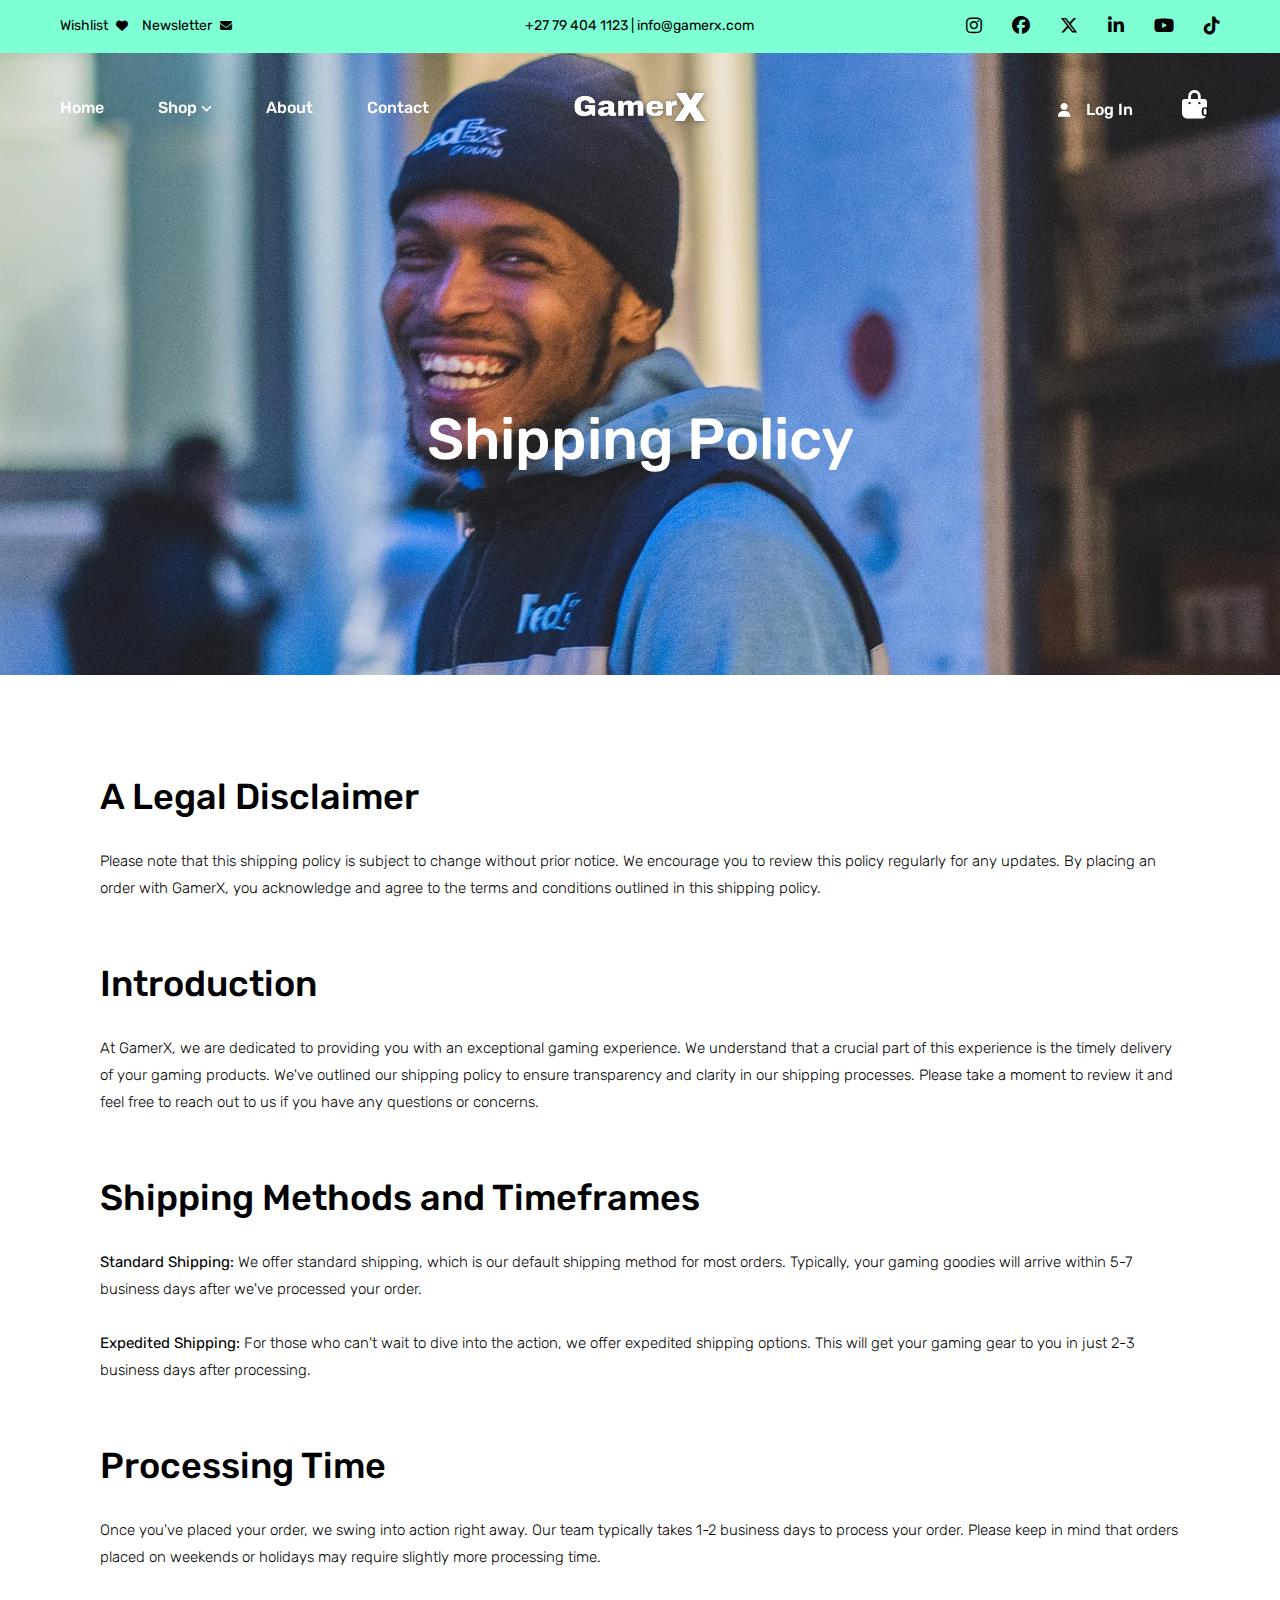
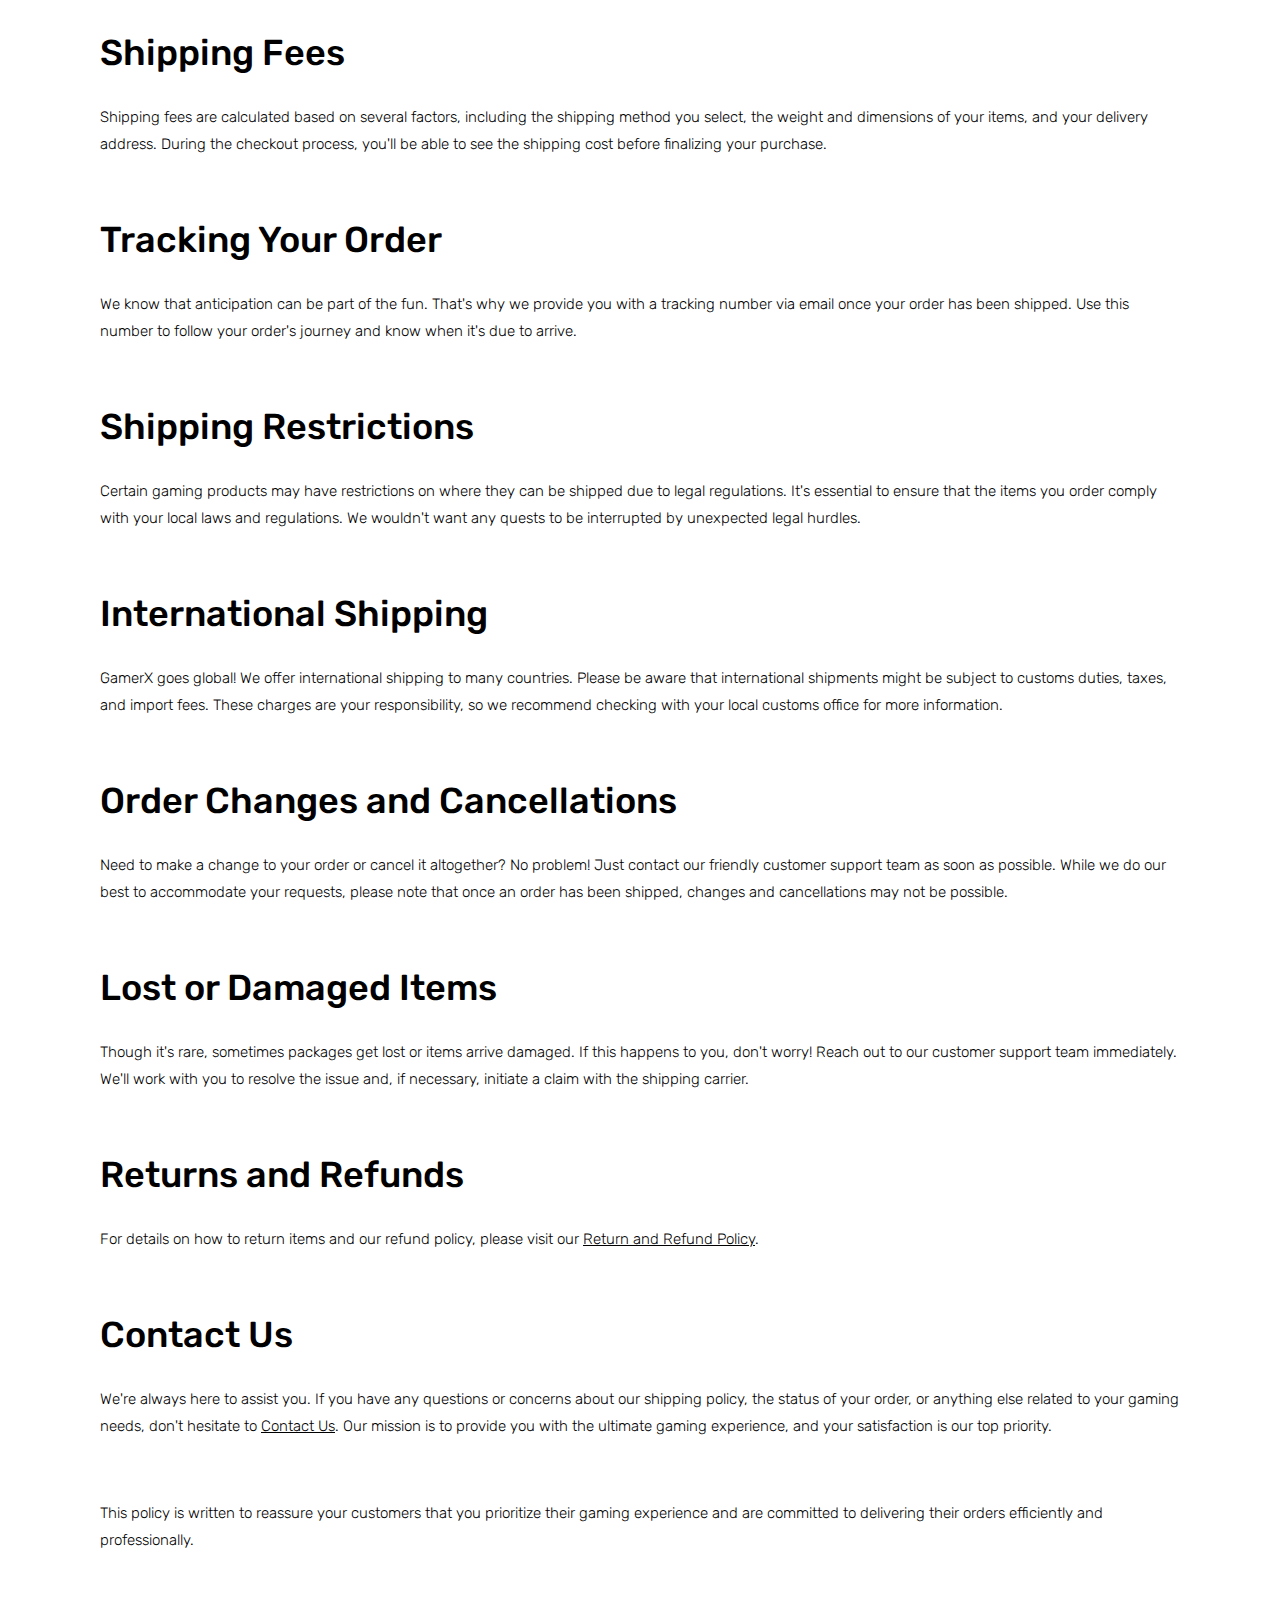
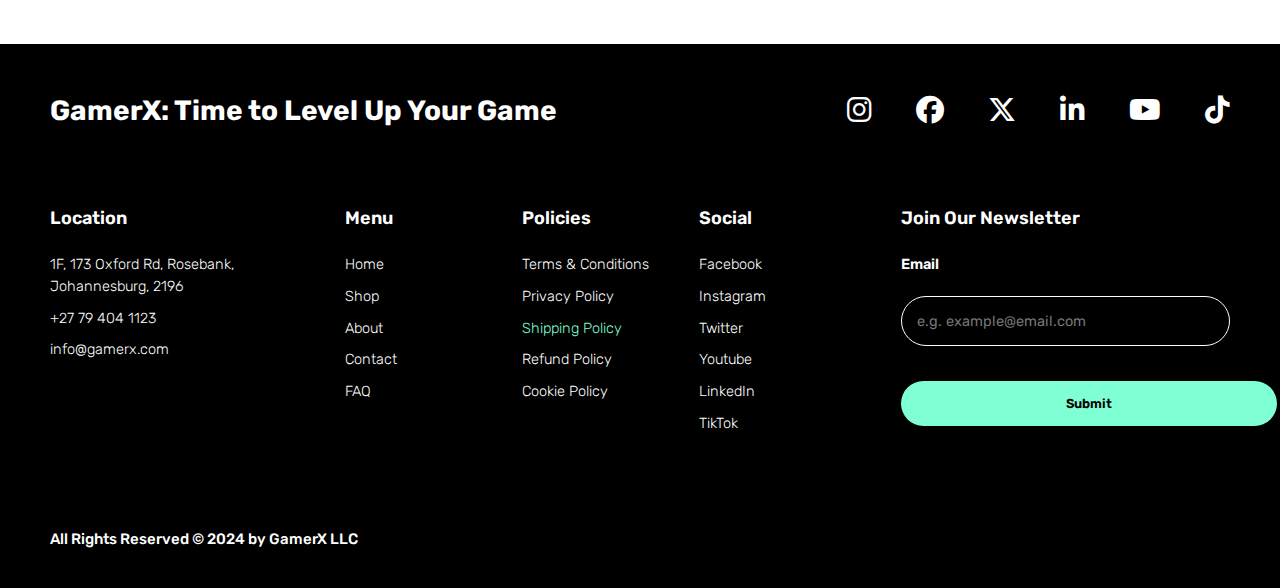
<file: shippingpolicy.html>
<!DOCTYPE html>
<html lang="en">
    <head>
        <meta charset="utf-8">
        <meta name="viewport" content="width=device-width, initial-scale=1.0">
        <link rel="stylesheet" href="style.css">
        <link rel="stylesheet" href="https://cdnjs.cloudflare.com/ajax/libs/font-awesome/6.5.1/css/all.min.css">
        <link rel="stylesheet" href="https://fonts.googleapis.com/css2?family=Material+Symbols+Outlined:opsz,wght,FILL,GRAD@24,400,0,0" />
        <title>Shipping Policy | GamerX</title>
    </head>
    <body>
        <!--Header-->
        <header>
            <div class="topbar">
                <div class="topbarRows">
                    <div class="topbarLeft">
                        <div class="topbarLeftcontent">
                            <a href="wishlist.html">Wishlist <i class="fa-solid fa-heart"></i></a>
                            <button>Newsletter <i class="fa-solid fa-envelope"></i></button>
                        </div>
                    </div>
                    <div class="topbarCenter">
                        <div class="topbarCentercontent">
                            <p>
                                <a href="tel:+27 79 404 1123">+27 79 404 1123</a>
                                |
                                <a href="mailto:info@gamerx.com">info@gamerx.com</a>
                            </p>
                        </div>
                    </div>
                    <div class="topbarRight">
                        <div class="topbarRightcontent">
                            <a href=""><i class="fa-brands fa-instagram"></i></a>
                            <a href=""><i class="fa-brands fa-facebook"></i></a>
                            <a href=""><i class="fa-brands fa-x-twitter"></i></a>
                            <a href=""><i class="fa-brands fa-linkedin-in"></i></a>
                            <a href=""><i class="fa-brands fa-youtube"></i></a>
                            <a href=""><i class="fa-brands fa-tiktok"></i></a>
                        </div>
                    </div>
                </div>
            </div>
            <div class="navigation">
                <div class="navigationrows">
                    <div class="navigationLeft">
                        <div class="navigationLeftcontent">
                            <a href="index.html">Home</a>
                            <a class="sub-menu" href="shop.html">Shop <i class="fas fa-angle-down"></i></a>
                            <a href="about.html">About</a>
                            <a href="contact.html">Contact</a>
                        </div>
                    </div>
                    <div class="navigationCenter">
                        <a href="index.html"><img src="logo.svg" alt="GamerX: Time to Level Up Your Game"></a>
                    </div>
                    <div class="navigationRight">
                        <div class="navigationRightcontent">
                            <button id="sign-in" class="sign-in"><i class="fa-solid fa-user"></i> Log In</button>
                            <button id="shopping-cart" class="shopping-cart">
                                <i class="fa-solid fa-bag-shopping"></i>
                                <div class="items-shopping">
                                    <p>0</p>
                                </div>
                            </button>
                        </div>
                    </div>
                </div>
            </div>
            <div class="shopsubMenu">
                <div class="shopsubMenurows">
                    <div class="shopsubMenucolumns25">
                        <h3><a href="console.html">Consoles <i class="fa-solid fa-chevron-right"></i></a></h3>
                        <ul class="categories">
                            <li><a href="playstation.html">PlayStation</a></li>
                            <li><a href="xbox.html">Xbox</a></li>
                            <li><a href="nintendo.html">Nintendo</a></li>
                            <li><a href="virtualreality.html">Virtual Reality</a></li>
                        </ul>
                        <h3><a href="storagedevices.html">Storage Devices <i class="fa-solid fa-chevron-right"></i></a></h3>
                        <ul class="categories">
                            <li><a href="extharddrives.html">External Hard Drives</a></li>
                            <li><a href="usbdrives.html">USB Flash Drives</a></li>
                            <li><a href="memcards.html">Memory Cards</a></li>
                        </ul>
                        <h3><a href="controllers.html">Controllers <i class="fa-solid fa-chevron-right"></i></a></h3>
                        <ul class="categories">
                            <li><a href="playstationcontrollers">PS4 & PS5 Controllers</a></li>
                            <li><a href="xboxcontrollers.html">Xbox Controllers</a></li>
                            <li><a href="nintendocontrollers.html">Nintendo Controllers</a></li>
                            <li><a href="steeringwheels.html">Steering Wheels</a></li>
                        </ul>
                    </div>
                    <div class="shopsubMenucolumns25">
                        <h3><a href="pcgamingandgadgets.html">PC Gaming & Gadgets <i class="fa-solid fa-chevron-right"></i></a></h3>
                        <ul class="categories">
                            <li><a href="gaminglaptops.html">Gaming Laptops</a></li>
                            <li><a href="gamingdesktops.html">Gaming Desktops</a></li>
                            <li><a href="smartphoneandtablets.html">Smartphone & Tablets</a></li>
                        </ul>
                        <h3><a href="accessories.html">Accessories <i class="fa-solid fa-chevron-right"></i></a></h3>
                        <ul class="categories">
                            <li><a href="pcpartsandaccessories.html">PC Gaming Parts & Computer Accesssories</a></li>
                            <li><a href="controlleraccessroies.html">Controller Accessories & Skins</a></li>
                            <li><a href="headsetsandspeakers.html">Headsets & Speakers</a></li>
                            <li><a href="gamingchairs.html">Gaming Chairs</a></li>
                        </ul>
                    </div>
                    <div class="shopsubMenucolumns50"></div>
                </div>
            </div>
            <!--Hamburger-->
            <div class="hamburger"></div>
            <!--Mobile Menu-->
            <div class="mobileMenu"></div>
        </header>
        <!--Terms and Conditions Hero-->
        <section class="shippingHero ">
            <div class="shippingContent">
                <h1>Shipping Policy</h1>
            </div>
        </section>
        <section class="shippingpolicyContent">
            <h2>A Legal Disclaimer</h2>
            <p>Please note that this shipping policy is subject to change without prior notice. We encourage you to review this policy regularly for any updates. By placing an order with GamerX, you acknowledge and agree to the terms and conditions outlined in this shipping policy.</p>
            <h2>Introduction</h2>
            <p>At GamerX, we are dedicated to providing you with an exceptional gaming experience. We understand that a crucial part of this experience is the timely delivery of your gaming products. We've outlined our shipping policy to ensure transparency and clarity in our shipping processes. Please take a moment to review it and feel free to reach out to us if you have any questions or concerns.</p>
            <h2>Shipping Methods and Timeframes</h2>
            <p>
                <b>Standard Shipping:</b> We offer standard shipping, which is our default shipping method for most orders. Typically, your gaming goodies will arrive within 5-7 business days after we've processed your order.
                <br>
                <br>
                <b>Expedited Shipping:</b> For those who can't wait to dive into the action, we offer expedited shipping options. This will get your gaming gear to you in just 2-3 business days after processing.
            </p>
            <h2>Processing Time</h2>
            <p>Once you've placed your order, we swing into action right away. Our team typically takes 1-2 business days to process your order. Please keep in mind that orders placed on weekends or holidays may require slightly more processing time.</p>
            <h2>Shipping Fees</h2>
            <p>Shipping fees are calculated based on several factors, including the shipping method you select, the weight and dimensions of your items, and your delivery address. During the checkout process, you'll be able to see the shipping cost before finalizing your purchase.</p>
            <h2>Tracking Your Order</h2>
            <p>We know that anticipation can be part of the fun. That's why we provide you with a tracking number via email once your order has been shipped. Use this number to follow your order's journey and know when it's due to arrive.</p>
            <h2>Shipping Restrictions</h2>
            <p>Certain gaming products may have restrictions on where they can be shipped due to legal regulations. It's essential to ensure that the items you order comply with your local laws and regulations. We wouldn't want any quests to be interrupted by unexpected legal hurdles.</p>
            <h2>International Shipping</h2>
            <p>GamerX goes global! We offer international shipping to many countries. Please be aware that international shipments might be subject to customs duties, taxes, and import fees. These charges are your responsibility, so we recommend checking with your local customs office for more information.</p>
            <h2>Order Changes and Cancellations</h2>
            <p>Need to make a change to your order or cancel it altogether? No problem! Just contact our friendly customer support team as soon as possible. While we do our best to accommodate your requests, please note that once an order has been shipped, changes and cancellations may not be possible.</p>
            <h2>Lost or Damaged Items</h2>
            <p>Though it's rare, sometimes packages get lost or items arrive damaged. If this happens to you, don't worry! Reach out to our customer support team immediately. We'll work with you to resolve the issue and, if necessary, initiate a claim with the shipping carrier.</p>
            <h2>Returns and Refunds</h2>
            <p>For details on how to return items and our refund policy, please visit our <a href="refundpolicy.html">Return and Refund Policy</a>.</p>
            <h2>Contact Us</h2>
            <p>We're always here to assist you. If you have any questions or concerns about our shipping policy, the status of your order, or anything else related to your gaming needs, don't hesitate to <a href="contact.html">Contact Us</a>. Our mission is to provide you with the ultimate gaming experience, and your satisfaction is our top priority.</p>
            <p>This policy is written to reassure your customers that you prioritize their gaming experience and are committed to delivering their orders efficiently and professionally.</p>
        </section>
        <footer>
            <div class="topfooter">
                <div class="topfooterRows">
                    <div class="footerLeft">
                        <h2>GamerX: Time to Level Up Your Game</h2>
                    </div>
                    <div class="footerRight">
                        <a href=""><i class="fa-brands fa-instagram"></i></a>
                        <a href=""><i class="fa-brands fa-facebook"></i></a>
                        <a href=""><i class="fa-brands fa-x-twitter"></i></a>
                        <a href=""><i class="fa-brands fa-linkedin-in"></i></a>
                        <a href=""><i class="fa-brands fa-youtube"></i></a>
                        <a href=""><i class="fa-brands fa-tiktok"></i></a>
                    </div>
                </div>
            </div>
            <div class="middlefooter">
                <div class="middlefooterRows">
                    <div class="middlefooterColumns20">
                        <h3>Location</h3>
                        <a href="https://www.google.com/maps/place/WeWork+-+Coworking+%26+Office+Space/@-26.1458514,28.0438455,15z/data=!4m6!3m5!1s0x1e950dcd57eac3bf:0x2c4556de75b244a5!8m2!3d-26.1458514!4d28.0438455!16s%2Fg%2F11fk4sjcy4?entry=ttu"><p>1F, 173 Oxford Rd, Rosebank,<br> Johannesburg, 2196</p></a>
                        <a href="tel:+27794041123"><p>+27 79 404 1123</p></a>
                        <a href="mailto:infogamerx.com"><p>info@gamerx.com</p></a>
                    </div>
                    <div class="middlefooterColumns15">
                        <h3>Menu</h3>
                        <a href="index.html"><p>Home</p></a>
                        <a href="shop.html"><p>Shop</p></a>
                        <a href="about.html"><p>About</p></a>
                        <a href="contact.html"><p>Contact</p></a>
                        <a href="faq.html"><p>FAQ</p></a>
                    </div>
                    <div class="middlefooterColumns15">
                        <h3>Policies</h3>
                        <a href="termsandconditions.html"><p>Terms & Conditions</p></a>
                        <a href="privacypolicy.html"><p>Privacy Policy</p></a>
                        <a class="page" href="shippingpolicy.html"><p>Shipping Policy</p></a>
                        <a href="refundpolicy.html"><p>Refund Policy</p></a>
                        <a href="cookiepolicy.html"><p>Cookie Policy</p></a>
                    </div>
                    <div class="middlefooterColumns15">
                        <h3>Social</h3>
                        <a href=""><p>Facebook</p></a>
                        <a href=""><p>Instagram</p></a>
                        <a href=""><p>Twitter</p></a>
                        <a href=""><p>Youtube</p></a>
                        <a href=""><p>LinkedIn</p></a>
                        <a href=""><p>TikTok</p></a>
                    </div>
                    <div class="middlefooterColumns35">
                        <div class="footerForm">
                            <h3>Join Our Newsletter</h3>
                            <div class="footerformBox">
                                <form>
                                    <div class="row100footer">
                                        <div class="footerinputBox">
                                            <span>Email</span>
                                            <input type="email" placeholder="e.g. example@email.com" required>
                                        </div>  
                                    </div>
                                    <div class="row100footer">
                                        <input type="submit" value="Submit" class="footer-send-button">
                                    </div>
                                </form>
                            </div>
                        </div>
                    </div>
                </div>
            </div>
            <div class="bottomfooter">
                <p>All Rights Reserved © 2024 by GamerX LLC</p>
            </div>
        </footer>
        <script src=""></script>
    </body>
</html>
</file>
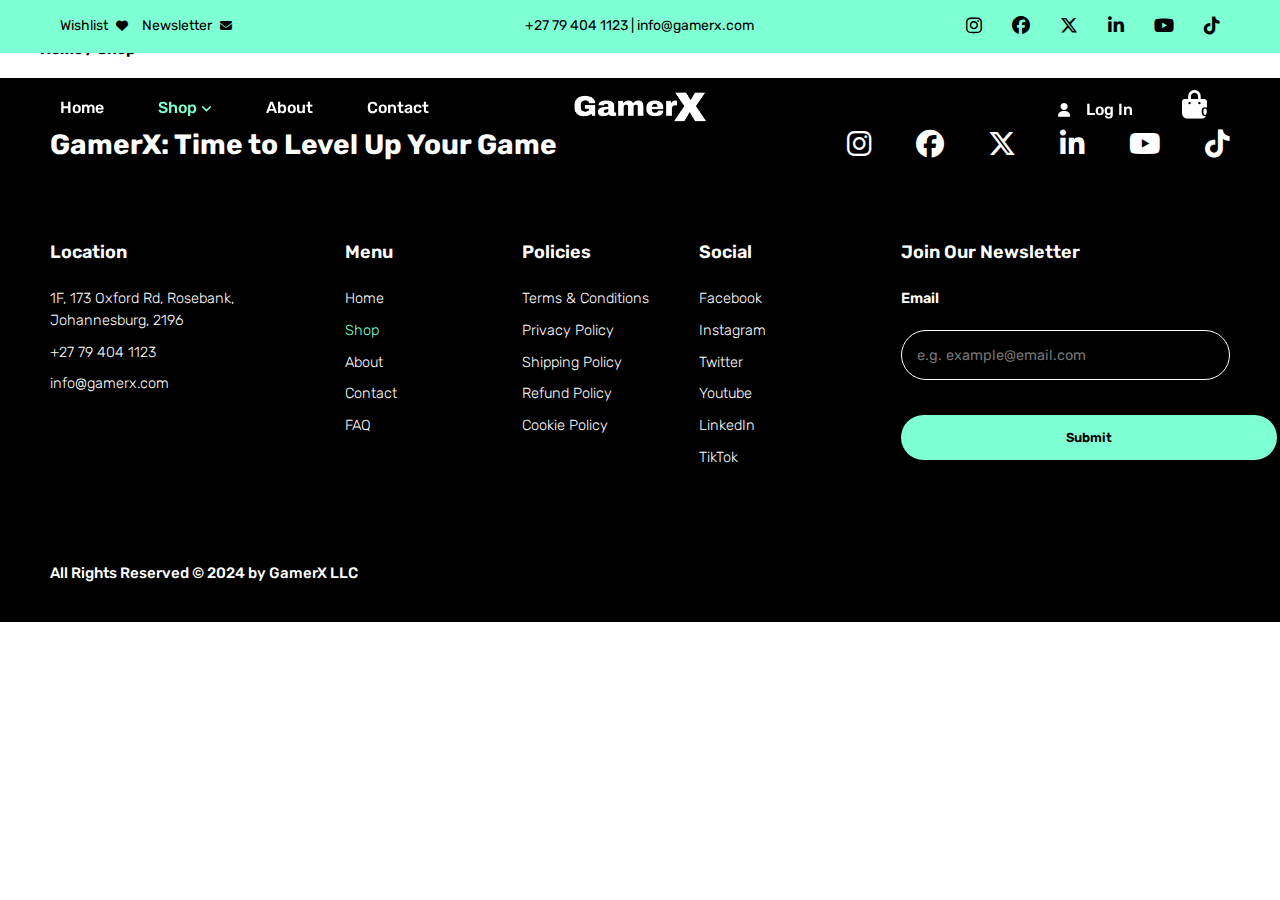
<file: shopall.html>
<!DOCTYPE html>
<html lang="en">
    <head>
        <meta charset="utf-8">
        <meta name="viewport" content="width=device-width, initial-scale=1.0">
        <link rel="stylesheet" href="style.css">
        <link rel="stylesheet" href="https://cdnjs.cloudflare.com/ajax/libs/font-awesome/6.5.1/css/all.min.css">
        <link rel="stylesheet" href="https://fonts.googleapis.com/css2?family=Material+Symbols+Outlined:opsz,wght,FILL,GRAD@24,400,0,0" />
        <title>Shop | GamerX</title>
    </head>
    <body>
        <!--Header-->
        <header>
            <div class="topbar">
                <div class="topbarRows">
                    <div class="topbarLeft">
                        <div class="topbarLeftcontent">
                            <a href="wishlist.html">Wishlist <i class="fa-solid fa-heart"></i></a>
                            <button>Newsletter <i class="fa-solid fa-envelope"></i></button>
                        </div>
                    </div>
                    <div class="topbarCenter">
                        <div class="topbarCentercontent">
                            <p>
                                <a href="tel:+27 79 404 1123">+27 79 404 1123</a>
                                |
                                <a href="mailto:info@gamerx.com">info@gamerx.com</a>
                            </p>
                        </div>
                    </div>
                    <div class="topbarRight">
                        <div class="topbarRightcontent">
                            <a href=""><i class="fa-brands fa-instagram"></i></a>
                            <a href=""><i class="fa-brands fa-facebook"></i></a>
                            <a href=""><i class="fa-brands fa-x-twitter"></i></a>
                            <a href=""><i class="fa-brands fa-linkedin-in"></i></a>
                            <a href=""><i class="fa-brands fa-youtube"></i></a>
                            <a href=""><i class="fa-brands fa-tiktok"></i></a>
                        </div>
                    </div>
                </div>
            </div>
            <div class="navigation">
                <div class="navigationrows">
                    <div class="navigationLeft">
                        <div class="navigationLeftcontent">
                            <a href="index.html">Home</a>
                            <a class="sub-menu active" href="shop.html">Shop <i class="fas fa-angle-down"></i></a>
                            <a href="about.html">About</a>
                            <a href="contact.html">Contact</a>
                        </div>
                    </div>
                    <div class="navigationCenter">
                        <a href="index.html"><img src="logo.svg" alt="GamerX: Time to Level Up Your Game"></a>
                    </div>
                    <div class="navigationRight">
                        <div class="navigationRightcontent">
                            <button id="sign-in" class="sign-in"><i class="fa-solid fa-user"></i> Log In</button>
                            <button id="shopping-cart" class="shopping-cart">
                                <i class="fa-solid fa-bag-shopping"></i>
                                <div class="items-shopping">
                                    <p>0</p>
                                </div>
                            </button>
                        </div>
                    </div>
                </div>
            </div>
            <div class="shopsubMenu">
                <div class="shopsubMenurows">
                    <div class="shopsubMenucolumns25">
                        <h3><a href="console.html">Consoles <i class="fa-solid fa-chevron-right"></i></a></h3>
                        <ul class="categories">
                            <li><a href="playstation.html">PlayStation</a></li>
                            <li><a href="xbox.html">Xbox</a></li>
                            <li><a href="nintendo.html">Nintendo</a></li>
                            <li><a href="virtualreality.html">Virtual Reality</a></li>
                        </ul>
                        <h3><a href="storagedevices.html">Storage Devices <i class="fa-solid fa-chevron-right"></i></a></h3>
                        <ul class="categories">
                            <li><a href="extharddrives.html">External Hard Drives</a></li>
                            <li><a href="usbdrives.html">USB Flash Drives</a></li>
                            <li><a href="memcards.html">Memory Cards</a></li>
                        </ul>
                        <h3><a href="controllers.html">Controllers <i class="fa-solid fa-chevron-right"></i></a></h3>
                        <ul class="categories">
                            <li><a href="playstationcontrollers">PS4 & PS5 Controllers</a></li>
                            <li><a href="xboxcontrollers.html">Xbox Controllers</a></li>
                            <li><a href="nintendocontrollers.html">Nintendo Controllers</a></li>
                            <li><a href="steeringwheels.html">Steering Wheels</a></li>
                        </ul>
                    </div>
                    <div class="shopsubMenucolumns25">
                        <h3><a href="pcgamingandgadgets.html">PC Gaming & Gadgets <i class="fa-solid fa-chevron-right"></i></a></h3>
                        <ul class="categories">
                            <li><a href="gaminglaptops.html">Gaming Laptops</a></li>
                            <li><a href="gamingdesktops.html">Gaming Desktops</a></li>
                            <li><a href="smartphoneandtablets.html">Smartphone & Tablets</a></li>
                        </ul>
                        <h3><a href="accessories.html">Accessories <i class="fa-solid fa-chevron-right"></i></a></h3>
                        <ul class="categories">
                            <li><a href="pcpartsandaccessories.html">PC Gaming Parts & Computer Accesssories</a></li>
                            <li><a href="controlleraccessroies.html">Controller Accessories & Skins</a></li>
                            <li><a href="headsetsandspeakers.html">Headsets & Speakers</a></li>
                            <li><a href="gamingchairs.html">Gaming Chairs</a></li>
                        </ul>
                    </div>
                    <div class="shopsubMenucolumns50"></div>
                </div>
            </div>
            <!--Hamburger-->
            <div class="hamburger"></div>
            <!--Mobile Menu-->
            <div class="mobileMenu"></div>
        </header>
        <!--Breadcrumb-->
        <section class="breadCrumb">
            <h3><a href="index.html">Home</a> / <a href="shop.html">Shop</a></h3>
        </section>
        <footer>
            <div class="topfooter">
                <div class="topfooterRows">
                    <div class="footerLeft">
                        <h2>GamerX: Time to Level Up Your Game</h2>
                    </div>
                    <div class="footerRight">
                        <a href=""><i class="fa-brands fa-instagram"></i></a>
                        <a href=""><i class="fa-brands fa-facebook"></i></a>
                        <a href=""><i class="fa-brands fa-x-twitter"></i></a>
                        <a href=""><i class="fa-brands fa-linkedin-in"></i></a>
                        <a href=""><i class="fa-brands fa-youtube"></i></a>
                        <a href=""><i class="fa-brands fa-tiktok"></i></a>
                    </div>
                </div>
            </div>
            <div class="middlefooter">
                <div class="middlefooterRows">
                    <div class="middlefooterColumns20">
                        <h3>Location</h3>
                        <a href="https://www.google.com/maps/place/WeWork+-+Coworking+%26+Office+Space/@-26.1458514,28.0438455,15z/data=!4m6!3m5!1s0x1e950dcd57eac3bf:0x2c4556de75b244a5!8m2!3d-26.1458514!4d28.0438455!16s%2Fg%2F11fk4sjcy4?entry=ttu"><p>1F, 173 Oxford Rd, Rosebank,<br> Johannesburg, 2196</p></a>
                        <a href="tel:+27794041123"><p>+27 79 404 1123</p></a>
                        <a href="mailto:infogamerx.com"><p>info@gamerx.com</p></a>
                    </div>
                    <div class="middlefooterColumns15">
                        <h3>Menu</h3>
                        <a href="index.html"><p>Home</p></a>
                        <a class="page" href="shop.html"><p>Shop</p></a>
                        <a href="about.html"><p>About</p></a>
                        <a href="contact.html"><p>Contact</p></a>
                        <a href="faq.html"><p>FAQ</p></a>
                    </div>
                    <div class="middlefooterColumns15">
                        <h3>Policies</h3>
                        <a href="termsandconditions.html"><p>Terms & Conditions</p></a>
                        <a href="privacypolicy.html"><p>Privacy Policy</p></a>
                        <a href="shippingpolicy.html"><p>Shipping Policy</p></a>
                        <a href="refundpolicy.html"><p>Refund Policy</p></a>
                        <a href="cookiepolicy.html"><p>Cookie Policy</p></a>
                    </div>
                    <div class="middlefooterColumns15">
                        <h3>Social</h3>
                        <a href=""><p>Facebook</p></a>
                        <a href=""><p>Instagram</p></a>
                        <a href=""><p>Twitter</p></a>
                        <a href=""><p>Youtube</p></a>
                        <a href=""><p>LinkedIn</p></a>
                        <a href=""><p>TikTok</p></a>
                    </div>
                    <div class="middlefooterColumns35">
                        <div class="footerForm">
                            <h3>Join Our Newsletter</h3>
                            <div class="footerformBox">
                                <form>
                                    <div class="row100footer">
                                        <div class="footerinputBox">
                                            <span>Email</span>
                                            <input type="email" placeholder="e.g. example@email.com" required>
                                        </div>  
                                    </div>
                                    <div class="row100footer">
                                        <input type="submit" value="Submit" class="footer-send-button">
                                    </div>
                                </form>
                            </div>
                        </div>
                    </div>
                </div>
            </div>
            <div class="bottomfooter">
                <p>All Rights Reserved © 2024 by GamerX LLC</p>
            </div>
        </footer>
        <script src=""></script>
    </body>
</html>
</file>
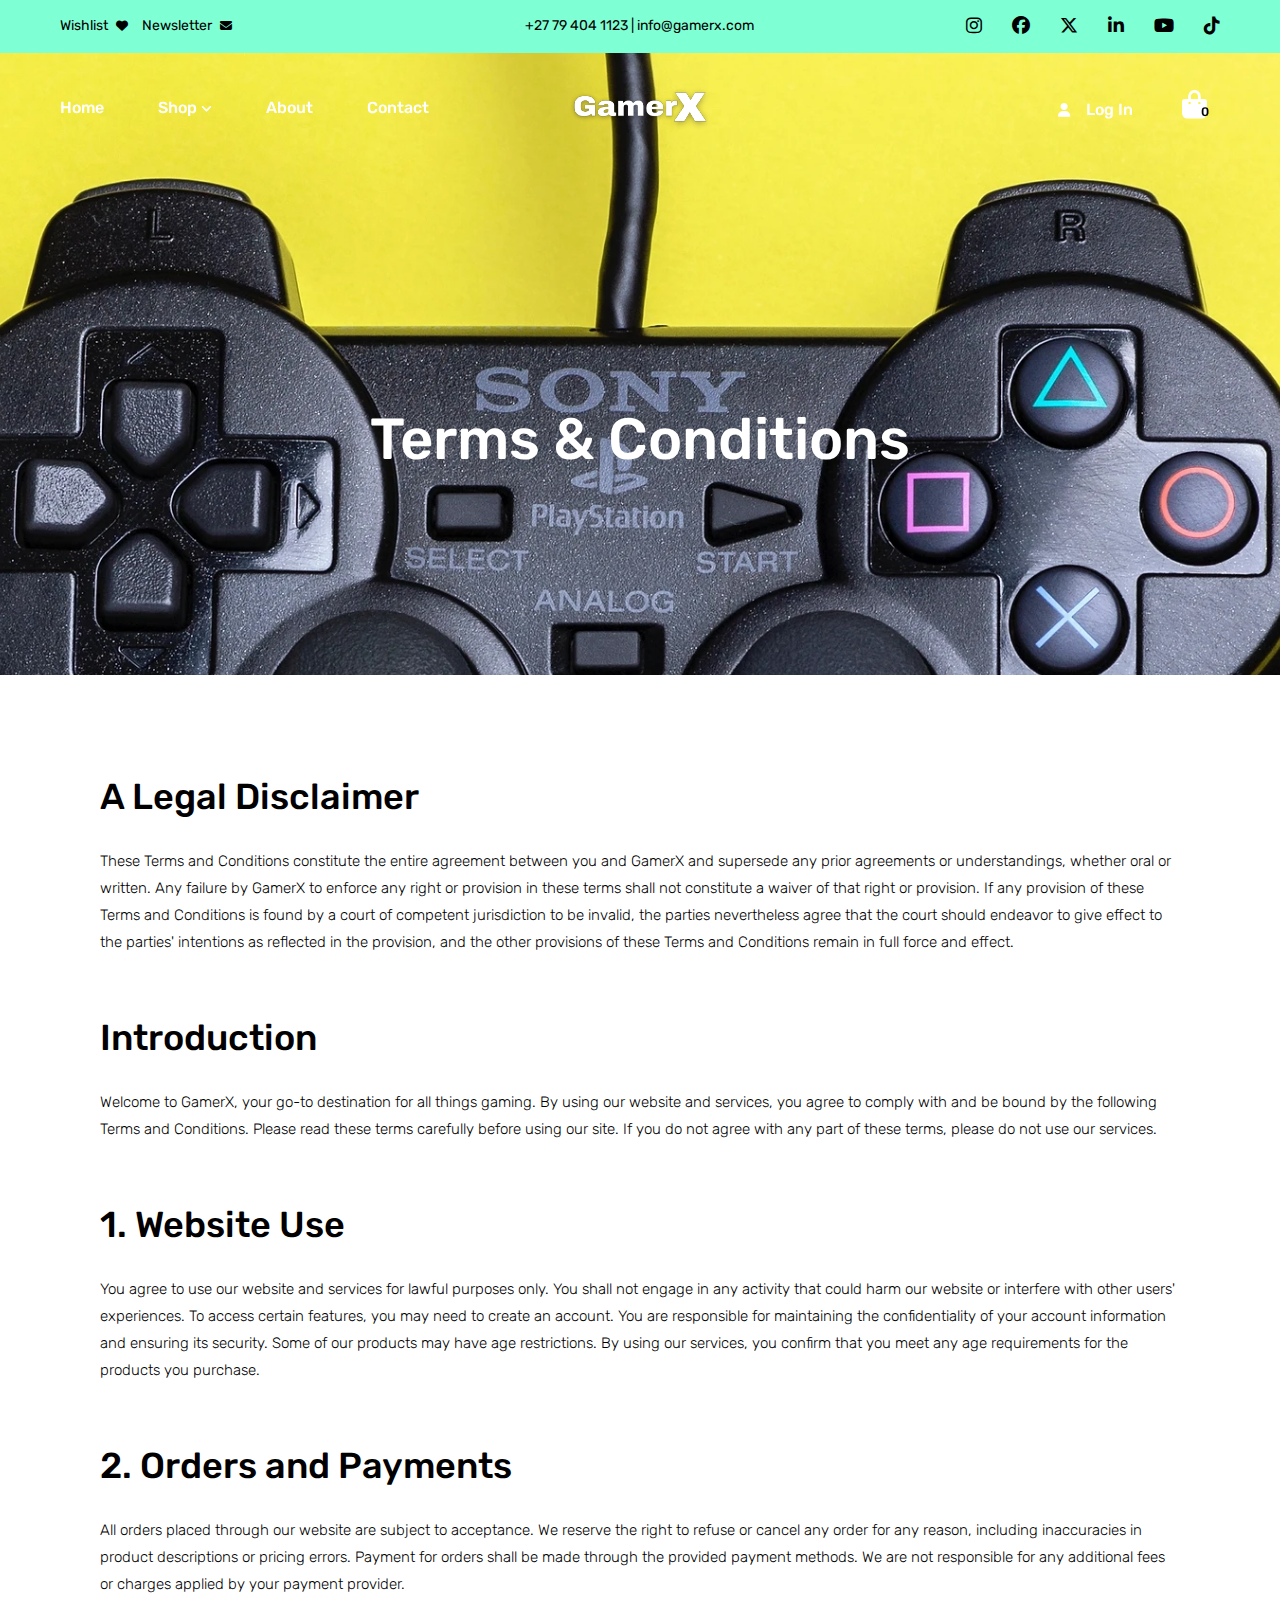
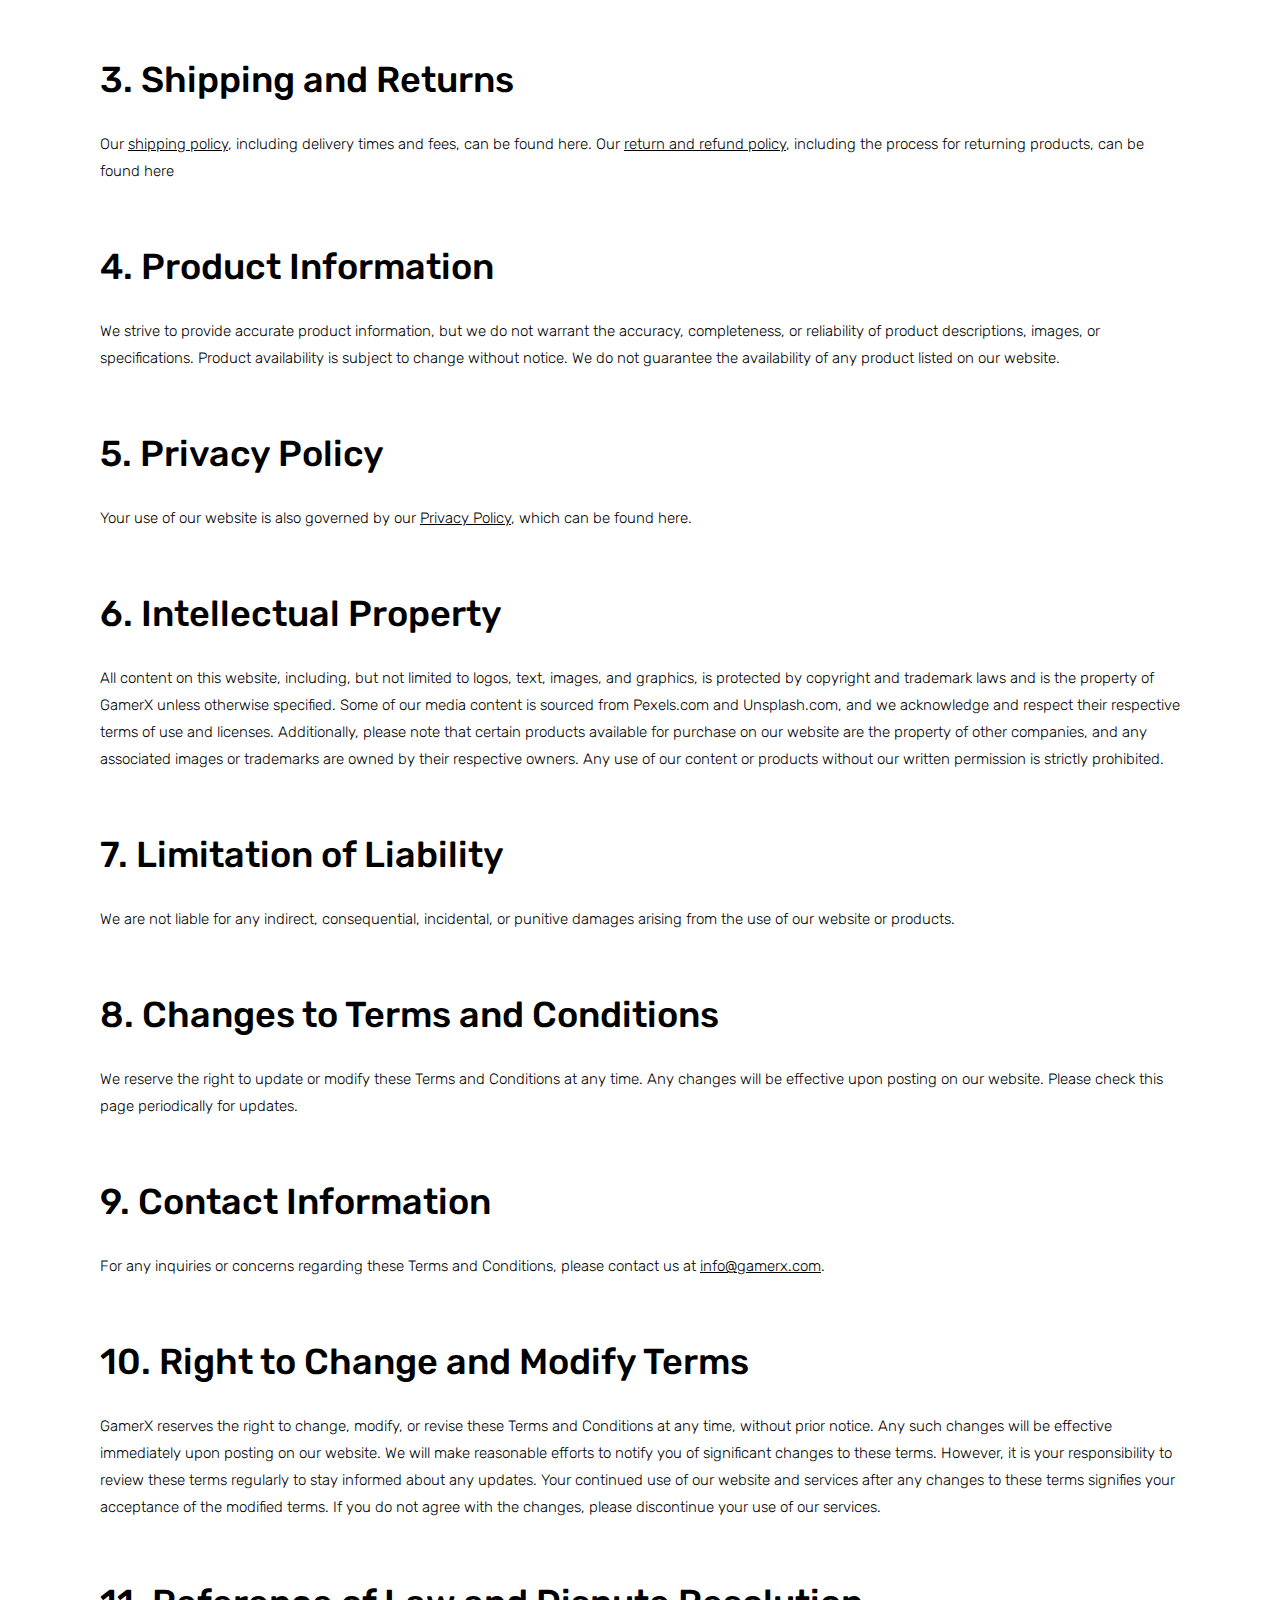
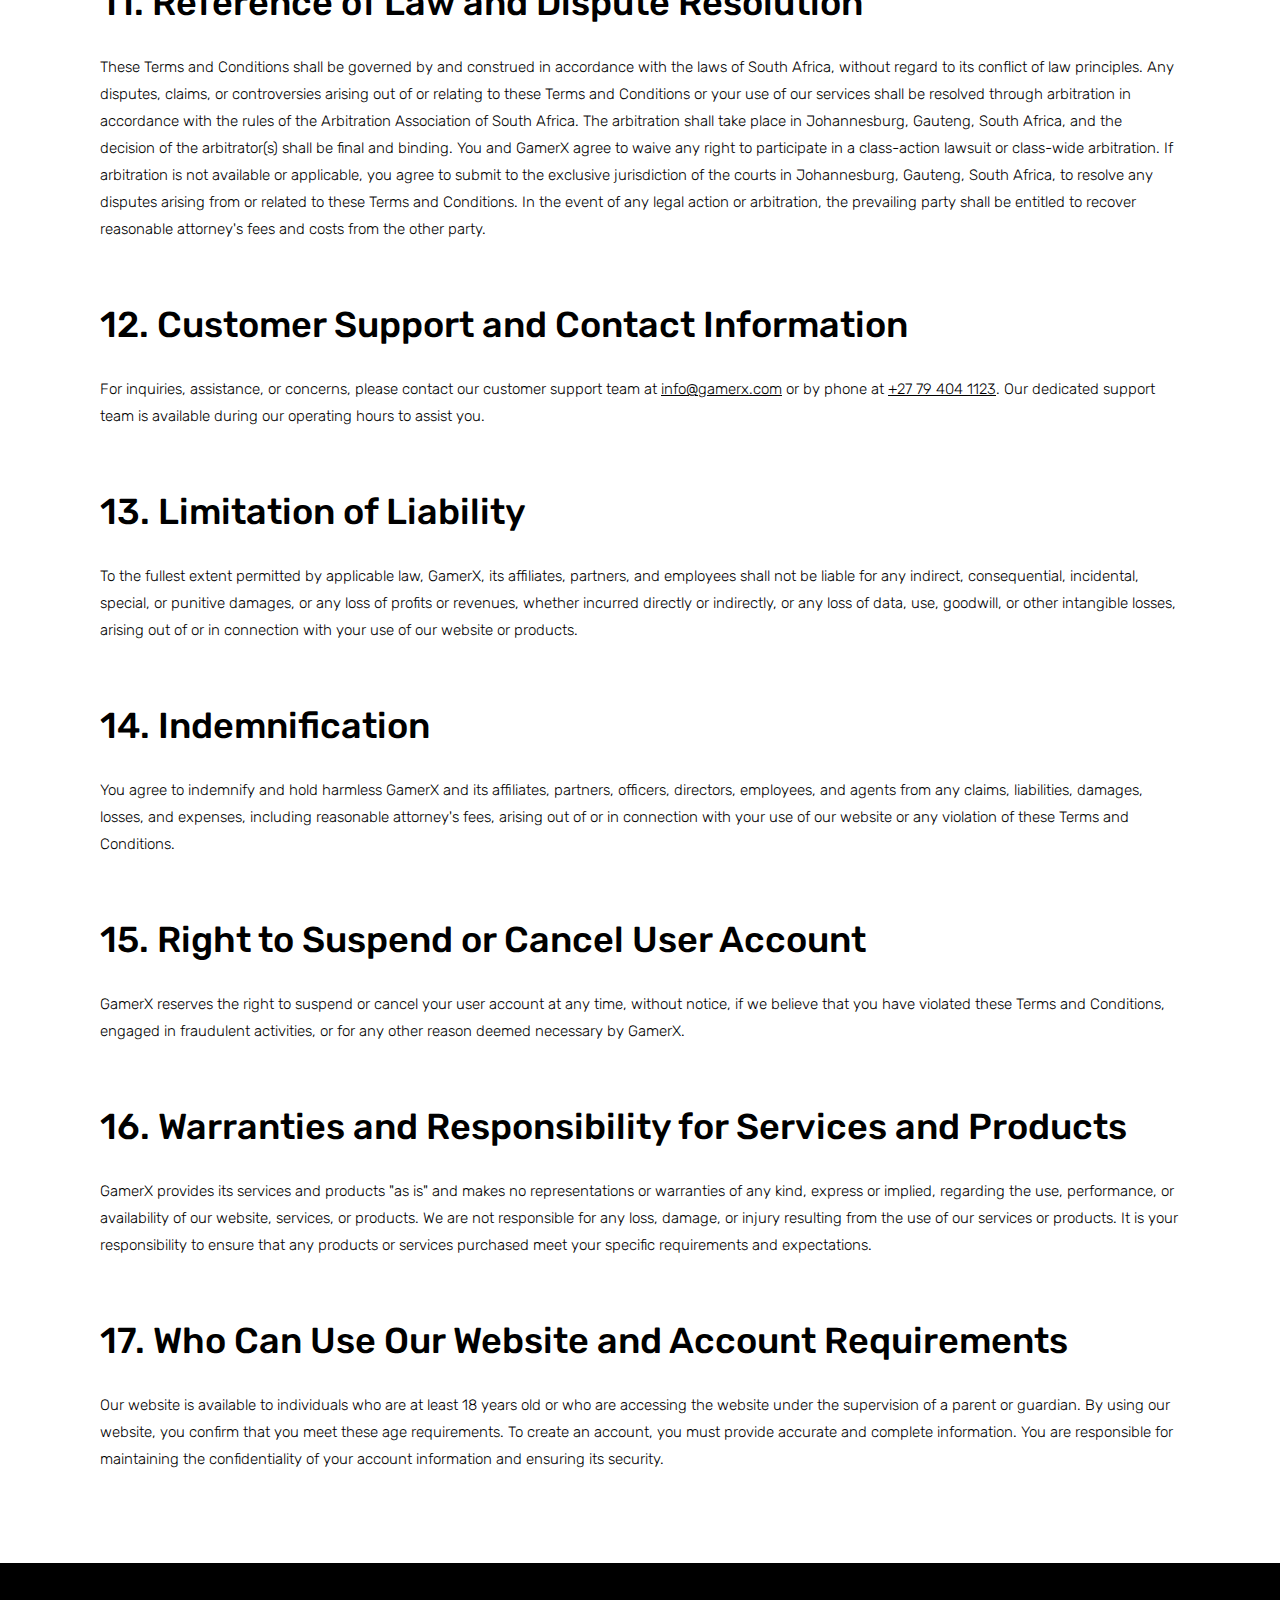
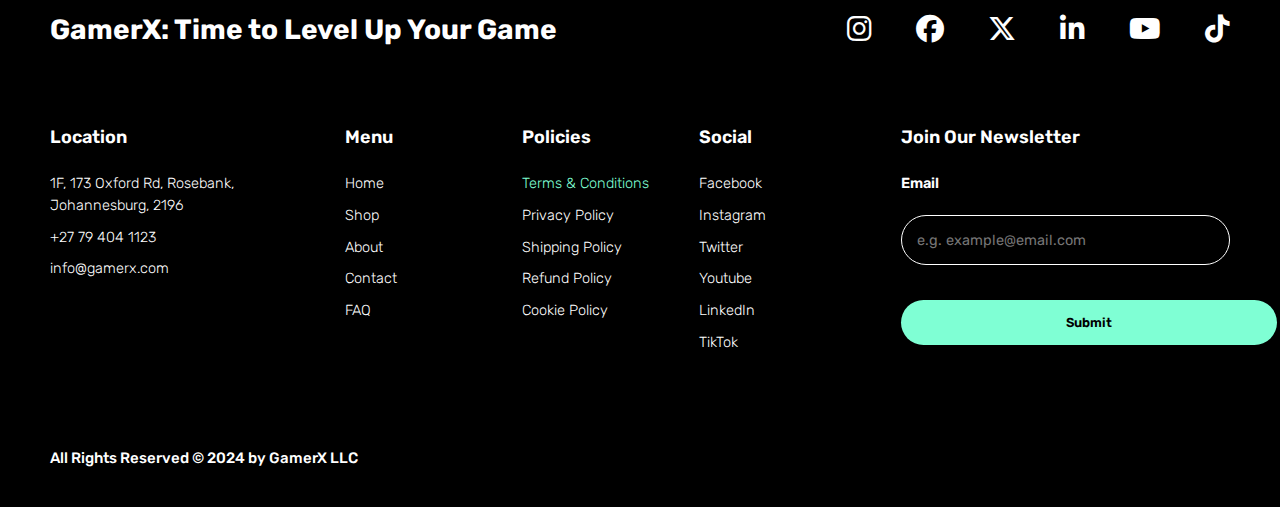
<file: termsandconditions.html>
<!DOCTYPE html>
<html lang="en">
    <head>
        <meta charset="utf-8">
        <meta name="viewport" content="width=device-width, initial-scale=1.0">
        <link rel="stylesheet" href="style.css">
        <link rel="stylesheet" href="https://cdnjs.cloudflare.com/ajax/libs/font-awesome/6.5.1/css/all.min.css">
        <link rel="stylesheet" href="https://fonts.googleapis.com/css2?family=Material+Symbols+Outlined:opsz,wght,FILL,GRAD@24,400,0,0" />
        <title>Terms & Conditions | GamerX</title>
    </head>
    <body>
        <!--Header-->
        <header>
            <div class="topbar">
                <div class="topbarRows">
                    <div class="topbarLeft">
                        <div class="topbarLeftcontent">
                            <a href="wishlist.html">Wishlist <i class="fa-solid fa-heart"></i></a>
                            <button>Newsletter <i class="fa-solid fa-envelope"></i></button>
                        </div>
                    </div>
                    <div class="topbarCenter">
                        <div class="topbarCentercontent">
                            <p>
                                <a href="tel:+27 79 404 1123">+27 79 404 1123</a>
                                |
                                <a href="mailto:info@gamerx.com">info@gamerx.com</a>
                            </p>
                        </div>
                    </div>
                    <div class="topbarRight">
                        <div class="topbarRightcontent">
                            <a href=""><i class="fa-brands fa-instagram"></i></a>
                            <a href=""><i class="fa-brands fa-facebook"></i></a>
                            <a href=""><i class="fa-brands fa-x-twitter"></i></a>
                            <a href=""><i class="fa-brands fa-linkedin-in"></i></a>
                            <a href=""><i class="fa-brands fa-youtube"></i></a>
                            <a href=""><i class="fa-brands fa-tiktok"></i></a>
                        </div>
                    </div>
                </div>
            </div>
            <div class="navigation">
                <div class="navigationrows">
                    <div class="navigationLeft">
                        <div class="navigationLeftcontent">
                            <a href="index.html">Home</a>
                            <a class="sub-menu" href="shop.html">Shop <i class="fas fa-angle-down"></i></a>
                            <a href="about.html">About</a>
                            <a href="contact.html">Contact</a>
                        </div>
                    </div>
                    <div class="navigationCenter">
                        <a href="index.html"><img src="logo.svg" alt="GamerX: Time to Level Up Your Game"></a>
                    </div>
                    <div class="navigationRight">
                        <div class="navigationRightcontent">
                            <button id="sign-in" class="sign-in"><i class="fa-solid fa-user"></i> Log In</button>
                            <button id="shopping-cart" class="shopping-cart">
                                <i class="fa-solid fa-bag-shopping"></i>
                                <div class="items-shopping">
                                    <p>0</p>
                                </div>
                            </button>
                        </div>
                    </div>
                </div>
            </div>
            <div class="shopsubMenu">
                <div class="shopsubMenurows">
                    <div class="shopsubMenucolumns25">
                        <h3><a href="console.html">Consoles <i class="fa-solid fa-chevron-right"></i></a></h3>
                        <ul class="categories">
                            <li><a href="playstation.html">PlayStation</a></li>
                            <li><a href="xbox.html">Xbox</a></li>
                            <li><a href="nintendo.html">Nintendo</a></li>
                            <li><a href="virtualreality.html">Virtual Reality</a></li>
                        </ul>
                        <h3><a href="storagedevices.html">Storage Devices <i class="fa-solid fa-chevron-right"></i></a></h3>
                        <ul class="categories">
                            <li><a href="extharddrives.html">External Hard Drives</a></li>
                            <li><a href="usbdrives.html">USB Flash Drives</a></li>
                            <li><a href="memcards.html">Memory Cards</a></li>
                        </ul>
                        <h3><a href="controllers.html">Controllers <i class="fa-solid fa-chevron-right"></i></a></h3>
                        <ul class="categories">
                            <li><a href="playstationcontrollers">PS4 & PS5 Controllers</a></li>
                            <li><a href="xboxcontrollers.html">Xbox Controllers</a></li>
                            <li><a href="nintendocontrollers.html">Nintendo Controllers</a></li>
                            <li><a href="steeringwheels.html">Steering Wheels</a></li>
                        </ul>
                    </div>
                    <div class="shopsubMenucolumns25">
                        <h3><a href="pcgamingandgadgets.html">PC Gaming & Gadgets <i class="fa-solid fa-chevron-right"></i></a></h3>
                        <ul class="categories">
                            <li><a href="gaminglaptops.html">Gaming Laptops</a></li>
                            <li><a href="gamingdesktops.html">Gaming Desktops</a></li>
                            <li><a href="smartphoneandtablets.html">Smartphone & Tablets</a></li>
                        </ul>
                        <h3><a href="accessories.html">Accessories <i class="fa-solid fa-chevron-right"></i></a></h3>
                        <ul class="categories">
                            <li><a href="pcpartsandaccessories.html">PC Gaming Parts & Computer Accesssories</a></li>
                            <li><a href="controlleraccessroies.html">Controller Accessories & Skins</a></li>
                            <li><a href="headsetsandspeakers.html">Headsets & Speakers</a></li>
                            <li><a href="gamingchairs.html">Gaming Chairs</a></li>
                        </ul>
                    </div>
                    <div class="shopsubMenucolumns50"></div>
                </div>
            </div>
            <!--Hamburger-->
            <div class="hamburger"></div>
            <!--Mobile Menu-->
            <div class="mobileMenu"></div>
        </header>
        <!--Terms and Conditions Hero-->
        <section class="termsHero">
            <div class="termsContent">
                <h1>Terms & Conditions</h1>
            </div>
        </section>
        <!--Terms and Conditions Content-->
        <section class="termsandconditionsContent">
            <h2>A Legal Disclaimer</h2>
            <p>These Terms and Conditions constitute the entire agreement between you and GamerX and supersede any prior agreements or understandings, whether oral or written. Any failure by GamerX to enforce any right or provision in these terms shall not constitute a waiver of that right or provision. If any provision of these Terms and Conditions is found by a court of competent jurisdiction to be invalid, the parties nevertheless agree that the court should endeavor to give effect to the parties' intentions as reflected in the provision, and the other provisions of these Terms and Conditions remain in full force and effect.</p>
            <h2>Introduction</h2>
            <p>Welcome to GamerX, your go-to destination for all things gaming. By using our website and services, you agree to comply with and be bound by the following Terms and Conditions. Please read these terms carefully before using our site. If you do not agree with any part of these terms, please do not use our services.</p>
            <h2>1. Website Use</h2>
            <p>You agree to use our website and services for lawful purposes only. You shall not engage in any activity that could harm our website or interfere with other users' experiences. To access certain features, you may need to create an account. You are responsible for maintaining the confidentiality of your account information and ensuring its security. Some of our products may have age restrictions. By using our services, you confirm that you meet any age requirements for the products you purchase.</p>
            <h2>2. Orders and Payments</h2>
            <p>All orders placed through our website are subject to acceptance. We reserve the right to refuse or cancel any order for any reason, including inaccuracies in product descriptions or pricing errors. Payment for orders shall be made through the provided payment methods. We are not responsible for any additional fees or charges applied by your payment provider.</p>
            <h2>3. Shipping and Returns</h2>
            <p>Our <a href="shippingpolicy.html">shipping policy</a>, including delivery times and fees, can be found here. Our <a href="refundpolicy.html">return and refund policy</a>, including the process for returning products, can be found here</p>
            <h2>4. Product Information</h2>
            <p>We strive to provide accurate product information, but we do not warrant the accuracy, completeness, or reliability of product descriptions, images, or specifications. Product availability is subject to change without notice. We do not guarantee the availability of any product listed on our website.</p>
            <h2>5. Privacy Policy</h2>
            <p>Your use of our website is also governed by our <a href="privacypolicy.html">Privacy Policy</a>, which can be found here.</p>
            <h2>6. Intellectual Property</h2>
            <p>All content on this website, including, but not limited to logos, text, images, and graphics, is protected by copyright and trademark laws and is the property of GamerX unless otherwise specified. Some of our media content is sourced from Pexels.com and Unsplash.com, and we acknowledge and respect their respective terms of use and licenses. Additionally, please note that certain products available for purchase on our website are the property of other companies, and any associated images or trademarks are owned by their respective owners. Any use of our content or products without our written permission is strictly prohibited.</p>
            <h2>7. Limitation of Liability</h2>
            <p>We are not liable for any indirect, consequential, incidental, or punitive damages arising from the use of our website or products.</p>
            <h2>8. Changes to Terms and Conditions</h2>
            <p>We reserve the right to update or modify these Terms and Conditions at any time. Any changes will be effective upon posting on our website. Please check this page periodically for updates.</p>
            <h2>9. Contact Information</h2>
            <p>For any inquiries or concerns regarding these Terms and Conditions, please contact us at <a href="mailto:info@gamerx.com">info@gamerx.com</a>.</p>
            <h2>10. Right to Change and Modify Terms</h2>
            <p>GamerX reserves the right to change, modify, or revise these Terms and Conditions at any time, without prior notice. Any such changes will be effective immediately upon posting on our website. We will make reasonable efforts to notify you of significant changes to these terms. However, it is your responsibility to review these terms regularly to stay informed about any updates. Your continued use of our website and services after any changes to these terms signifies your acceptance of the modified terms. If you do not agree with the changes, please discontinue your use of our services.</p>
            <h2>11. Reference of Law and Dispute Resolution</h2>
            <p>These Terms and Conditions shall be governed by and construed in accordance with the laws of South Africa, without regard to its conflict of law principles. Any disputes, claims, or controversies arising out of or relating to these Terms and Conditions or your use of our services shall be resolved through arbitration in accordance with the rules of the Arbitration Association of South Africa. The arbitration shall take place in Johannesburg, Gauteng, South Africa, and the decision of the arbitrator(s) shall be final and binding. You and GamerX agree to waive any right to participate in a class-action lawsuit or class-wide arbitration. If arbitration is not available or applicable, you agree to submit to the exclusive jurisdiction of the courts in Johannesburg, Gauteng, South Africa, to resolve any disputes arising from or related to these Terms and Conditions. In the event of any legal action or arbitration, the prevailing party shall be entitled to recover reasonable attorney's fees and costs from the other party.</p>
            <h2>12. Customer Support and Contact Information</h2>
            <p>For inquiries, assistance, or concerns, please contact our customer support team at <a href="mailto:info@gamerx.com">info@gamerx.com</a> or by phone at <a href="tel:+27 79 404 1123">+27 79 404 1123</a>. Our dedicated support team is available during our operating hours to assist you.</p>
            <h2>13. Limitation of Liability</h2>
            <p>To the fullest extent permitted by applicable law, GamerX, its affiliates, partners, and employees shall not be liable for any indirect, consequential, incidental, special, or punitive damages, or any loss of profits or revenues, whether incurred directly or indirectly, or any loss of data, use, goodwill, or other intangible losses, arising out of or in connection with your use of our website or products.</p>
            <h2>14. Indemnification</h2>
            <p>You agree to indemnify and hold harmless GamerX and its affiliates, partners, officers, directors, employees, and agents from any claims, liabilities, damages, losses, and expenses, including reasonable attorney's fees, arising out of or in connection with your use of our website or any violation of these Terms and Conditions.</p>
            <h2>15. Right to Suspend or Cancel User Account</h2>
            <p>GamerX reserves the right to suspend or cancel your user account at any time, without notice, if we believe that you have violated these Terms and Conditions, engaged in fraudulent activities, or for any other reason deemed necessary by GamerX.</p>
            <h2>16. Warranties and Responsibility for Services and Products</h2>
            <p>GamerX provides its services and products "as is" and makes no representations or warranties of any kind, express or implied, regarding the use, performance, or availability of our website, services, or products. We are not responsible for any loss, damage, or injury resulting from the use of our services or products. It is your responsibility to ensure that any products or services purchased meet your specific requirements and expectations.</p>
            <h2>17. Who Can Use Our Website and Account Requirements</h2>
            <p>Our website is available to individuals who are at least 18 years old or who are accessing the website under the supervision of a parent or guardian. By using our website, you confirm that you meet these age requirements. To create an account, you must provide accurate and complete information. You are responsible for maintaining the confidentiality of your account information and ensuring its security.</p>
        </section>
        <footer>
            <div class="topfooter">
                <div class="topfooterRows">
                    <div class="footerLeft">
                        <h2>GamerX: Time to Level Up Your Game</h2>
                    </div>
                    <div class="footerRight">
                        <a href=""><i class="fa-brands fa-instagram"></i></a>
                        <a href=""><i class="fa-brands fa-facebook"></i></a>
                        <a href=""><i class="fa-brands fa-x-twitter"></i></a>
                        <a href=""><i class="fa-brands fa-linkedin-in"></i></a>
                        <a href=""><i class="fa-brands fa-youtube"></i></a>
                        <a href=""><i class="fa-brands fa-tiktok"></i></a>
                    </div>
                </div>
            </div>
            <div class="middlefooter">
                <div class="middlefooterRows">
                    <div class="middlefooterColumns20">
                        <h3>Location</h3>
                        <a href="https://www.google.com/maps/place/WeWork+-+Coworking+%26+Office+Space/@-26.1458514,28.0438455,15z/data=!4m6!3m5!1s0x1e950dcd57eac3bf:0x2c4556de75b244a5!8m2!3d-26.1458514!4d28.0438455!16s%2Fg%2F11fk4sjcy4?entry=ttu"><p>1F, 173 Oxford Rd, Rosebank,<br> Johannesburg, 2196</p></a>
                        <a href="tel:+27794041123"><p>+27 79 404 1123</p></a>
                        <a href="mailto:infogamerx.com"><p>info@gamerx.com</p></a>
                    </div>
                    <div class="middlefooterColumns15">
                        <h3>Menu</h3>
                        <a href="index.html"><p>Home</p></a>
                        <a href="shop.html"><p>Shop</p></a>
                        <a href="about.html"><p>About</p></a>
                        <a href="contact.html"><p>Contact</p></a>
                        <a href="faq.html"><p>FAQ</p></a>
                    </div>
                    <div class="middlefooterColumns15">
                        <h3>Policies</h3>
                        <a class="page" href="termsandconditions.html"><p>Terms & Conditions</p></a>
                        <a href="privacypolicy.html"><p>Privacy Policy</p></a>
                        <a href="shippingpolicy.html"><p>Shipping Policy</p></a>
                        <a href="refundpolicy.html"><p>Refund Policy</p></a>
                        <a href="cookiepolicy.html"><p>Cookie Policy</p></a>
                    </div>
                    <div class="middlefooterColumns15">
                        <h3>Social</h3>
                        <a href=""><p>Facebook</p></a>
                        <a href=""><p>Instagram</p></a>
                        <a href=""><p>Twitter</p></a>
                        <a href=""><p>Youtube</p></a>
                        <a href=""><p>LinkedIn</p></a>
                        <a href=""><p>TikTok</p></a>
                    </div>
                    <div class="middlefooterColumns35">
                        <div class="footerForm">
                            <h3>Join Our Newsletter</h3>
                            <div class="footerformBox">
                                <form>
                                    <div class="row100footer">
                                        <div class="footerinputBox">
                                            <span>Email</span>
                                            <input type="email" placeholder="e.g. example@email.com" required>
                                        </div>  
                                    </div>
                                    <div class="row100footer">
                                        <input type="submit" value="Submit" class="footer-send-button">
                                    </div>
                                </form>
                            </div>
                        </div>
                    </div>
                </div>
            </div>
            <div class="bottomfooter">
                <p>All Rights Reserved © 2024 by GamerX LLC</p>
            </div>
        </footer>
        <script src=""></script>
    </body>
</html>
</file>
<file: style.css>
@import url('https://fonts.googleapis.com/css2?family=Rubik:ital,wght@0,300..900;1,300..900&display=swap');

* {
    margin: 0;
    padding: 0;
    box-sizing: border-box;
    font-family: "Rubik", sans-serif;
    scroll-behavior: smooth;
}

html {
    scroll-behavior: smooth;
}

/*Header*/

header {
    position: fixed;
    z-index: 999999;
    width: 100%;
}

/*Top Bar*/

header .topbar {
    position: absolute;
    z-index: 9999;
    width: 100%;
    height: 52.5px;
    background-color: aquamarine;
    padding: 15px;
}

header .topbarRows:after {
    content: "";
    display: table;
    clear: both;
}

header .topbarLeft {
    width: 33.33%;
    float: left;
}

header .topbarLeftcontent {
    padding: 0px;
    margin-left: 45px;
}

header .topbarLeftcontent a {
    text-decoration: none;
    font-size: 14px;
    color: black;
    font-weight: 400;
    cursor: pointer;
}

header .topbarLeftcontent a:hover {
    color: white;
    animation: backwards;
    transition: 0.5s;
}

header .topbarLeftcontent i {
    font-size: 12px;
    color: black;
    margin-left: 5px;
    margin-right: 5px;
}

header .topbarLeftcontent i:hover {
    color: white;
    animation: backwards;
    transition: 0.5s;
}

header .topbarLeftcontent button {
    background-color: transparent;
    border: none;
    font-size: 14px;
    color: black;
    font-weight: 400;
    cursor: pointer;
    margin-left: 5px;
}

header .topbarLeftcontent button:hover {
    color: white;
    animation: backwards;
    transition: 0.5s;
}

header .topbarCenter {
    width: 33.33%;
    float: left;
    text-align: center;
}

header .topbarCentercontent {
    padding: 0px;
    margin-top: 2px;
}

header .topbarCentercontent p {
    font-size: 14px;
    font-weight: 400;
}

header .topbarCentercontent a {
    text-decoration: none;
    font-size: 14px;
    color: black;
    font-weight: 400;
    cursor: pointer;
}

header .topbarCentercontent a:hover {
    color: white;
    animation: backwards;
    transition: 0.5s;
}

header .topbarRight {
    width: 33.33%;
    float: left;
    text-align: right;
}

header .topbarRightcontent {
    padding: 0px;
    margin-right: 45px;
}

header .topbarRightcontent a {
    margin-right: 26px;
    font-size: 18px;
    color: black;
    text-decoration: none;
    cursor: pointer;
}

header .topbarRightcontent a:hover {
    color: white;
    animation: backwards;
    transition: 0.5s;
}

header .topbarRightcontent a:last-child {
    margin-right: 0px;
}

/*Navigation*/

header .navigation {
    position: absolute;
    z-index: 99999;
    width: 100%;
    margin-top: 52.5px;
    height: 105px;
    background-color: transparent;
    padding: 15px;
}

header .naviagtionrows:after {
    content: "";
    display: table;
    clear: both;
}

header .navigationLeft {
    width: 33.33%;
    float: left;
}

header .navigationLeftcontent {
    padding: 0px;
    margin-left: 45px;
    margin-top: 30px;
}

header .navigationLeftcontent a {
    height: 105px;
    margin-right: 50px;
    text-decoration: none;
    font-weight: 500;
    font-size: 16px;
    color: white;
}

header .navigationLeftcontent a:hover {
    color: aquamarine;
    transition: 0.5s;
}

header .navigationLeftcontent i {
    font-size: 12.5px;
}

header .navigationLeftcontent .active {
    color: aquamarine;
}

header .navigationLeftcontent a:last-child {
    margin-right: 0px;
}

header .navigationCenter {
    float: left;
    width: 33.33%;
    text-align: center;
}

header .navigationRight {
    width: 33.33%;
    float: left;
    text-align: right;
}

header .navigationRightcontent {
    padding: 0px;
    margin-right: 45px;
    margin-top: 22.5px;
}

header .navigationRightcontent button {
    margin-right: 45px;
    background-color: transparent;
    border: none;
    color: white;
    font-size: 16px;
    font-weight: 500;
    cursor: pointer;
}

header .navigationRightcontent i {
    font-size: 14px;
    margin-right: 12.5px;
}

header .navigationRightcontent .shopping-cart i {
    font-size: 28.5px;
}

header .navigationRightcontent .shopping-cart .items-shopping p{
    position: absolute;
    font-size: 12.5px;
    color: black;
    border-radius: 50%;
    width: 15px;
    height: 15px;
    left: 93.56%;
    top: 49%;
}

header .navigationRightcontent button:last-child {
    margin-right: 0px;
}

header .navigationLeft .sub-menu {
    padding: 100px 0px;
}

header .shopsubMenu {
    position: absolute;
    margin-top: 157.5px;
    width: 100%;
    height: 500px;
    background-color: white;
    z-index: 999999;
    padding: 15px;
    display: none;
}

header .shopsubMenurows:after {
    content: "";
    display: table;
    clear: both;
}

header .shopsubMenucolumns25 {
    width: 25%;
    float: left;
}

/*Header Sub-Menu*/

/*Hamburger*/

/*Mobile Menu*/

/*Home Welcome*/

.welcome {
    right: 0;
    width: 100%;
    min-height: 90vh;
    position: relative;
    padding: 100px;
    display: flex;
    justify-content: space-between;
    align-items: center;
    background: #111;
    color: white;
    z-index: 2;
}

.welcome video {
    position: absolute;
    top: 0;
    left: 0;
    width: 100%;
    height: 100%;
    object-fit: cover;
    opacity: 0.8;
}

.welcomeoverlay {
    position: absolute;
    top: 0;
    left: 0;
    width: 100%;
    height: 100%;
    background: rgba(0, 0, 0, 0.55);
 
}

.welcometext {
    margin-top: 150px;
    position: relative;
    z-index: 10;
    align-items: center;
    text-align: center;
    left: 50%;
    width: 50%;
    transform: translate(-50%,0);
}

.welcometext h1 {
    font-size: 56px;
    margin-bottom: 7.5px;
    font-weight: 700;
    color: white;
}

.welcometext p {
    margin-bottom: 45px;
    font-size: 19px;
    font-weight: 400;
    color: white;
    line-height: 1.5em;
}

.welcometext a {
    cursor: pointer;
    border-style: solid;
    border-width: 1.65px;
    text-decoration: none;
    color: white;
    padding: 10px 40px 10px 40px;
    background: transparent;
    border-radius: 5px;
    font-weight: 500;
    border-color: white;
    transition: 0.5s;
    font-size: 15px;
}

.welcometext a:hover {
    border-radius: 5px;
    color: black;
    background: aquamarine;
    animation: ease-out 0.4s;
    border: none;
}

/*Home Best Sellers*/

.bestSellers {
    margin-top: 5px;
    margin-left: 15px;
    padding: 40px;
    width: 100%;
}

.bestSellers h1 {
    font-size: 33px;
    font-weight: 500;
}

.bestsellers-container {
    margin-top: 20px;
    width: 100%;
    padding: 40px 40px 40px 0px;
    position: relative;
}

.bestsellers-section {
    display: flex;
    justify-content: space-between;
    align-items: center;
    flex-wrap: wrap;
}

.bestsellers-image {
    flex: 1; 
    overflow: hidden;
    border-radius: 15px;
}

.bestsellers-image img {
    object-fit: cover;
    display: block;
    transition: 0.5s ease;
    width: 100%;
    height: 145vh;
    border-radius: 15px;
}

.bestsellers-products {
    flex: 1;
    margin-right: 50px;
    justify-content: space-between;
    top: 0;
    width: 100%;
}

.bestsellers-productsrows:after {
    content: "";
    display: table;
    clear: both;
}

.bestsellers-productscolumns {
    float: left;
    width: 47.5%;
    margin-right: 30px;
    text-align: center;
}

.bestsellers-productscolumns:last-child {
    margin-right: 0px;
}

.bestsellerstext {
    position: absolute;
    top: 50%;
    left: 74%;
    transform: translate(-50%, -50%);
    z-index: 99999;
    text-align: center;
    width: 30%;
}

.bestsellerstext p {
    font-size: 31.5px;
    color: white;
    font-weight: 500;
    margin-bottom: 60px;
    line-height: 1.25em;
}

.bestsellerstext a {
    cursor: pointer;
    border-style: solid;
    border-width: 1.65px;
    text-decoration: none;
    color: white;
    padding: 10px 40px 10px 40px;
    background: transparent;
    border-radius: 5px;
    font-weight: 500;
    border-color: white;
    transition: 0.5s;
    font-size: 15px;
}

.bestsellerstext a:hover {
    border-radius: 5px;
    color: black;
    background: aquamarine;
    animation: ease-out 0.4s;
    border: none;
}

.bestproductcard {
    position: relative;
    text-align: center;
    height: 560px;
    margin-bottom: 50px;
}

.bestproductcard:last-child {
    margin-bottom: 0px;
}

.bestproductcard img {
    width: 100%;
    height: 380px;
    object-fit: cover;
    border-radius: 15px;
}

.bestproductcard .secimg {
    display: none;
}

.bestproducttext {
    text-align: left;
    margin-top: 20px;
    position: relative;
    margin-left: 5px;
}

.bestproducttext h6 {
    text-transform: uppercase;
    font-size: 13px;
    margin-bottom: 10px;
    font-weight: 600;
    position: relative;
}

.bestproducttext h4 {
    text-transform: capitalize;
    font-size: 18px;
    font-weight: 500;
    margin-bottom: 10px;
    position: relative;
}

.bestproducttext p {
    font-weight: 200;
    margin-bottom: 0px;
    position: relative;
}

.bestproducttext a {
    text-decoration: none;
    color: black;
}

.bestproducttext a:hover {
    color: aquamarine;
}

.bestproductcard button {
    position: absolute;
    left: 0;
    width: 100%;
    height: 40px;
    cursor: pointer;
    bottom: 0px;
    border: none;
    font-size: 14px;
    font-weight: 500;
    border-radius: 15px;
    background-color: aquamarine;
    transition: 0.5s;
}

.bestproductcard button:hover {
    background-color: black;
    color: aquamarine;
    
}

/*Home Our Brands*/

.ourBrands {
    padding: 40px;
    width: 100%;
    align-items: center;
    text-align: center;
    place-items: center;
}

.ourBrands h1 {
    font-size: 33px;
    font-weight: 500;
    margin-bottom: 40px;
}

.ourBrandscontainer {
    border-top: 1px solid black;
    border-bottom: 1px solid black;
}

.ourBrandsrows {
    margin-top: 40px;
    margin-bottom: 40px;
}

.ourBrandsrows:after {
    content: "";
    display: table;
    clear: both;
}

.ourBrandscolumns {
    width: 20%;
    float: left;
    text-align: center;
    align-items: center;
}

.ourBrandscolumns img {
    width: 220px;
    height: 200px;
}


/*Home About Us*/

.aboutUs {
    padding: 40px;
    width: 100%;
}

.whoweare-container {
    width: 100%;
    margin: 0 auto;
    padding: 27.5px 27.5px;
}

.whoweare-section {
    display: flex;
    justify-content: space-between;
    align-items: center;
    flex-wrap: wrap;
}

.whoweare-image {
    flex: 1; 
    overflow: hidden;
    border-radius: 15px;
    margin-right: 60px;
}

.whoweare-image img {
    object-fit: cover;
    display: block;
    transition: 0.5s ease;
    width: 100%;
    height: 105vh;
    border-radius: 15px;
}

.whoweare-content {
    flex: 1;
}

.whoweare-content h2 {
    font-size: 33px;
    font-weight: 500;
    margin-bottom: 40px;
}

.whoweare-content p {
    font-size: 16.5px;
    font-weight: 300;
    line-height: 1.95em;
}

.whoweare-content a {
    cursor: pointer;
    border-style: solid;
    border-width: 1.65px;
    text-decoration: none;
    color: black;
    padding: 10px 40px 10px 40px;
    background: transparent;
    border-radius: 5px;
    font-weight: 500;
    border-color: black;
    transition: 0.5s;
    font-size: 15px;
}

.whoweare-content a:hover {
    border-radius: 5px;
    color: black;
    background: aquamarine;
    animation: ease-out 0.4s;
    border: none;
}

/*Home Products Designed For You*/

.productsDesigned {
    margin-top: 5px;
    padding: 37.5px;
    width: 100%;
    margin-left: 10px;
}

.productsDesigned h1 {
    font-size: 33px;
    font-weight: 500;
}

.productsDesignedrows:after {
    content: "";
    display: table;
    clear: both;
}

.productsDesignedcolumn {
    float: left;
    width: 32%;
    margin-right: 18.1px;
    justify-content: space-between;
    position: relative;
}

.productsDesignedcolumn:last-child {
    margin-right: 0px;
}

.productsDesignedcolumn p {
    font-size: 15.5px;
    font-weight: 100;
    line-height: 1.8em;
    margin-bottom: 50px;
}

.productsDesignedcolumn h3 {
    font-size: 21px;
    font-weight: 500;
    margin-bottom: 25px;
}

.productsDesignedcolumn img {
    object-fit: cover;
    border-radius: 15px;
    width: 100%;
}

.productsDesignedlink {
    position: absolute;
    top: 85%;
    text-align: center;
    left: 50%;
    width: 100%;
    transform: translate(-50%,0);
}

.productsDesignedlink a {
    cursor: pointer;
    border-style: solid;
    border-width: 1.65px;
    text-decoration: none;
    color: black;
    padding: 12.5px 35px;
    background: aquamarine;
    border-radius: 30px;
    font-weight: 500;
    border-color: white;
    transition: 0.5s;
    font-size: 15px;
}

.productsDesignedlink a:hover {
    letter-spacing: 2px;
    border-color: aquamarine;
    border-radius: 30px;
    border-style: solid;
    border-width: 1.65px;
    background: black;
    animation: ease-out 0.4s;
    color: white;
}

.productsDesignedcontainer {
    margin-top: 55px;
}

/*Home Why Shop With Us*/

.whyShop {
    margin-top: 20px;
    padding: 50px;
    width: 100%;
    text-align: center;
    margin-bottom: 45px;
}

.whyShop h1 {
    font-size: 33px;
    font-weight: 500;
    margin-bottom: 40px;
}

.whyShoprows:after {
    content: "";
    display: table;
    clear: both;
}

.whyShopcolumns {
    float: left;
    width: 22.5%;
    text-align: center;
    margin-right: 42.5px;
    padding: 10px;
    margin-top: 12.5px;
}

.whyShopcolumns:last-child {
    margin-right: 0px;
}

.whyShopcolumns p {
    font-size: 16px;
    font-weight: 200;
    line-height: 1.8em;
}

.whyShopcolumns h3 {
    font-size: 17.5px;
    text-transform: uppercase;
    font-weight: 600;
    margin-bottom: 30px;
}

.whyShopcolumns .material-symbols-outlined {
    margin-bottom: 30px;
    font-size: 50px;
    font-weight: 300;
}

/*Home Featured Brands*/

.featuredBrands {
    margin-top: 5px;
    padding: 40px;
    width: 100%;
    text-align: center;
}

.featuredBrandsrows:after {
    content: "";
    display: table;
    clear: both;
}

.featuredBrandscolumns375 {
    float: left;
    width: 33.33%;
    text-align: center;
    margin-left: 10px;
}

.featuredBrandscolumns375:last-child {
    margin-right: 0px;
    margin-left: 0px;
}

.featuredBrandscolumns25 {
    float: left;
    width: 25%;
    margin: 45px;
    position: sticky;
    bottom: 0px;
    top: 300px;
    transition: 0.3s;
}

.featuredBrandscontainer img {
    width: 100%;
    height: 77.5vh;
    object-fit: cover;
    border-radius: 15px;
}

.featuredBrandscontainer {
    position: relative;
    margin-bottom: 100px;
}

.featuredBrandscontainer:last-child {
    margin-bottom: 0px;
}

.featuredBrandstext {
    width: 85%;
    text-align: left;
    position: absolute;
    bottom: 70px;
    left: 37.5px;
}

.featuredBrandstext p {
    color: rgb(232, 232, 232);
    font-size: 16px;
    font-weight: 100;
    word-spacing: 2px;
    margin-bottom: 50px;
    line-height: 1.5em;
}

.featuredBrandstext h4 {
    color: white;
    margin-bottom: 35px;
    font-size: 18.5px;
    font-weight: 500;
}

.featuredBrandstext a {
    color: white;
    text-decoration: none;
    padding: 10px 50px 10px 50px;
    border: 1px solid white;
    border-radius: 5px;
    text-align: center;
    cursor: pointer;
    font-size: 15px;
    background-color: transparent;
    transition: 0.5s;
}

.featuredBrandstext a:hover {
    border: none;
    background-color: aquamarine;
    color: black;
}

.featuredCenter {
    padding: 20px;
}

.featuredCenter h2 {
    font-size: 33px;
    font-weight: 500;
    margin-bottom: 30px;
}

.featuredCenter p {
    font-size: 28px;
    font-weight: 100;
    margin-bottom: 50px;
}

.featuredCenter a {
    cursor: pointer;
    border-style: solid;
    border-width: 1.65px;
    text-decoration: none;
    color: black;
    padding: 10px 40px 10px 40px;
    background: transparent;
    border-radius: 5px;
    font-weight: 500;
    border-color: black;
    transition: 0.5s;
    font-size: 15px;
}

.featuredCenter a:hover {
    border-radius: 5px;
    color: black;
    background: aquamarine;
    animation: ease-out 0.4s;
    border: none;
}

/*Home More Products*/

.moreProducts {
    margin-top: 30px;
    padding: 40px;
    width: 100%;
    text-align: center;
}

.moreProducts a {
    text-align: center;
}

.moreProductsrows:after {
    content: "";
    display: table;
    clear: both;
}

.moreProductcolumns {
    float: left;
    width: 32%;
    text-align: center;
    margin-right: 25px;
}

.moreProductcolumns:last-child {
    margin-right: 0px;
}

.moreProductcolumns img {
    width: 96.5%;
    object-fit: cover;
    height: 65vh;
    border-radius: 15px;
    margin-bottom: 45px;
}

.moreProducts h1 {
    font-size: 33px;
    font-weight: 500;
    margin-bottom: 75px;
}

.moreProductcolumns h3 {
    font-size: 28px;
    margin-bottom: 80px;
}

.moreProductslink a {
    cursor: pointer;
    border-style: solid;
    border-width: 1.65px;
    text-decoration: none;
    color: black;
    padding: 10px 40px 10px 40px;
    background: transparent;
    border-radius: 5px;
    font-weight: 500;
    border-color: black;
    transition: 0.5s;
    font-size: 15px;
}

.moreProductslink a:hover {
    border-radius: 5px;
    color: black;
    background: aquamarine;
    animation: ease-out 0.4s;
    border: none;
}

/*Home Contact Us*/

.contactUs {
    padding: 55px;
    text-align: center;
    width: 100%;
}

.homeForm {
    width: 100%;
    border: 2px solid black;
    border-radius: 15px;
    padding: 40px;
    text-align: left;
    background-color: aquamarine;
    grid-area: form;
}

.homeForm h3 {
    font-size: 28px;
    font-weight: 600;
    margin-bottom: 40px;
    margin-top: 20px;
}

.homeformBox {
    position: relative;
    width: 100%;
}

.homeformBox .row50home {
    display: flex;
    gap: 20px;
}

.homeinputBox {
    display: flex;
    flex-direction: column;
    margin-bottom: 30px;
    width: 50%;
}

.homeformBox .row100home .homeinputBox {
    width: 100%;
}

.homeinputBox span {
    color: black;
    font-size: 16px;
    margin-bottom: 5px;
    font-weight: 500;
}

.homeinputBox input {
    padding: 20px;
    font-size: 14.5px;
    outline: none;
    border: none;
    margin-bottom: 5px;
    color: black;
    border-radius: 10px;
    font-weight: 400;
    margin-top: 10px;
}

.homeinputBox textarea {
    padding: 20px;
    font-size: 14.5px;
    outline: none;
    border: none;
    margin-bottom: 10px;
    min-height: 200px;
    resize: none;
    border-radius: 10px;
    margin-top: 10px;
}

.homeinputBox .contact-send-button {
    background: black;
    color: white;   
    border: none;
    font-size: 13px;
    font-weight: 600;
    cursor: pointer;
    border-radius: 15px;
}

.homeinputBox .contact-send-button:hover {
    transition: 0.3s all linear;
    color: black;
    background: white;
    border: 1px solid black;
}

.homeinputBox ::placeholder {
    color: #777777;
}

/*Footer*/

footer {
    background-color: black;
    color: white;
    padding: 50px 50px 40px 50px;
    position: relative;
}

footer .topfooter .topfooterRows:after {
    content: "";
    display: table;
    clear: both;
}

footer .topfooter {
    margin-bottom: 80px;
}

footer .topfooter .footerLeft {
    width: 50%;
    float: left;
    text-align: left;
}

footer .topfooter .footerLeft h2 {
    font-size: 28px;
}

footer .topfooter .footerRight {
    width: 50%;
    float: left;
    text-align: right;
}

footer .topfooter .footerRight a {
    color: white;
    font-size: 28px;
    margin-right: 40px;
    margin-top: 5px;
}

footer .topfooter .footerRight a:last-child {
    margin-right: 0px;
}

footer .topfooter .footerRight a:hover {
    color: aquamarine;
}

footer .middlefooter {
    position: relative;
    width: 100%;
    margin-bottom: 85px;
}

footer .middlefooter .middlefooterRows:after {
    content: "";
    display: table;
    clear: both;
}

footer .middlefooter .middlefooterColumns35 {
    width: 30%;
    float: left;
}

footer .middlefooter .middlefooterColumns35 h3 {
    margin-bottom: 25px;
    font-size: 18px;
    font-weight: 600;
}

footer .middlefooter .middlefooterColumns35 .footerForm {
    width: 100%;
    border: none;
    padding: 0px 0px 0px 25px;
    text-align: left;
    grid-area: form;
}

footer .middlefooter .middlefooterColumns35 .footerformBox {
    position: relative;
    width: 100%;
}

footer .middlefooter .middlefooterColumns35 .footerformBox .row100footer {
    display: flex;
}

footer .middlefooter .middlefooterColumns35 .footerformBox .row100footer .footerinputBox {
    display: flex;
    flex-direction: column;
    margin-bottom: 30px;
    width: 100%;
}

footer .middlefooter .middlefooterColumns35 .footerformBox .row100footer .footerinputBox span {
    color: white;
    font-size: 14.5px;
    margin-bottom: 5px;
    font-weight: 600;
    line-height: 1.5em;
    margin-bottom: 10px;
}

footer .middlefooter .middlefooterColumns35 .footerformBox .row100footer .footerinputBox input {
    padding: 15px;
    font-size: 14.5px;
    outline: none;
    border: 1px solid white;
    margin-bottom: 5px;
    color: white;
    border-radius: 30px;
    font-weight: 400;
    margin-top: 10px;
    background: transparent;
}

footer .middlefooter .middlefooterColumns35 .footerformBox .row100footer .footer-send-button {
    background: aquamarine;
    color: black;   
    border: none;
    font-size: 13px;
    font-weight: 600;
    cursor: pointer;
    border-radius: 30px;
    padding: 15px 165px;
}

footer .middlefooter .middlefooterColumns35 .footerformBox .row100footer .footer-send-button:hover {
    transition: 0.3s all linear;
    color: black;
    background: white;
    border: 1px solid black;
}

footer .middlefooter .middlefooterColumns20 {
    width: 25%;
    float: left;
}

footer .middlefooter .middlefooterColumns20 a {
    text-decoration: none;
    color: white;
    font-weight: 300;
    font-size: 14.5px;
    transition: 0.4s;
}

footer .middlefooter .middlefooterColumns20 p {
    line-height: 1.5em;
    margin-bottom: 10px;
}

footer .middlefooter .middlefooterColumns20 a:hover {
    color: aquamarine;
    animation: ease-in-out
}

footer .middlefooter .middlefooterColumns20 h3 {
    margin-bottom: 25px;
    font-size: 18px;
    font-weight: 600;
}

footer .middlefooter .middlefooterColumns15 {
    width: 15%;
    float: left;
}

footer .middlefooter .middlefooterColumns15 h3 {
    margin-bottom: 25px;
    font-size: 18px;
    font-weight: 600;
}

footer .middlefooter .middlefooterColumns15 a {
    text-decoration: none;
    color: white;
    font-weight: 300;
    font-size: 14.5px;
    transition: 0.4s;
}

footer .middlefooter .middlefooterColumns15 a:hover {
    color: aquamarine;
}

footer .middlefooter .middlefooterColumns15 p {
    line-height: 1.5em;
    margin-bottom: 10px;
}

footer .middlefooter .middlefooterColumns15 .page {
    color: aquamarine;
}

footer .bottomfooter p {
    font-size: 15px;
    font-weight: 500;
}

/*Contact Page Hero Section*/

.contactHero {
    width: 100%;
    background-attachment: fixed;
    background-image: url(contactHero.webp);
    position: relative;
    height: 75vh;
    background-position: center;
    background-repeat: no-repeat;
    background-size: cover;
    align-items: center;
    text-align: center;
}

.contactUscontent {
    position: absolute;
    z-index: 9999;
    top: 65%;
    transform: translate(-50%, -50%);
    left: 50%;
    text-align: center;
}

.contactUscontent h1 {
    color: white;
    font-size: 58px;
    font-weight: 500;
}

/*Contact Page Content*/

.contactRows:after {
    content: "";
    display: table;
    clear: both;
}

.contactColumns35 {
    width: 30%;
    float: left;
}

.contactColumn25 {
    width: 32%;
    float: left;
    padding: 0px 0px 0px 78.5px;
}

.contactColumn40 {
    width: 38%;
    float: left;
}

.contactColumn40 img {
    width: 100%;
    object-fit: cover;
    height: 90vh;
    border-radius: 30px;
}

.contactContent {
    position: relative;
    padding: 100px 60px 60px 60px;
    width: 100%;
}

.contactColumns35 h2 {
    font-size: 24.5px;
    font-weight: 500;
    margin-bottom: 35px;
}

.form {
    grid-area: form;
}

.formBox {
    position: relative;
    width: 100%;
}

.formBox .row50contact {
    display: flex;
    gap: 20px;
}

.inputBox {
    display: flex;
    flex-direction: column;
    margin-bottom: 30px;
    width: 50%;
}

.formBox .row100contact .inputBox {
    width: 100%;
}

.inputBox span {
    color: black;
    font-size: 14.75px;
    margin-bottom: 5px;
    font-weight: 500;
}

.inputBox input {
    padding: 12px;
    font-size: 13px;
    outline: none;
    border: 1px solid black;
    margin-bottom: 5px;
    color: black;
    border-radius: 0px;
    font-weight: 400;
    margin-top: 10px;
}

.inputBox textarea {
    padding: 12px;
    font-size: 13px;
    outline: none;
    border: 1px solid black;
    margin-bottom: 10px;
    min-height: 200px;
    resize: none;
    border-radius: 0px;
    margin-top: 10px;
}

.inputBox .contact-send-button {
    background: black;
    color: white;   
    border: none;
    font-size: 13px;
    font-weight: 600;
    cursor: pointer;
    border-radius: 15px;
}

.inputBox .contact-send-button:hover {
    transition: 0.3s all linear;
    color: black;
    background: aquamarine;
}

.inputBox ::placeholder {
    color: #777777;
}

.contactColumn25 h2 {
    font-size: 24.5px;
    font-weight: 500;
    margin-bottom: 20px;
}

.contactColumn25 a {
    text-decoration: none;
    color: rgb(112, 112, 112);
    font-weight: 100;
    font-size: 16px;
}

.contactColumn25 a:hover {
    color: aquamarine;
}

.contactInfo {
    margin-bottom: 45px;
    margin-top: 45px;
}

.contactColumn25 p {
    color: rgb(112, 112, 112);
    line-height: 1.85em;
    font-weight: 100;
    font-size: 16px;
}

/*About Page Hero Section*/

.aboutUsHero {
    width: 100%;
    background-attachment: fixed;
    background-image: url(aboutusHero.jpg);
    position: relative;
    height: 75vh;
    background-position: center;
    background-repeat: no-repeat;
    background-size: cover;
    align-items: center;
    text-align: center;
}

.aboutUscontentHero {
    position: absolute;
    z-index: 9999;
    top: 65%;
    transform: translate(-50%, -50%);
    left: 50%;
    text-align: center;
}

.aboutUscontentHero h1 {
    color: white;
    font-size: 58px;
    font-weight: 500;
}

/*About Our Story*/

.ourstory {
    padding: 40px;
    width: 100%;
}

.ourstoryContainer {
    width: 100%;
    margin: 0 auto;
    padding: 27.5px 27.5px;
}

.ourstorySection {
    display: flex;
    justify-content: space-between;
    align-items: center;
    flex-wrap: wrap;
}

.ourstoryImage {
    flex: 1; 
    overflow: hidden;
    border-radius: 15px;
    margin-right: 60px;
}

.ourstoryImage img {
    object-fit: cover;
    display: block;
    transition: 0.5s ease;
    width: 100%;
    height: 105vh;
    border-radius: 15px;
}

.ourstoryContent {
    flex: 1;
}

.ourstoryContent h2 {
    font-size: 33px;
    font-weight: 500;
    margin-bottom: 30px;
}

.ourstoryContent h4 {
    font-size: 16.25px;
    font-weight: 600;
    margin-bottom: 30px;
}

.ourstoryContent p {
    font-size: 16.25px;
    font-weight: 300;
    line-height: 1.8em;
    margin-bottom: 30px;
}

/*About Our Values*/

.ourValues {
    padding: 40px;
    width: 100%;
    align-items: center;
    text-align: center;
    place-items: center;
}

.ourValues h1 {
    font-size: 33px;
    font-weight: 500;
    margin-bottom: 40px;
}

.ourValuescontainer {
    border-top: 1px solid black;
    border-bottom: 1px solid black;
}

.ourValuesrows {
    margin-top: 50px;
    margin-bottom: 75px;
}

.ourValuesrows:after {
    content: "";
    display: table;
    clear: both;
}

.ourValuescolumns {
    width: 33.33%;
    float: left;
}

.valueContainer {
    margin-bottom: 20px;
    padding: 29.5px 29.5px 12.5px 29.5px;
}

.valueContainer i {
    font-size: 45px;
    margin-bottom: 30px;
}

.valueContainer h3 {
    font-size: 22px;
    font-weight: 600;
    margin-bottom: 40px;
}

.valueContainer p {
    font-size: 16.25px;
    font-weight: 300;
    line-height: 1.8em;
    margin-bottom: 30px;
}

.valueContainer:last-child p {
    margin-bottom: 0px;
}

.valueContainer:last-child {
    margin-bottom: 0px;
}

/*About Our Philisophy*/

.ourPhilisophy {    
    padding: 40px;
    width: 100%;
}

.ourPhilisophycontainer {
    width: 100%;
    background-attachment: fixed;
    background-image: url(ourphilisophybackground.webp);
    position: relative;
    height: 85vh;
    background-position: center;
    background-repeat: no-repeat;
    background-size: cover;
    align-items: left;
    text-align: left;
    padding: 40px;
    border-radius: 15px;
}

.ourPhilisophyrows:after {
    content: "";
    display: table;
    clear: both;
}

.ourPhilisophycolumns70 {
    float: left;
    width: 57.5%;
    padding: 115px 40px 20px 40px;
}

.ourPhilisophycolumns30 {
    float: left;
    width: 30%;
    padding: 75px 30px 30px 30px;
    text-align: center;
    margin-left: 90px;
}

.ourPhilisophycolumns30 img {
    object-fit: cover;
    width: 100%;
    height: 475px;
    border-radius: 15px;
}

.ourPhilisophycolumns70 h2 {
    font-size: 33px;
    font-weight: 500;
    margin-bottom: 30px;
    color: white;
}

.ourPhilisophycolumns70 p {
    font-size: 16.25px;
    font-weight: 500;
    line-height: 1.8em;
    margin-bottom: 30px;
    color: white;
}

/*About Product Categories*/

.productCategories {
    padding: 40px;
    width: 100%;
}

.productCategoriesrows:after {
    content: "";
    display: table;
    clear: both;
}

.productCategoriescolumn {
    margin-top: 20px;
    float: left;
    width: 31.8%;
    margin-right: 30px;
    position: relative;
}

.productCategoriescolumn:last-child {
    margin-right: 0px;
}

.productCategoriescolumn img {
    object-fit: cover;
    width: 100%;
    border-radius: 30px;
    height: 75vh;
}

.productCategoriescolumn h2 {
    position: absolute;
    bottom: 10%;
    left: 10%;
    color: white;
    font-size: 28px;
}

.productCategoriescolumn .aboutbutton {
    height: 50px;
    width: 50px;
    border-radius: 50%;
    background-color: white;
    text-align: center;
    position: absolute;
    right: 8%;
    bottom: 9%;
}

.productCategoriescolumn span {
    font-size: 35px;
    margin-top: 7.5px;
    color: black;
}

/*Shop Hero Section*/

.shopHero {
    width: 100%;
    background-attachment: fixed;
    background-image: url(shophero.jpg);
    position: relative;
    height: 75vh;
    background-position: center;
    background-repeat: no-repeat;
    background-size: cover;
    align-items: center;
    text-align: center;
}

/*Shop Page Breadcrumb*/

.shopHerotext {
    position: absolute;
    z-index: 9999;
    top: 65%;
    transform: translate(-50%, -50%);
    left: 50%;
    text-align: center;
}

.shopHerotext h1 {
    color: white;
    font-size: 58px;
    font-weight: 500;
}

/*Shop Page Breadcrumbs*/

.breadCrumb {
    padding: 40px 40px 20px 40px;
    width: 100%;
}

.breadCrumb h3 {
    font-size: 15px;
    color: black;
}

.breadCrumb a {
    text-decoration: none;
    color: black;
}

.breadCrumb a:hover {
    color: aquamarine;
}

/*Shop Page Categories*/

.shopCategories, .shopBestSellers, .shopOurFavourites, .shopJustIn , .shopOnSale , .shopByBrand , .shopShopAll  {
    padding: 10px 20px 40px 20px;
    width: 100%;
}

.shopCategories h2 , .shopBestSellers h2, .shopOurFavourites h2, .shopJustIn h2 , .shopOnSale h2 , .shopByBrand h2 , .shopShopAll h2 {
    margin-left: 20px;
    margin-bottom: 20px;
}

.shopCategoriesrows:after {
    content: "";
    display: table;
    clear: both;
}

.shopCategoriescolumns {
    float: left;
    width: 25%;
}

.shopCategoriescontainer {
    position: relative;
    height: 60vh;
    width: 100%;
    padding: 15px;
    margin-bottom: 75px;
}

.shopCategoriescontainer img {
    object-fit: cover;
    width: 100%;
    height: 100%;
    border-radius: 30px;
    box-shadow: 0 20px 25px -5px rgb(0 0 0 / 0.1), 0 8px 10px -6px rgb(0 0 0 / 0.1);
}

.shopCategoriescontainer h2 {
    text-align: center;
    margin-left: 0px;
    margin-top: 35px;
}

.shopCategoriescontainer a {
    text-decoration: none;
    font-size: 14.5px;
    color: black;
    font-weight: 600;
}

.shopCategoriescontainer .catbut {
    height: 50px;
    width: 50px;
    border-radius: 50%;
    background-color: white;
    text-align: center;
    position: absolute;
    right: 40px;
    bottom: 40px;
}

.shopCategoriescontainer span {
    font-size: 35px;
    margin-top: 7.5px;
}

.shopBestSellersrows:after , .shopOurFavouritesrows:after , .shopJustInrows:after , .shopOnSalerows:after , .shopByBrandrows:after , .shopShopAllrows:after {
    content: "";
    display: table;
    clear: both;
}

.shopShopAllcolumns , .shopByBrandcolumns , .shopOnSalecolumns , .shopJustIncolumns , .shopOurFavouritescolumn , .shopBestSellerscolumn {
    width: 25%;
    float: left;
}

/*Shop Filter and Products*/

.filterAndproducts {
    padding: 20px;
}

.filterAndproductsrows:after {
    content: "";
    display: table;
    clear: both;
}

.filterAndproductscolumns30 {
    float: left;
    width: 17.5%;
}

.filterAndproductscolumns70 {
    float: left;
    width: 82.5%;
}

.filterAndproductsheaderImage img {
    object-fit: cover;
    width: 100%;
    height: 50vh;
}

.filterAndproductscolumns70 .filtersAndproductsProducts .filtersAndproductsProoductscolumns {
    float: left;
    width: 25%;
}

/*Product Cards*/

.shopPageProductrows:after {
    content: "";
    display: table;
    clear: both;
}

.shopPageProductcolumn {
    float: left;
    width: 25%;
}

.shopPageProductContainer {
    position: relative;
    height: 75vh;
    width: 100%;
    padding: 15px;
    margin-bottom: 50px;
    text-align: center;
}

.shopPageProductproductcard .secimg {
    display: none;
}

.shopPageProductproductcard img {
    object-fit: cover;
    width: 100%;
    height: 50vh;
    border-radius: 30px;
}

.shopPageProducttext {
    text-align: left;
    margin-top: 20px;
    position: relative;
    margin-left: 5px;
}

.shopPageProducttext h6 {
    text-transform: uppercase;
    font-size: 13px;
    margin-bottom: 10px;
    font-weight: 600;
    position: relative;
}

.shopPageProducttext h4 {
    text-transform: capitalize;
    font-size: 18px;
    font-weight: 500;
    margin-bottom: 10px;
    position: relative;
}

.shopPageProducttext p {
    font-weight: 200;
    margin-bottom: 0px;
    position: relative;
}

.shopPageProducttext a {
    text-decoration: none;
    color: black;
}

.shopPageProducttext a:hover {
    color: aquamarine;
}

.shopPageProductproductcard button {
    position: relative;
    left: 0;
    width: 100%;
    height: 40px;
    cursor: pointer;
    bottom: 0px;
    border: none;
    font-size: 14px;
    font-weight: 500;
    border-radius: 15px;
    background-color: aquamarine;
    transition: 0.5s;
    margin-top: 30px;
    
}

.shopPageProductproductcard button:hover {
    background-color: black;
    color: aquamarine;
}

.bottombutton {
    cursor: pointer;
    border-style: solid;
    border-width: 1.65px;
    text-decoration: none;
    color: black;
    padding: 10px 40px 10px 40px;
    background: transparent;
    border-radius: 5px;
    font-weight: 500;
    border-color: black;
    transition: 0.5s;
    font-size: 15px;
}

.bottombutton:hover {
    border-radius: 5px;
    color: black;
    background: aquamarine;
    animation: ease-out 0.4s;
    border: none;
}

/*Terms & Conditions, Privacy Policy, Shipping Policy, Refund Policy, Cookie Policy Hero*/

.termsHero {
    width: 100%;
    background-attachment: fixed;
    background-image: url(termsandconditionshero.webp);
    position: relative;
    height: 75vh;
    background-position: center;
    background-repeat: no-repeat;
    background-size: cover;
    align-items: center;
    text-align: center;
}

.privacyHero {
    width: 100%;
    background-attachment: fixed;
    background-image: url(privacypolicyhero.webp);
    position: relative;
    height: 75vh;
    background-position: center;
    background-repeat: no-repeat;
    background-size: cover;
    align-items: center;
    text-align: center;
}

.shippingHero {
    width: 100%;
    background-attachment: fixed;
    background-image: url(shippingpolicyhero.webp);
    position: relative;
    height: 75vh;
    background-position: center;
    background-repeat: no-repeat;
    background-size: cover;
    align-items: center;
    text-align: center;
}

.refundHero {
    width: 100%;
    background-attachment: fixed;
    background-image: url(refundpolicyhero.webp);
    position: relative;
    height: 75vh;
    background-position: center;
    background-repeat: no-repeat;
    background-size: cover;
    align-items: center;
    text-align: center;
}

.cookieHero {
    width: 100%;
    background-attachment: fixed;
    background-image: url(cookiepolicyhero.webp);
    position: relative;
    height: 75vh;
    background-position: center;
    background-repeat: no-repeat;
    background-size: cover;
    align-items: center;
    text-align: center;
}

.termsContent, .privacyContent, .shippingContent, .refundContent, .cookieContent {
    position: absolute;
    z-index: 9999;
    top: 65%;
    transform: translate(-50%, -50%);
    left: 50%;
    text-align: center;
}

.termsContent h1, .privacyContent h1, .shippingContent h1, .refundContent h1, .cookieContent h1 {
    color: white;
    font-size: 58px;
    font-weight: 500;
}

/*Policies Content*/

.termsandconditionsContent, .privacypolicyContent, .shippingpolicyContent, .refundpolicyContent, .cookiepolicyContent {
    width: 100%;
    padding: 100px 100px 30px 100px;
}

.termsandconditionsContent h2 , .privacypolicyContent h2 , .shippingpolicyContent h2 , .refundpolicyContent h2 , .cookiepolicyContent h2 {
    font-size: 36px;
    color: black;
    font-weight: 500;
    margin-bottom: 30px;
}

.termsandconditionsContent p, .privacypolicyContent p, .shippingpolicyContent p, .refundpolicyContent p, .cookiepolicyContent p {
    font-size: 15px;
    line-height: 1.8em;
    color: black;
    font-weight: 200;
    margin-bottom: 60px;
}

.termsandconditionsContent a, .privacypolicyContent a, .shippingpolicyContent a, .refundpolicyContent a, .cookiepolicyContent a {
    color: black;
    text-decoration: underline;
}

.termsandconditionsContent a:hover, .privacypolicyContent a:hover, .shippingpolicyContent a:hover, .refundpolicyContent a:hover, .cookiepolicyContent a:hover {
    color: aquamarine;
}

.privacypolicyContent ul, .refundpolicyContent ul, .cookiepolicyContent ul{
    font-size: 15px;
    line-height: 1.8em;
    color: black;
    font-weight: 200;
    margin-bottom: 60px;
}

.privacypolicyContent li, .refundpolicyContent li, .cookiepolicyContent li {
    margin-left: 30px;
}

.privacypolicyContent li:first-child, .refundpolicyContent li:first-child, .cookiepolicyContent li:first-child {
    margin-top: 15px;
}

/*FAQ Page*/

.faqHero {
    width: 100%;
    background-attachment: fixed;
    background-image: url(faqhero.webp);
    position: relative;
    height: 75vh;
    background-position: center;
    background-repeat: no-repeat;
    background-size: cover;
    align-items: center;
    text-align: center;
}

.faqHerocontent {
    position: absolute;
    z-index: 9999;
    top: 65%;
    transform: translate(-50%, -50%);
    left: 50%;
    text-align: center;
}

.faqHerocontent h1 {
    color: white;
    font-size: 58px;
    font-weight: 500;
}

/*FAQ Content*/

.faqContent {
    padding: 60px 40px 40px 40px;
    width: 100%;
    text-align: center;
}

.faqContent h1 {
    font-size: 33px;
    font-weight: 500;
    margin-bottom: 50px;
    text-transform: capitalize;
}

.faqContenttabButtons button {
    margin-right: 60px;
    background: transparent;
    border: none;
    font-size: 18px;
    cursor: pointer;
    color: black;
}

.faqContenttabButtons button:hover {
    color: aquamarine;
    font-weight: 500;
}

.faqContenttabButtons .faqCategory {
    color: aquamarine;
    font-weight: 600;
} 

.faqContenttabButtons button:last-child {
    margin-right: 0px;
    margin-bottom: 25px;
}

/*FAQ Accordions*/

.faqTabs {
    text-align: left;
    padding: 0px 40px 40px 40px;
}

.accordion {
    background-color: transparent;
    outline: none;
    border: none;
    cursor: pointer;
    text-align: left;
    transition: 0.4s;
    font-size: 24px;
    font-weight: 500;
    width: 100%;
    margin-bottom: 10px;
    margin-top: 40px;
}

.accordion:after {
    content: '\002B';
    color: black;
    font-weight: bold;
    float: right;
    margin-left: 5px;
}

.faqtog:after {
    content: "\2212";
    color: aquamarine;
}

.faqtab p {
    margin-top: 10px;
    font-size: 15px;
    line-height: 1.8em;
    color: black;
    font-weight: 200;
    margin-bottom: 20px;
}

.faqtab {
    margin-bottom: 45px;
    background-color: white;
    max-height: 0;
    overflow: hidden;
    transition: max-height 0.2s ease-out;
}

.faqstyle {
    border-bottom: 1px solid black;
}

.faqtab a {
    margin-right: 30px;
    font-size: 26px;
    color: black;
}

.faqtab a:hover {
    color: aquamarine;
}

.faqtab .faqcontentlink {
    color: black;
    font-size: 15px;
    margin-right: 0px;
}

/*404 Page*/

.errorsect {
    position: absolute;
    z-index: 9999;
    top: 55%;
    transform: translate(-50%, -50%);
    left: 50%;
    text-align: center;
}

.error {
    padding: 40px;
    width: 100%;
    text-align: center;
    height: 100vh;
    position: relative;
}

.errorsect img {
    
    width: 1000px;
    height: 400px;
}

.errorsect h1 {
    font-size: 33px;
    font-weight: 500;
    margin-bottom: 15px;
    color: black;
    margin-top: 30px;
}

.errorsect p {
    font-size: 16.25px;
    font-weight: 500;
    line-height: 1.8em;
    margin-bottom: 30px;
    color: black;
}

.errorsect a {
    cursor: pointer;
    border-style: solid;
    border-width: 1.65px;
    text-decoration: none;
    color: black;
    padding: 10px 40px 10px 40px;
    background: transparent;
    border-radius: 5px;
    font-weight: 500;
    border-color: black;
    transition: 0.5s;
    font-size: 15px;
}

.errorsect a:hover {
    border-radius: 5px;
    color: black;
    background: aquamarine;
    animation: ease-out 0.4s;
    border: none;
}
</file>
